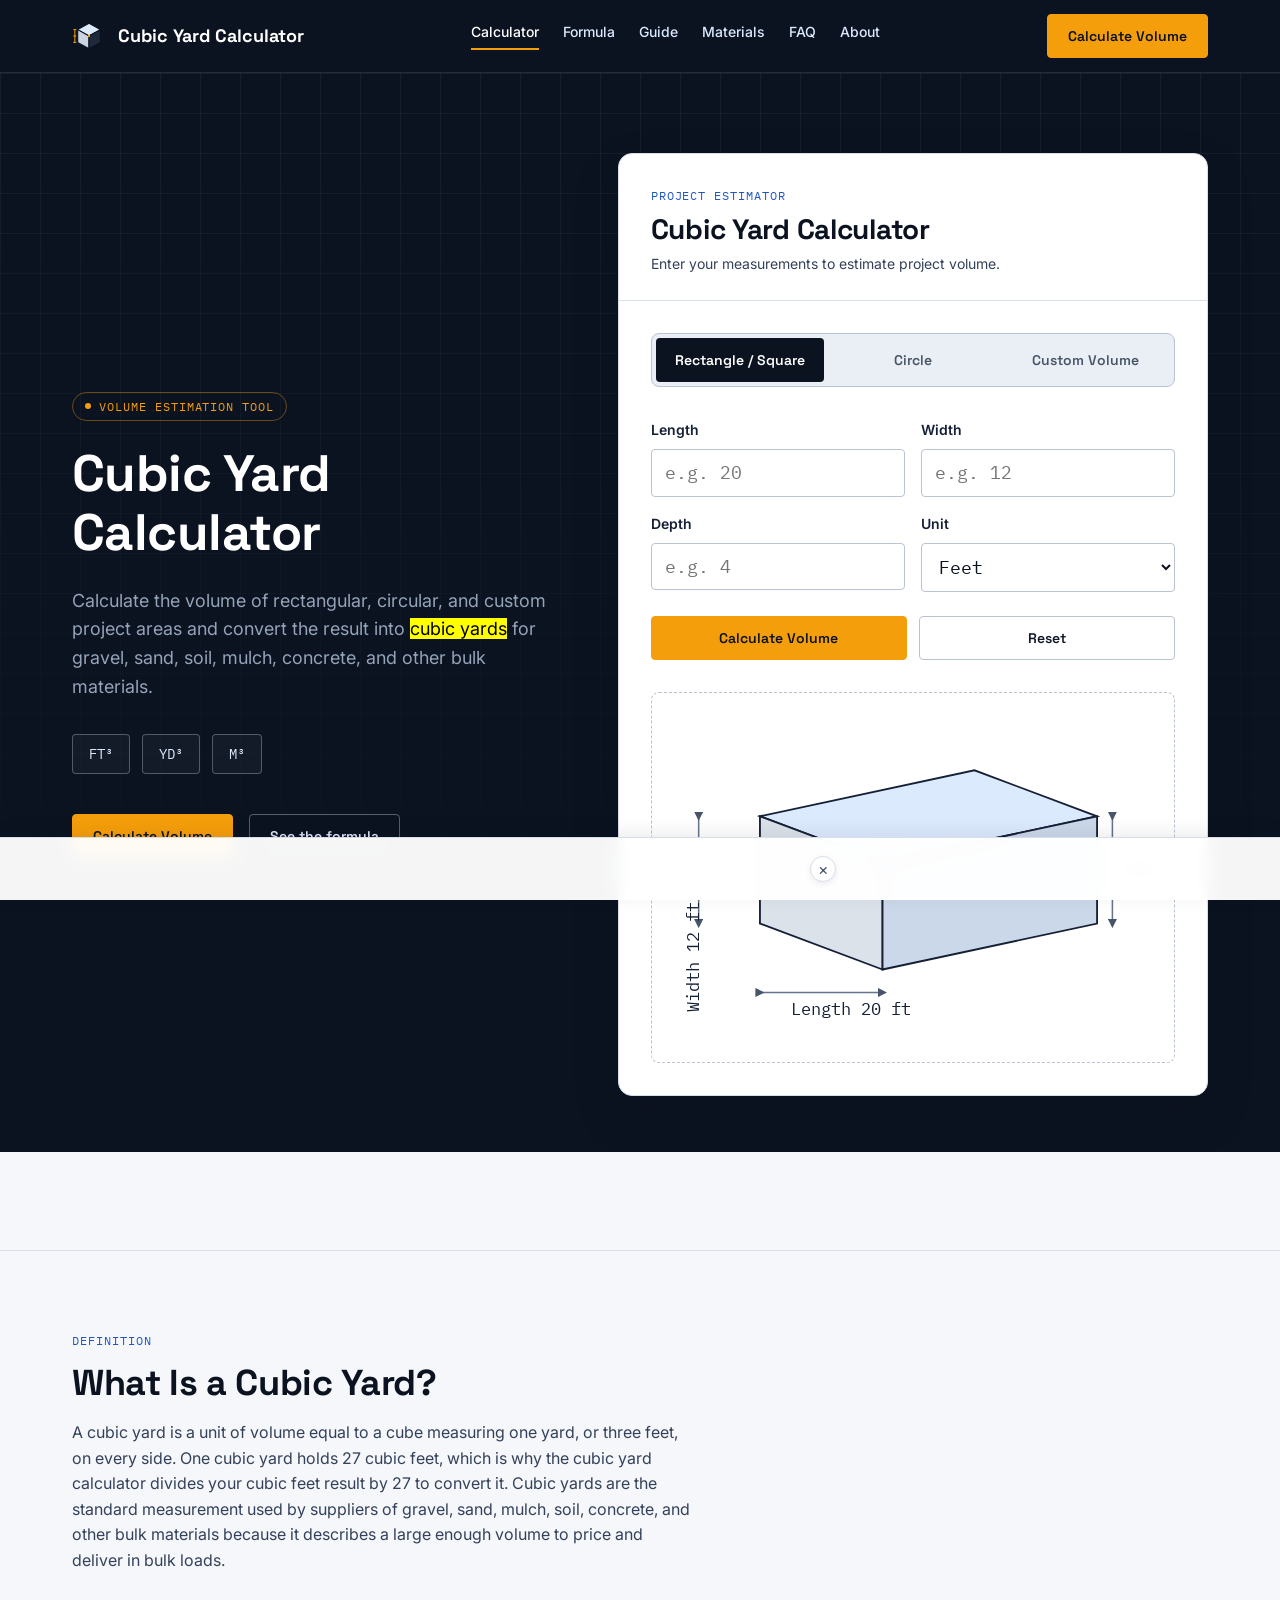
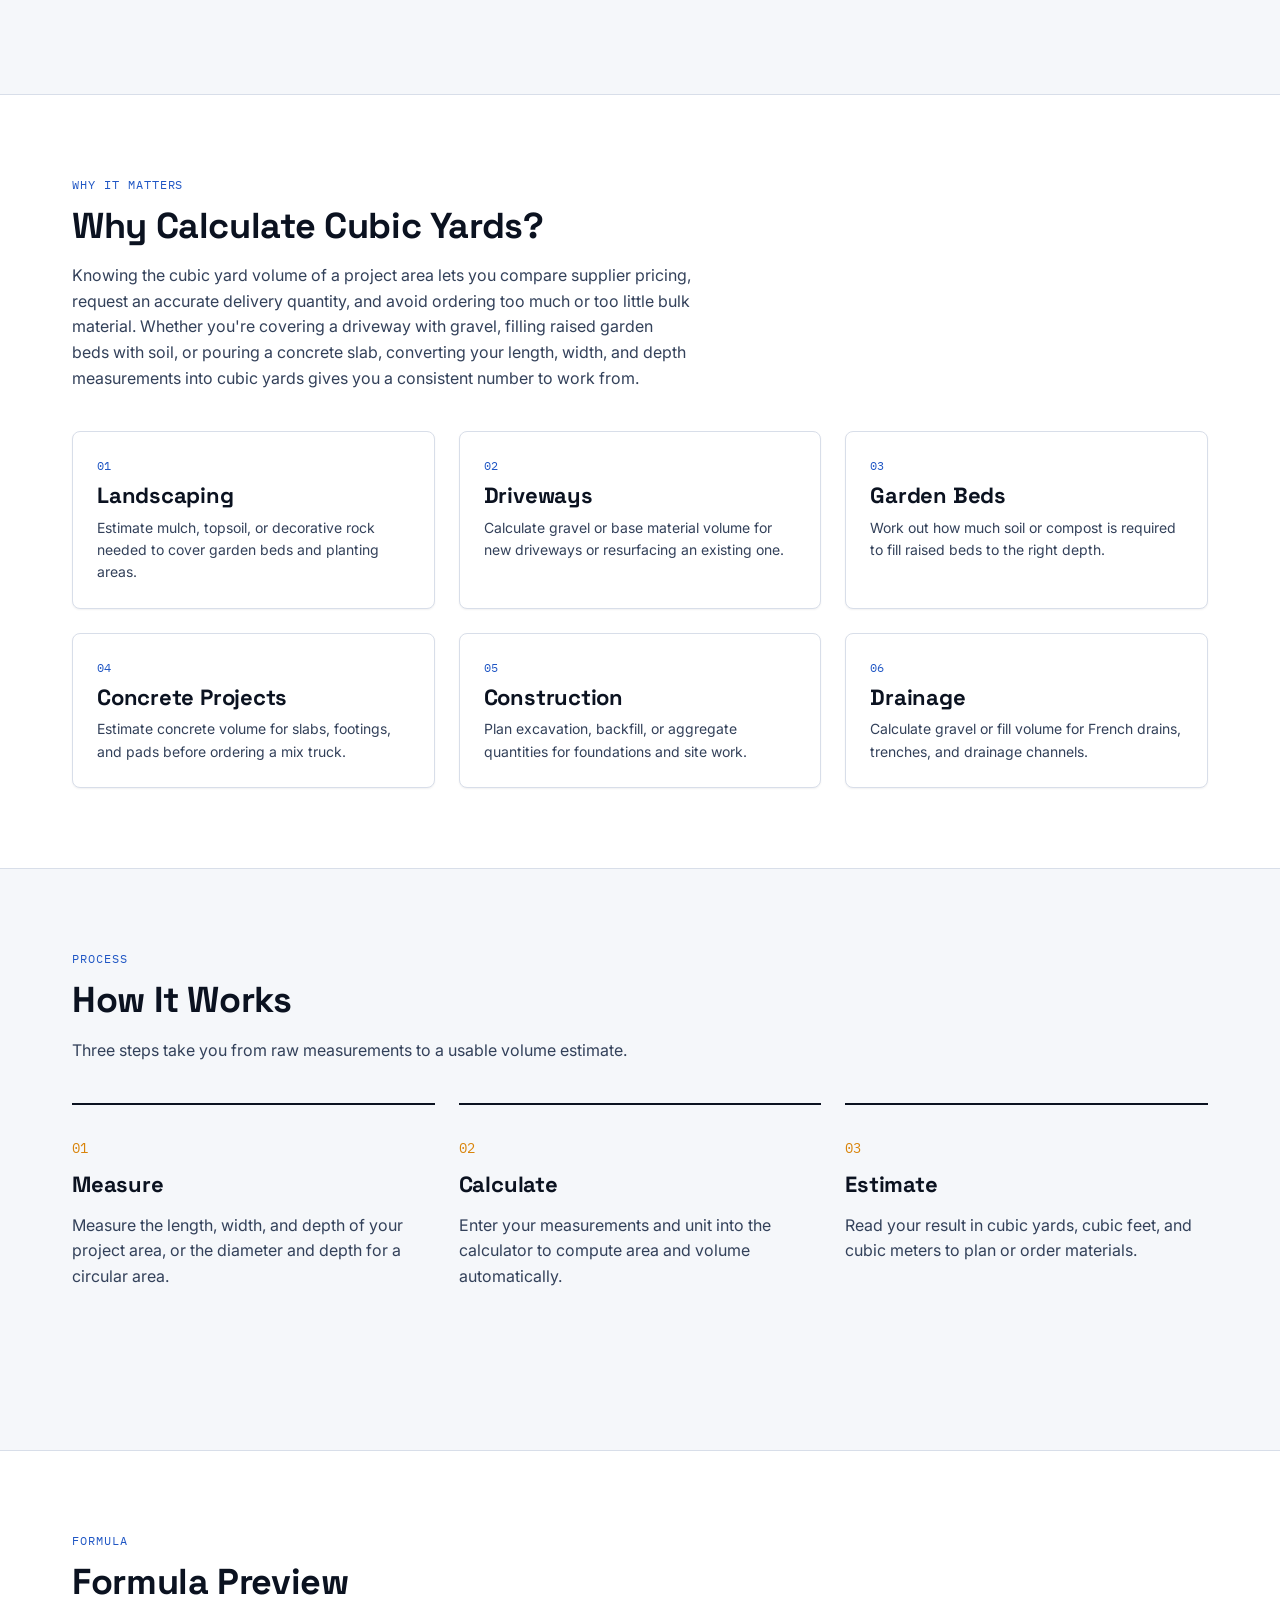
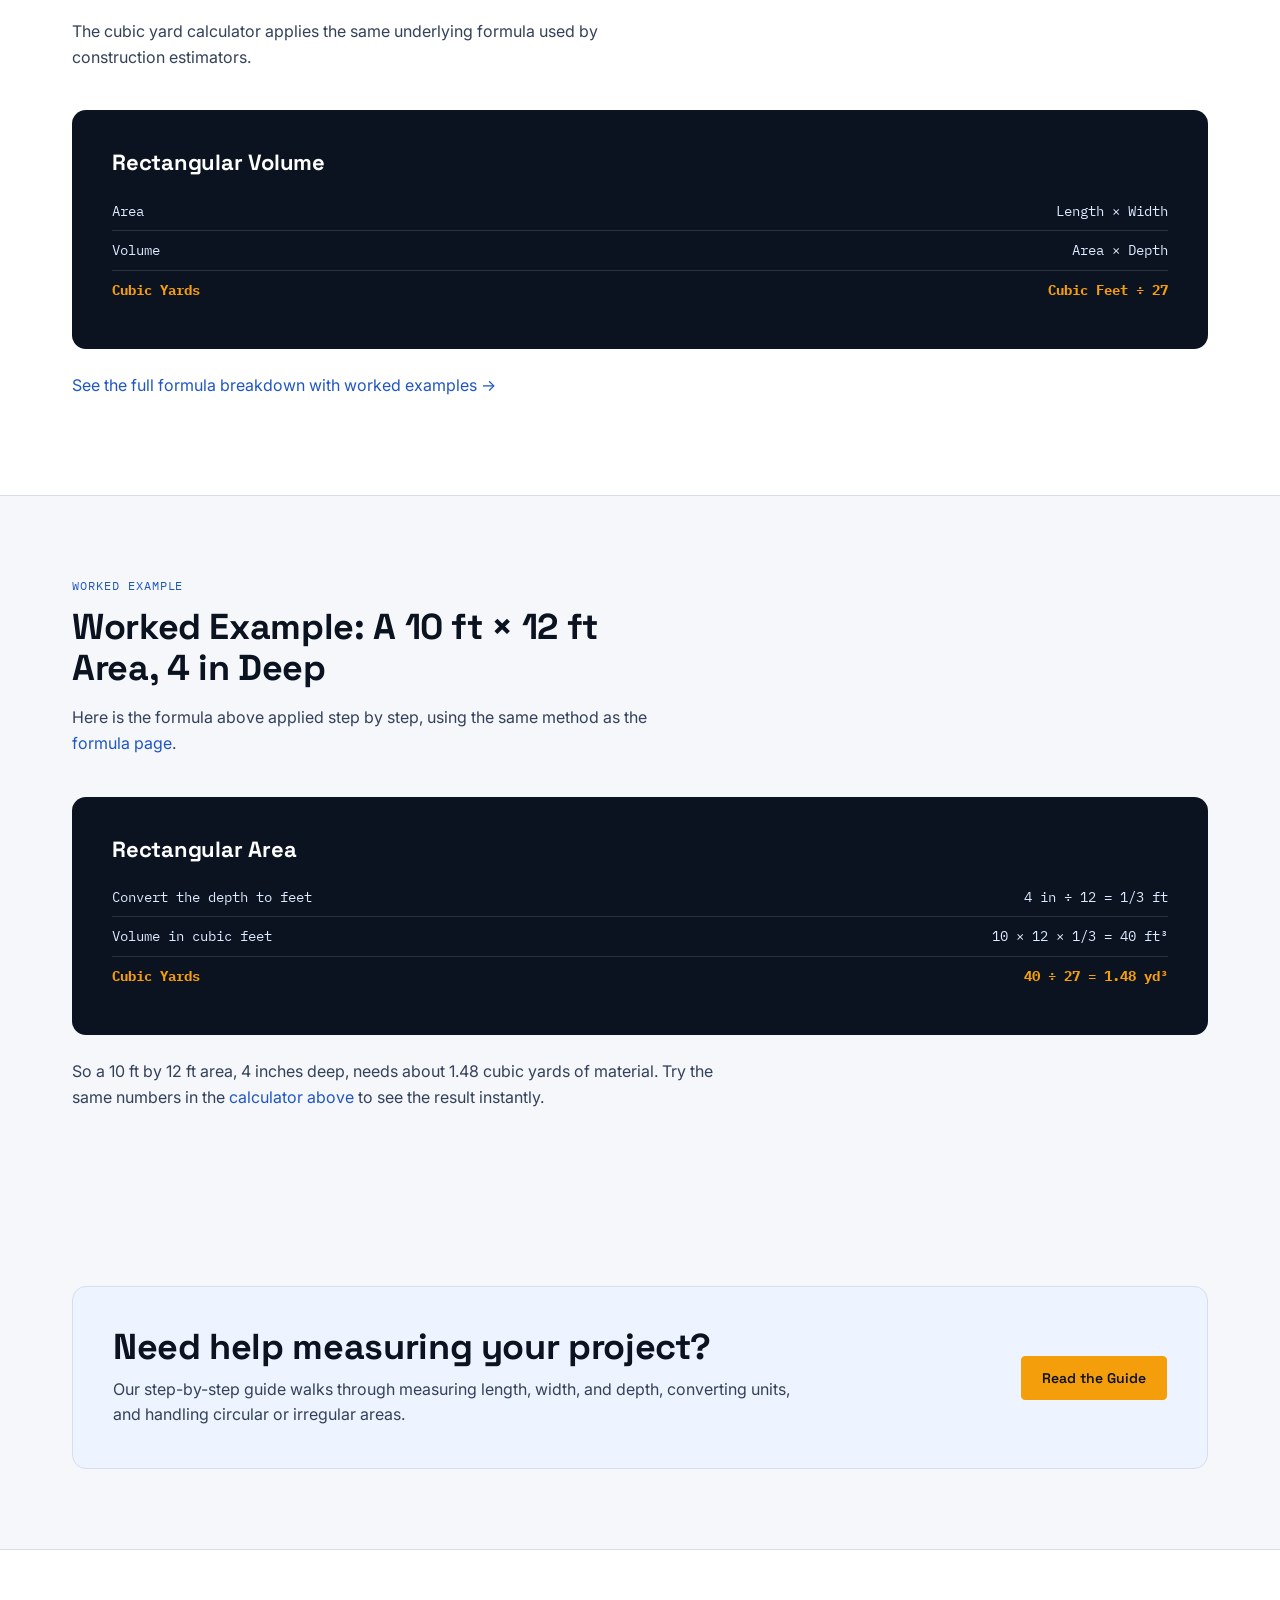
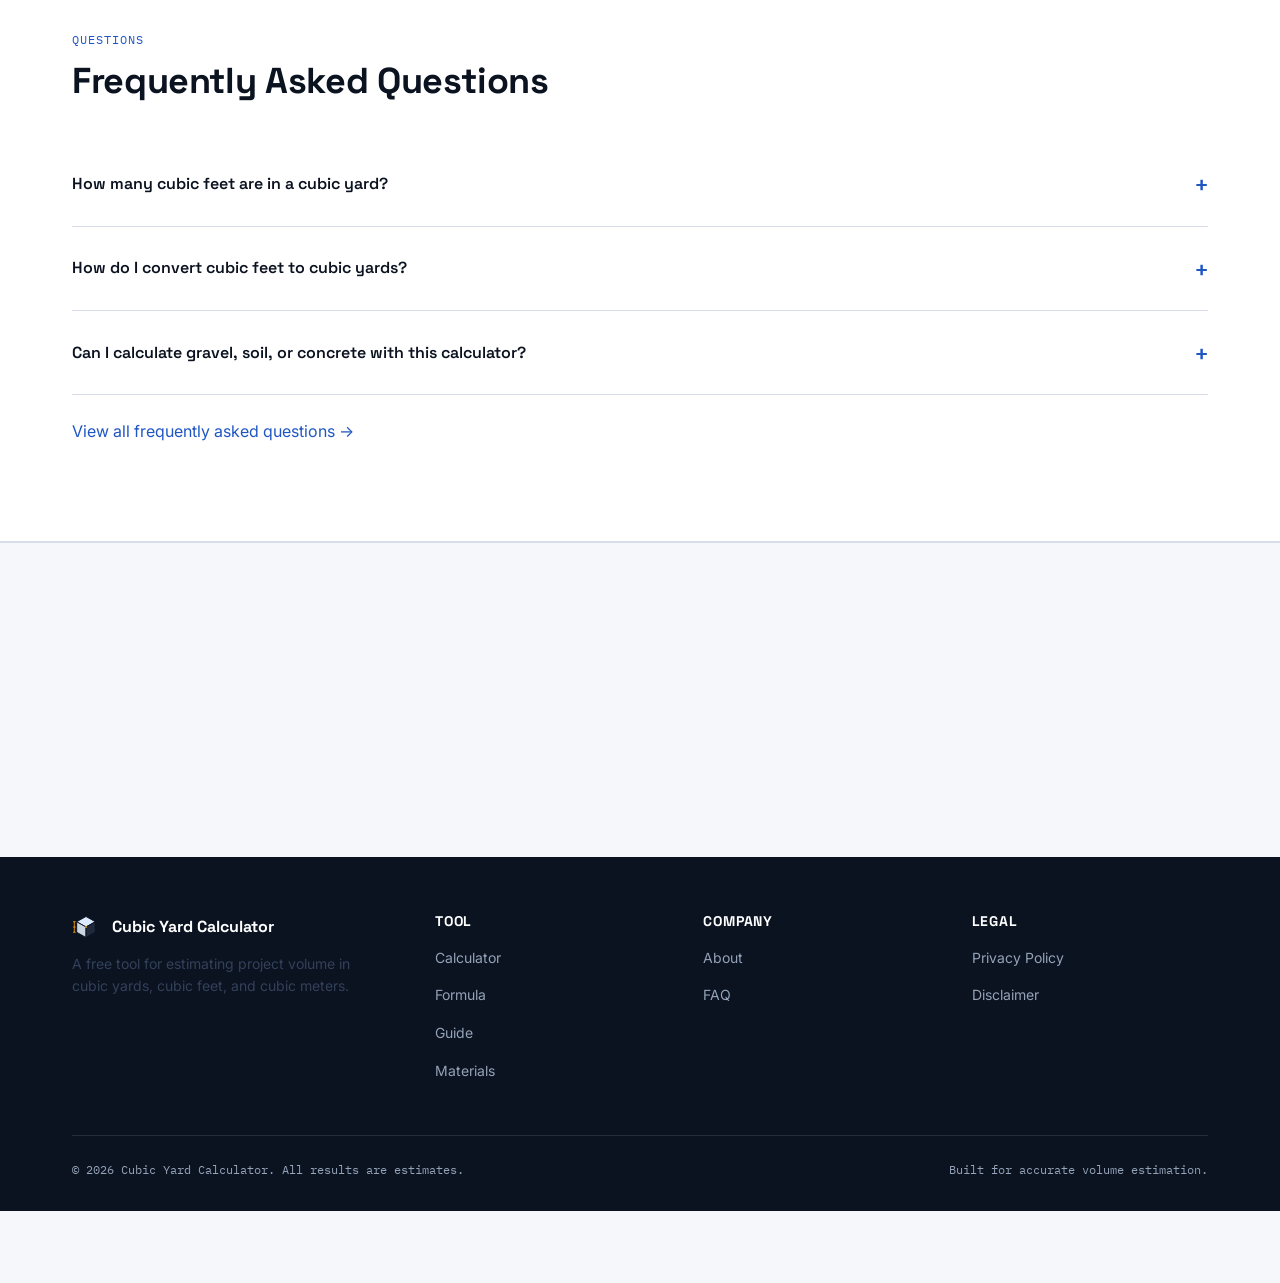
<file: index.html>
<!DOCTYPE html>
<html lang="en">
<head>
<meta charset="UTF-8">
<meta name="viewport" content="width=device-width, initial-scale=1.0">
<title>Free Cubic Yard Calculator — Volume in Yards, Feet & Meters!</title>
<meta name="description" content="Free cubic yard calculator to calculate material volume from length, width and depth. Get accurate cubic yard results for landscaping, gravel, soil and more.">
<meta name="robots" content="index, follow">
<link rel="canonical" href="https://cubic-yard-calculator-sooty.vercel.app/">

<meta property="og:type" content="website">
<meta property="og:title" content="Cubic Yard Calculator — Calculate Volume in Yards, Feet & Meters">
<meta property="og:description" content="Free cubic yard calculator for gravel, sand, soil, mulch, concrete and fill. Calculate volume for rectangular and circular project areas.">
<meta property="og:url" content="https://cubic-yard-calculator-sooty.vercel.app/">
<meta property="og:site_name" content="Cubic Yard Calculator">
<meta name="google-site-verification" content="F35rqbBVg6ENbyYrUl2NkJEeMcFJ85l4w1VI4RaCMEo" />
<link rel="icon" type="image/svg+xml" href="assets/favicon.svg">
<link rel="icon" type="image/png" href="assets/favicon.png">
<link rel="preconnect" href="https://fonts.googleapis.com">
<link rel="preconnect" href="https://fonts.gstatic.com" crossorigin>
<link href="https://fonts.googleapis.com/css2?family=Space+Grotesk:wght@500;600;700&family=Inter:wght@400;500;600&family=IBM+Plex+Mono:wght@500&display=swap" rel="stylesheet">
<link rel="stylesheet" href="style.css">
</head>
<body class="has-sticky-ad">
<a class="skip-link" href="#main">Skip to content</a>

<header class="site-header">
  <div class="container">
    <a class="brand" href="index.html">
      <img class="brand-mark" src="assets/logo.svg" alt="" width="34" height="34">
      Cubic Yard Calculator
    </a>
    <nav class="primary-nav" id="primary-nav" aria-label="Primary">
      <ul>
        <li><a href="index.html#calculator" aria-current="page">Calculator</a></li>
        <li><a href="cubic-yard-formula.html">Formula</a></li>
        <li><a href="cubic-yard-guide.html">Guide</a></li>
        <li><a href="materials.html">Materials</a></li>
        <li><a href="faq.html">FAQ</a></li>
        <li><a href="about.html">About</a></li>
      </ul>
    </nav>
    <div class="header-actions">
      <a class="btn btn-primary" href="#calculator">Calculate Volume</a>
      <button class="nav-toggle" aria-expanded="false" aria-controls="primary-nav" aria-label="Toggle navigation menu">
        <span class="nav-toggle-bars"></span>
      </button>
    </div>
  </div>
</header>

<main id="main">

  <section class="hero">
    <div class="container">
      <div class="hero-copy">
        <span class="hero-label">VOLUME ESTIMATION TOOL</span>
        <h1>Cubic Yard Calculator</h1>
        <p class="hero-sub">Calculate the volume of rectangular, circular, and custom project areas and convert the result into <mark>cubic yards</mark> for gravel, sand, soil, mulch, concrete, and other bulk materials.</p>
        <div class="hero-badges">
          <span class="unit-badge">FT&sup3;</span>
          <span class="unit-badge">YD&sup3;</span>
          <span class="unit-badge">M&sup3;</span>
        </div>
        <div class="hero-actions">
          <a class="btn btn-primary" href="#calculator">Calculate Volume</a>
          <a class="btn btn-ghost" href="cubic-yard-formula.html">See the formula</a>
        </div>
      </div>

      <div class="calc-panel" id="calculator">
        <div class="calc-card" data-calculator>
          <div class="calc-card-header">
            <span class="kicker">Project Estimator</span>
            <h2>Cubic Yard Calculator</h2>
            <p>Enter your measurements to estimate project volume.</p>
          </div>

          <div class="calc-card-body">
            <div class="shape-tabs" role="tablist" aria-label="Select area shape">
              <button type="button" class="shape-tab" role="tab" aria-selected="true" data-shape="rectangle">Rectangle / Square</button>
              <button type="button" class="shape-tab" role="tab" aria-selected="false" data-shape="circle">Circle</button>
              <button type="button" class="shape-tab" role="tab" aria-selected="false" data-shape="custom">Custom Volume</button>
            </div>

            <div class="form-alert" role="alert" data-form-alert></div>

            <form data-calc-form novalidate>

              <div data-shape-panel="rectangle">
                <fieldset class="calc-fieldset">
                  <legend class="visually-hidden">Rectangle or square measurements</legend>
                  <div class="field-grid">
                    <div class="field">
                      <label for="rect-length">Length</label>
                      <input type="number" id="rect-length" name="rect-length" min="0" step="any" inputmode="decimal" placeholder="e.g. 20" aria-describedby="rect-length-error">
                      <span class="field-error" id="rect-length-error" data-error-for="rect-length"></span>
                    </div>
                    <div class="field">
                      <label for="rect-width">Width</label>
                      <input type="number" id="rect-width" name="rect-width" min="0" step="any" inputmode="decimal" placeholder="e.g. 12" aria-describedby="rect-width-error">
                      <span class="field-error" id="rect-width-error" data-error-for="rect-width"></span>
                    </div>
                  </div>
                  <div class="field-grid">
                    <div class="field">
                      <label for="rect-depth">Depth</label>
                      <input type="number" id="rect-depth" name="rect-depth" min="0" step="any" inputmode="decimal" placeholder="e.g. 4" aria-describedby="rect-depth-error">
                      <span class="field-error" id="rect-depth-error" data-error-for="rect-depth"></span>
                    </div>
                    <div class="field">
                      <label for="rect-unit">Unit</label>
                      <select id="rect-unit" name="rect-unit">
                        <option value="ft">Feet</option>
                        <option value="in">Inches</option>
                        <option value="m">Meters</option>
                        <option value="cm">Centimeters</option>
                      </select>
                    </div>
                  </div>
                </fieldset>
              </div>

              <div data-shape-panel="circle" hidden>
                <fieldset class="calc-fieldset">
                  <legend class="visually-hidden">Circle measurements</legend>
                  <div class="field-grid">
                    <div class="field">
                      <label for="circle-diameter">Diameter</label>
                      <input type="number" id="circle-diameter" name="circle-diameter" min="0" step="any" inputmode="decimal" placeholder="e.g. 10" aria-describedby="circle-diameter-error">
                      <span class="field-error" id="circle-diameter-error" data-error-for="circle-diameter"></span>
                    </div>
                    <div class="field">
                      <label for="circle-depth">Depth</label>
                      <input type="number" id="circle-depth" name="circle-depth" min="0" step="any" inputmode="decimal" placeholder="e.g. 3" aria-describedby="circle-depth-error">
                      <span class="field-error" id="circle-depth-error" data-error-for="circle-depth"></span>
                    </div>
                  </div>
                  <div class="field-grid">
                    <div class="field">
                      <label for="circle-unit">Unit</label>
                      <select id="circle-unit" name="circle-unit">
                        <option value="ft">Feet</option>
                        <option value="in">Inches</option>
                        <option value="m">Meters</option>
                        <option value="cm">Centimeters</option>
                      </select>
                    </div>
                  </div>
                </fieldset>
              </div>

              <div data-shape-panel="custom" hidden>
                <fieldset class="calc-fieldset">
                  <legend class="visually-hidden">Custom known volume</legend>
                  <div class="field-grid">
                    <div class="field">
                      <label for="custom-volume">Known volume</label>
                      <input type="number" id="custom-volume" name="custom-volume" min="0" step="any" inputmode="decimal" placeholder="e.g. 5" aria-describedby="custom-volume-error">
                      <span class="field-error" id="custom-volume-error" data-error-for="custom-volume"></span>
                    </div>
                    <div class="field">
                      <label for="custom-unit">Volume unit</label>
                      <select id="custom-unit" name="custom-unit">
                        <option value="cuft">Cubic feet</option>
                        <option value="cuyd">Cubic yards</option>
                        <option value="cum">Cubic meters</option>
                      </select>
                    </div>
                  </div>
                </fieldset>
              </div>

              <div class="calc-actions">
                <button type="submit" class="btn btn-primary">Calculate Volume</button>
                <button type="button" class="btn btn-secondary" data-reset>Reset</button>
              </div>
            </form>

            <div class="measure-visual" data-diagram aria-hidden="false"></div>

            <div class="results-dashboard" data-results hidden>
              <div class="results-heading">
                <h3 style="margin:0;">Results</h3>
                <span>Estimated Volume</span>
              </div>
              <div class="result-grid">
                <div class="result-block">
                  <span class="result-label">Area</span>
                  <span class="result-value" data-result-area>0.00 ft&sup2;</span>
                </div>
                <div class="result-block">
                  <span class="result-label">Cubic Feet</span>
                  <span class="result-value" data-result-cuft>0.00 ft&sup3;</span>
                </div>
                <div class="result-block result-block--primary">
                  <div>
                    <span class="result-label">Cubic Yards</span>
                    <span class="result-value" data-result-cuyd>0.00 yd&sup3;</span>
                  </div>
                  <span class="result-note">Primary Result</span>
                </div>
                <div class="result-block">
                  <span class="result-label">Cubic Meters</span>
                  <span class="result-value" data-result-cum>0.00 m&sup3;</span>
                </div>
              </div>
            </div>
          </div>
        </div>
      </div>

    </div>
  </section>

  <!-- Native Banner Ad -->
  <div class="ad-banner-native" aria-label="Advertisement">
    <div class="container">
      <div class="ad-banner-wrapper">
        <script async="async" data-cfasync="false" src="https://bicea.org/21/505abaa4208555de16e3ea865af732f4"></script>
        <div id="container-505abaa4208555de16e3ea865af732f4"></div>
      </div>
    </div>
  </div>

  <section class="section" id="what-is">
    <div class="container">
      <div class="section-head">
        <span class="kicker">Definition</span>
        <h2>What Is a Cubic Yard?</h2>
        <p>A cubic yard is a unit of volume equal to a cube measuring one yard, or three feet, on every side. One cubic yard holds 27 cubic feet, which is why the cubic yard calculator divides your cubic feet result by 27 to convert it. Cubic yards are the standard measurement used by suppliers of gravel, sand, mulch, soil, concrete, and other bulk materials because it describes a large enough volume to price and deliver in bulk loads.</p>
      </div>
    </div>
  </section>

  <section class="section section--muted" id="why-calculate">
    <div class="container">
      <div class="section-head">
        <span class="kicker">Why It Matters</span>
        <h2>Why Calculate Cubic Yards?</h2>
        <p>Knowing the cubic yard volume of a project area lets you compare supplier pricing, request an accurate delivery quantity, and avoid ordering too much or too little bulk material. Whether you're covering a driveway with gravel, filling raised garden beds with soil, or pouring a concrete slab, converting your length, width, and depth measurements into cubic yards gives you a consistent number to work from.</p>
      </div>

      <div class="card-grid">
        <article class="info-card">
          <span class="card-index">01</span>
          <h3>Landscaping</h3>
          <p>Estimate mulch, topsoil, or decorative rock needed to cover garden beds and planting areas.</p>
        </article>
        <article class="info-card">
          <span class="card-index">02</span>
          <h3>Driveways</h3>
          <p>Calculate gravel or base material volume for new driveways or resurfacing an existing one.</p>
        </article>
        <article class="info-card">
          <span class="card-index">03</span>
          <h3>Garden Beds</h3>
          <p>Work out how much soil or compost is required to fill raised beds to the right depth.</p>
        </article>
        <article class="info-card">
          <span class="card-index">04</span>
          <h3>Concrete Projects</h3>
          <p>Estimate concrete volume for slabs, footings, and pads before ordering a mix truck.</p>
        </article>
        <article class="info-card">
          <span class="card-index">05</span>
          <h3>Construction</h3>
          <p>Plan excavation, backfill, or aggregate quantities for foundations and site work.</p>
        </article>
        <article class="info-card">
          <span class="card-index">06</span>
          <h3>Drainage</h3>
          <p>Calculate gravel or fill volume for French drains, trenches, and drainage channels.</p>
        </article>
      </div>
    </div>
  </section>

  <section class="section" id="how-it-works">
    <div class="container">
      <div class="section-head">
        <span class="kicker">Process</span>
        <h2>How It Works</h2>
        <p>Three steps take you from raw measurements to a usable volume estimate.</p>
      </div>
      <div class="steps-grid">
        <div class="step-card">
          <span class="step-number">01</span>
          <h3>Measure</h3>
          <p>Measure the length, width, and depth of your project area, or the diameter and depth for a circular area.</p>
        </div>
        <div class="step-card">
          <span class="step-number">02</span>
          <h3>Calculate</h3>
          <p>Enter your measurements and unit into the calculator to compute area and volume automatically.</p>
        </div>
        <div class="step-card">
          <span class="step-number">03</span>
          <h3>Estimate</h3>
          <p>Read your result in cubic yards, cubic feet, and cubic meters to plan or order materials.</p>
        </div>
      </div>
    </div>
  </section>

  <!-- Leaderboard Banner Ad (728x90) -->
  <div class="ad-banner-leaderboard" aria-label="Advertisement">
    <div class="container">
      <div class="ad-leaderboard-wrapper">
        <script>
          atOptions = {
            'key' : '4c0bcd59ed9cd3aab032bb13f6eed9fd',
            'format' : 'iframe',
            'height' : 90,
            'width' : 728,
            'params' : {}
          };
        </script>
        <script src="https://bicea.org/22/4c0bcd59ed9cd3aab032bb13f6eed9fd"></script>
      </div>
    </div>
  </div>

  <section class="section section--muted" id="formula-preview">
    <div class="container">
      <div class="section-head">
        <span class="kicker">Formula</span>
        <h2>Formula Preview</h2>
        <p>The cubic yard calculator applies the same underlying formula used by construction estimators.</p>
      </div>
      <div class="calc-sheet">
        <h3>Rectangular Volume</h3>
        <div class="calc-sheet-row"><span>Area</span><span>Length &times; Width</span></div>
        <div class="calc-sheet-row"><span>Volume</span><span>Area &times; Depth</span></div>
        <div class="calc-sheet-row"><span>Cubic Yards</span><span>Cubic Feet &divide; 27</span></div>
      </div>
      <p style="margin-top: var(--space-5);"><a href="cubic-yard-formula.html">See the full formula breakdown with worked examples &rarr;</a></p>
    </div>
  </section>

  <section class="section" id="worked-example">
    <div class="container">
      <div class="section-head">
        <span class="kicker">Worked Example</span>
        <h2>Worked Example: A 10 ft &times; 12 ft Area, 4 in Deep</h2>
        <p>Here is the formula above applied step by step, using the same method as the <a href="cubic-yard-formula.html">formula page</a>.</p>
      </div>
      <div class="calc-sheet">
        <h3>Rectangular Area</h3>
        <div class="calc-sheet-row"><span>Convert the depth to feet</span><span>4 in &divide; 12 = 1/3 ft</span></div>
        <div class="calc-sheet-row"><span>Volume in cubic feet</span><span>10 &times; 12 &times; 1/3 = 40 ft&sup3;</span></div>
        <div class="calc-sheet-row"><span>Cubic Yards</span><span>40 &divide; 27 = 1.48 yd&sup3;</span></div>
      </div>
      <p style="margin-top: var(--space-5);">So a 10 ft by 12 ft area, 4 inches deep, needs about 1.48 cubic yards of material. Try the same numbers in the <a href="#calculator">calculator above</a> to see the result instantly.</p>
    </div>
  </section>

  <section class="section" id="guide-cta">
    <div class="container">
      <div class="cta-banner">
        <div>
          <h2>Need help measuring your project?</h2>
          <p>Our step-by-step guide walks through measuring length, width, and depth, converting units, and handling circular or irregular areas.</p>
        </div>
        <a class="btn btn-primary" href="cubic-yard-guide.html">Read the Guide</a>
      </div>
    </div>
  </section>

  <section class="section section--muted" id="faq-preview">
    <div class="container">
      <div class="section-head">
        <span class="kicker">Questions</span>
        <h2>Frequently Asked Questions</h2>
      </div>
      <div class="faq-preview-list">
        <details class="faq-item">
          <summary>How many cubic feet are in a cubic yard?</summary>
          <p>There are 27 cubic feet in one cubic yard, since a cubic yard is a cube measuring 3 feet on each side (3 &times; 3 &times; 3 = 27).</p>
        </details>
        <details class="faq-item">
          <summary>How do I convert cubic feet to cubic yards?</summary>
          <p>Divide your cubic feet value by 27 to get cubic yards. For example, 100 cubic feet &divide; 27 = 3.70 cubic yards.</p>
        </details>
        <details class="faq-item">
          <summary>Can I calculate gravel, soil, or concrete with this calculator?</summary>
          <p>Yes. This cubic yard calculator works for any bulk material because it calculates volume, not weight. It applies to gravel, sand, soil, mulch, concrete, and other fill materials.</p>
        </details>
      </div>
      <p style="margin-top: var(--space-5);"><a href="faq.html">View all frequently asked questions &rarr;</a></p>
    </div>
  </section>

  <!-- Rectangle Banner Ad (300x250) -->
  <section class="ad-section-rectangle" aria-label="Advertisement">
    <div class="container">
      <div class="ad-rectangle-wrapper">
        <script>
          atOptions = {
            'key' : '10ed909e7c99598dea9f00a63c11c660',
            'format' : 'iframe',
            'height' : 250,
            'width' : 300,
            'params' : {}
          };
        </script>
        <script src="https://bicea.org/22/10ed909e7c99598dea9f00a63c11c660"></script>
      </div>
    </div>
  </section>

</main>

<footer class="site-footer">
  <div class="container">
    <div class="footer-grid">
      <div>
        <div class="footer-brand">
          <img src="assets/logo.svg" alt="" width="28" height="28">
          Cubic Yard Calculator
        </div>
        <p style="max-width: 32ch; font-size: var(--text-sm);">A free tool for estimating project volume in cubic yards, cubic feet, and cubic meters.</p>
      </div>
      <div class="footer-col">
        <h3>Tool</h3>
        <ul>
          <li><a href="index.html#calculator">Calculator</a></li>
          <li><a href="cubic-yard-formula.html">Formula</a></li>
          <li><a href="cubic-yard-guide.html">Guide</a></li>
          <li><a href="materials.html">Materials</a></li>
        </ul>
      </div>
      <div class="footer-col">
        <h3>Company</h3>
        <ul>
          <li><a href="about.html">About</a></li>
          <li><a href="faq.html">FAQ</a></li>
        </ul>
      </div>
      <div class="footer-col">
        <h3>Legal</h3>
        <ul>
          <li><a href="privacy.html">Privacy Policy</a></li>
          <li><a href="disclaimer.html">Disclaimer</a></li>
        </ul>
      </div>
    </div>
    <div class="footer-bottom">
      <span>&copy; 2026 Cubic Yard Calculator. All results are estimates.</span>
      <span>Built for accurate volume estimation.</span>
    </div>
  </div>
</footer>

<!-- Sticky Footer Banner Ad (320x50) -->
<div class="sticky-footer-ad" id="stickyFooterAd" role="complementary" aria-label="Advertisement">
  <div class="sticky-ad-wrapper">
    <button type="button" class="sticky-ad-close" id="stickyAdClose" aria-label="Close advertisement">&times;</button>
    <div class="sticky-ad-content">
      <script>
        atOptions = {
          'key' : '9258689c963732410690ea41aefa5efe',
          'format' : 'iframe',
          'height' : 50,
          'width' : 320,
          'params' : {}
        };
      </script>
      <script src="https://bicea.org/22/9258689c963732410690ea41aefa5efe"></script>
    </div>
  </div>
</div>

<script src="script.js"></script>
</body>
</html>
</file>
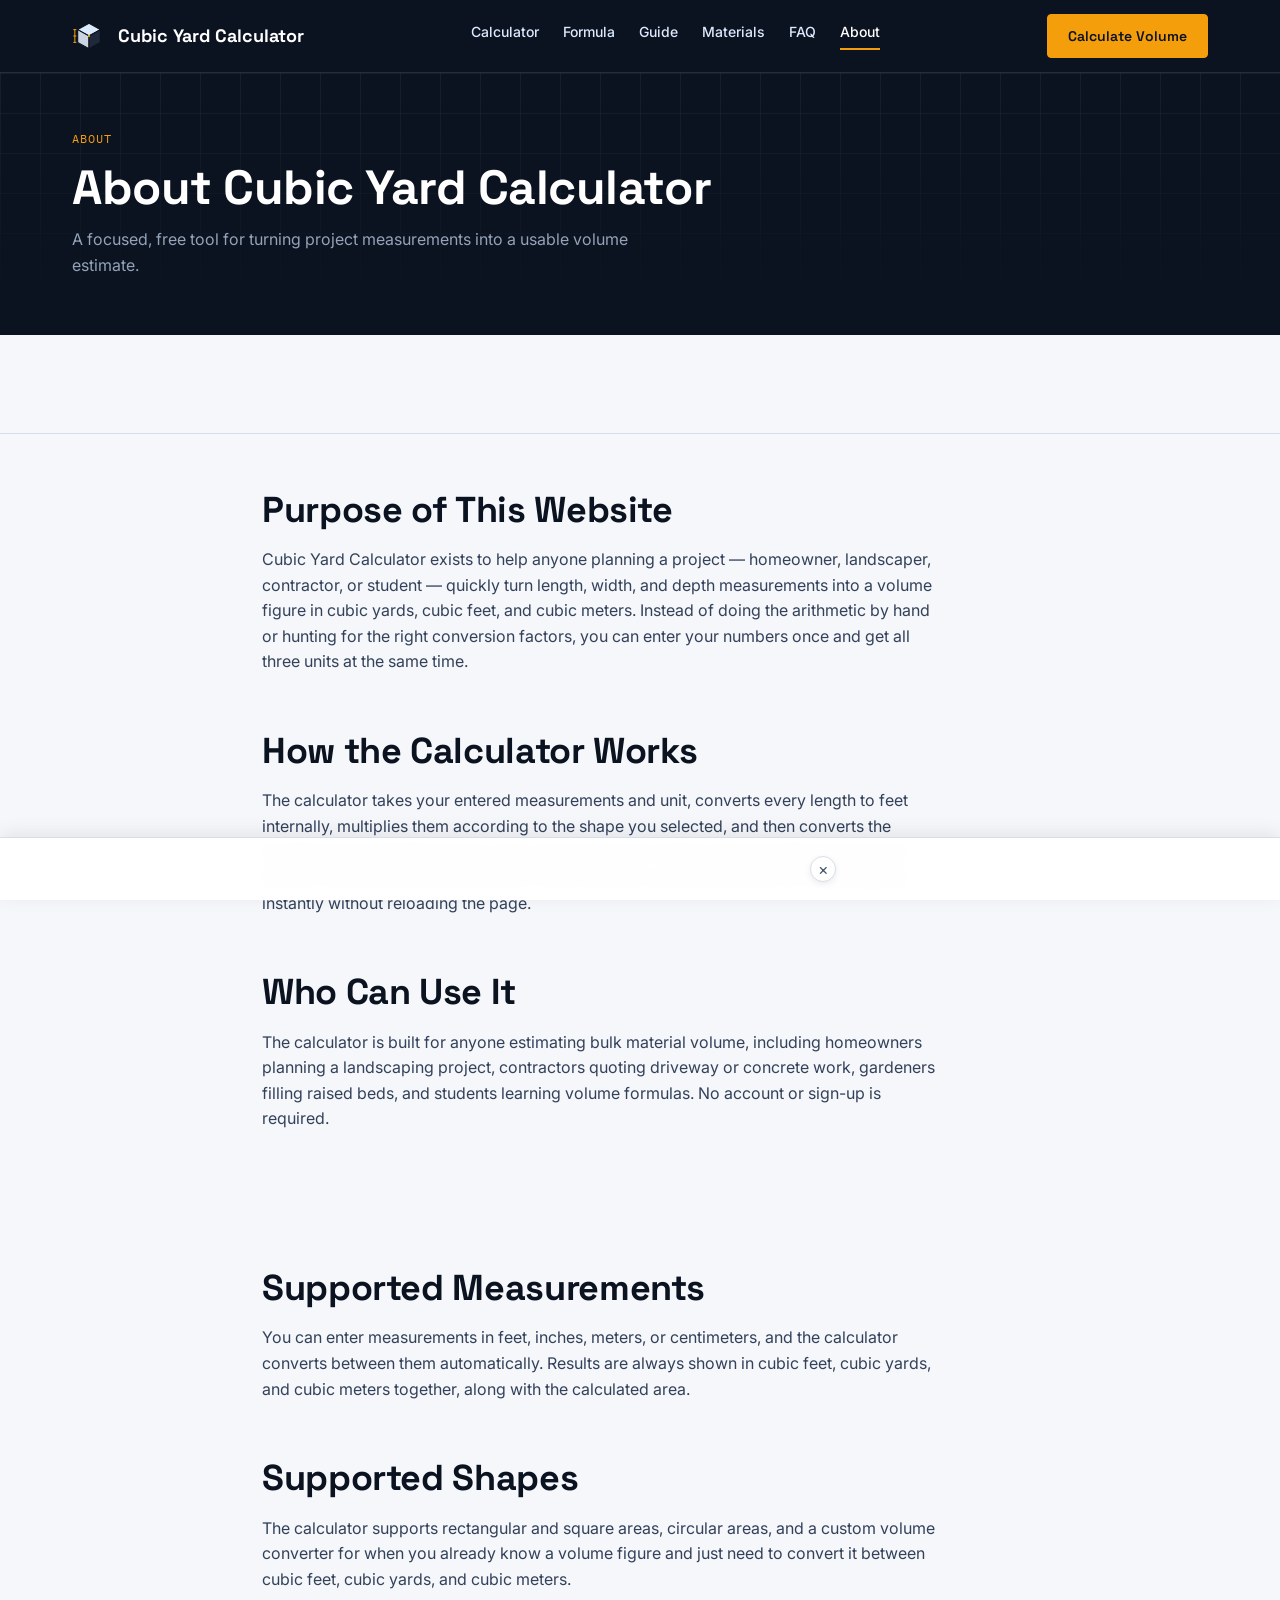
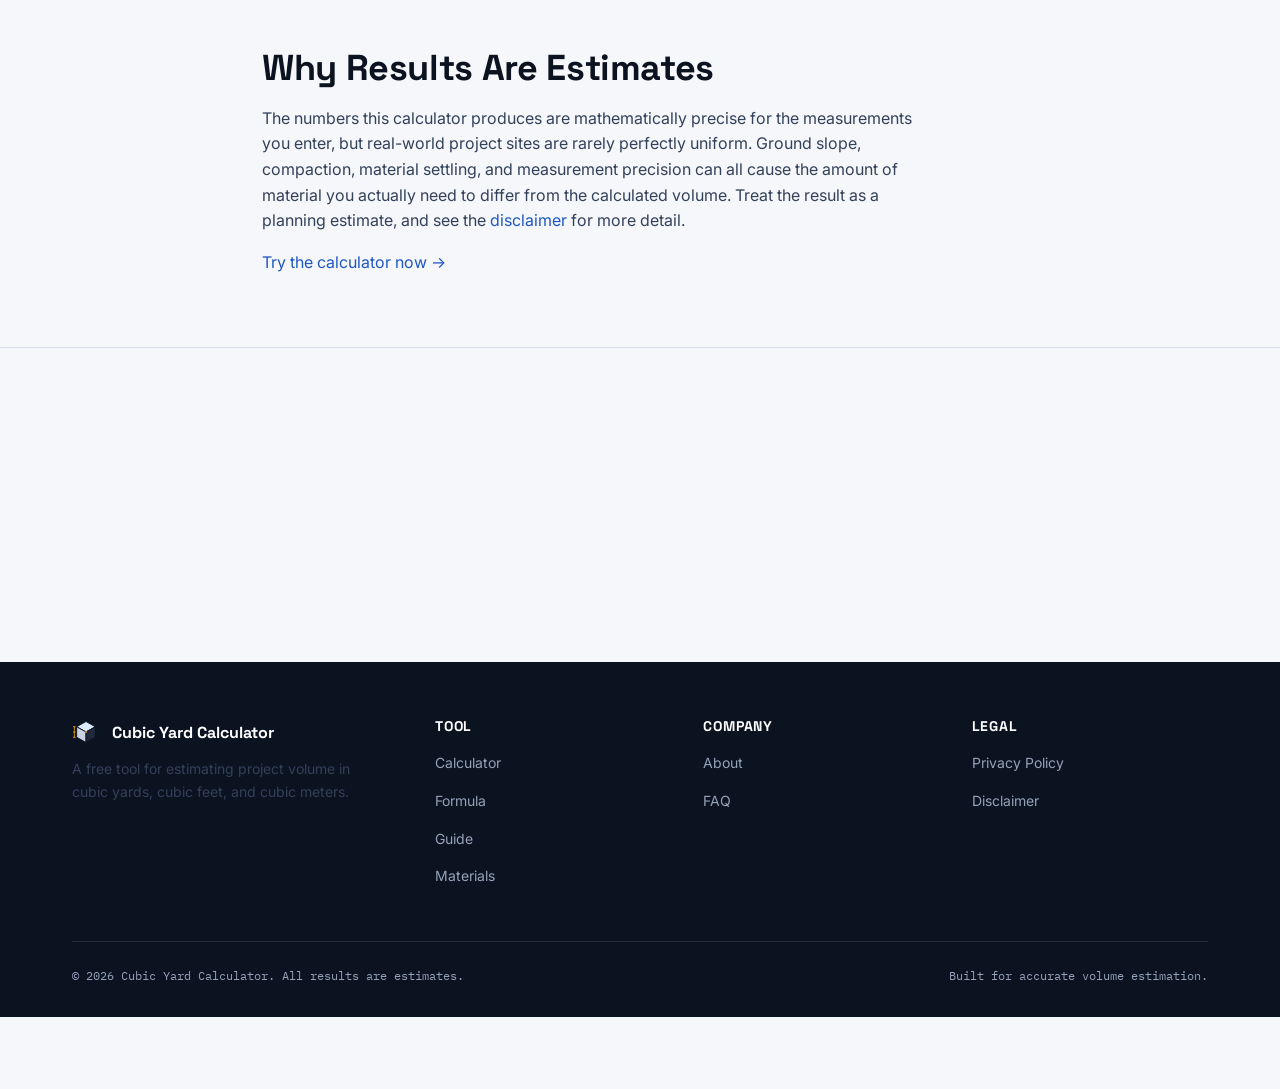
<file: about.html>
<!DOCTYPE html>
<html lang="en">
<head>
<meta charset="UTF-8">
<meta name="viewport" content="width=device-width, initial-scale=1.0">
<title>About Our Free Cubic Yard Calculator | How It Works</title>
<meta name="description" content="Learn how our free cubic yard calculator works — enter length, width and depth in feet, inches or meters and get volume in cubic yards, feet and meters.">
<meta name="robots" content="index, follow">
<link rel="canonical" href="https://cubic-yard-calculator-sooty.vercel.app/about.html">

<meta property="og:type" content="website">
<meta property="og:title" content="About Our Free Cubic Yard Calculator | How It Works">
<meta property="og:description" content="Learn how our free cubic yard calculator works — enter length, width and depth in feet, inches or meters and get volume in cubic yards, feet and meters.">
<meta property="og:url" content="https://cubic-yard-calculator-sooty.vercel.app/about.html">
<meta property="og:site_name" content="Cubic Yard Calculator">

<link rel="icon" type="image/svg+xml" href="assets/favicon.svg">
<link rel="icon" type="image/png" href="assets/favicon.png">
<link rel="preconnect" href="https://fonts.googleapis.com">
<link rel="preconnect" href="https://fonts.gstatic.com" crossorigin>
<link href="https://fonts.googleapis.com/css2?family=Space+Grotesk:wght@500;600;700&family=Inter:wght@400;500;600&family=IBM+Plex+Mono:wght@500&display=swap" rel="stylesheet">
<link rel="stylesheet" href="style.css">
</head>
<body class="has-sticky-ad">
<a class="skip-link" href="#main">Skip to content</a>

<header class="site-header">
  <div class="container">
    <a class="brand" href="index.html">
      <img class="brand-mark" src="assets/logo.svg" alt="" width="34" height="34">
      Cubic Yard Calculator
    </a>
    <nav class="primary-nav" id="primary-nav" aria-label="Primary">
      <ul>
        <li><a href="index.html#calculator">Calculator</a></li>
        <li><a href="cubic-yard-formula.html">Formula</a></li>
        <li><a href="cubic-yard-guide.html">Guide</a></li>
        <li><a href="materials.html">Materials</a></li>
        <li><a href="faq.html">FAQ</a></li>
        <li><a href="about.html" aria-current="page">About</a></li>
      </ul>
    </nav>
    <div class="header-actions">
      <a class="btn btn-primary" href="index.html#calculator">Calculate Volume</a>
      <button class="nav-toggle" aria-expanded="false" aria-controls="primary-nav" aria-label="Toggle navigation menu">
        <span class="nav-toggle-bars"></span>
      </button>
    </div>
  </div>
</header>

<main id="main">

  <section class="page-hero grid-field grid-field--dark">
    <div class="container">
      <span class="kicker">About</span>
      <h1>About Cubic Yard Calculator</h1>
      <p>A focused, free tool for turning project measurements into a usable volume estimate.</p>
    </div>
  </section>

  <!-- Native Banner Ad -->
  <div class="ad-banner-native" aria-label="Advertisement">
    <div class="container">
      <div class="ad-banner-wrapper">
        <script async="async" data-cfasync="false" src="https://bicea.org/21/505abaa4208555de16e3ea865af732f4"></script>
        <div id="container-505abaa4208555de16e3ea865af732f4"></div>
      </div>
    </div>
  </div>

  <section class="prose-section">
    <div class="container">

      <h2>Purpose of This Website</h2>
      <p>Cubic Yard Calculator exists to help anyone planning a project — homeowner, landscaper, contractor, or student — quickly turn length, width, and depth measurements into a volume figure in cubic yards, cubic feet, and cubic meters. Instead of doing the arithmetic by hand or hunting for the right conversion factors, you can enter your numbers once and get all three units at the same time.</p>

      <h2>How the Calculator Works</h2>
      <p>The calculator takes your entered measurements and unit, converts every length to feet internally, multiplies them according to the shape you selected, and then converts the resulting cubic feet figure into cubic yards and cubic meters using standard conversion factors. All calculations run directly in your browser using JavaScript, so results appear instantly without reloading the page.</p>

      <h2>Who Can Use It</h2>
      <p>The calculator is built for anyone estimating bulk material volume, including homeowners planning a landscaping project, contractors quoting driveway or concrete work, gardeners filling raised beds, and students learning volume formulas. No account or sign-up is required.</p>

      <!-- Leaderboard Banner Ad (728x90) -->
      <div class="ad-banner-leaderboard" aria-label="Advertisement">
        <div class="ad-leaderboard-wrapper">
          <script>
            atOptions = {
              'key' : '4c0bcd59ed9cd3aab032bb13f6eed9fd',
              'format' : 'iframe',
              'height' : 90,
              'width' : 728,
              'params' : {}
            };
          </script>
          <script src="https://bicea.org/22/4c0bcd59ed9cd3aab032bb13f6eed9fd"></script>
        </div>
      </div>

      <h2>Supported Measurements</h2>
      <p>You can enter measurements in feet, inches, meters, or centimeters, and the calculator converts between them automatically. Results are always shown in cubic feet, cubic yards, and cubic meters together, along with the calculated area.</p>

      <h2>Supported Shapes</h2>
      <p>The calculator supports rectangular and square areas, circular areas, and a custom volume converter for when you already know a volume figure and just need to convert it between cubic feet, cubic yards, and cubic meters.</p>

      <h2>Why Results Are Estimates</h2>
      <p>The numbers this calculator produces are mathematically precise for the measurements you enter, but real-world project sites are rarely perfectly uniform. Ground slope, compaction, material settling, and measurement precision can all cause the amount of material you actually need to differ from the calculated volume. Treat the result as a planning estimate, and see the <a href="disclaimer.html">disclaimer</a> for more detail.</p>

      <p><a href="index.html#calculator">Try the calculator now &rarr;</a></p>

    </div>
  </section>

  <!-- Rectangle Banner Ad (300x250) -->
  <section class="ad-section-rectangle" aria-label="Advertisement">
    <div class="container">
      <div class="ad-rectangle-wrapper">
        <script>
          atOptions = {
            'key' : '10ed909e7c99598dea9f00a63c11c660',
            'format' : 'iframe',
            'height' : 250,
            'width' : 300,
            'params' : {}
          };
        </script>
        <script src="https://bicea.org/22/10ed909e7c99598dea9f00a63c11c660"></script>
      </div>
    </div>
  </section>

</main>

<footer class="site-footer">
  <div class="container">
    <div class="footer-grid">
      <div>
        <div class="footer-brand">
          <img src="assets/logo.svg" alt="" width="28" height="28">
          Cubic Yard Calculator
        </div>
        <p style="max-width: 32ch; font-size: var(--text-sm);">A free tool for estimating project volume in cubic yards, cubic feet, and cubic meters.</p>
      </div>
      <div class="footer-col">
        <h3>Tool</h3>
        <ul>
          <li><a href="index.html#calculator">Calculator</a></li>
          <li><a href="cubic-yard-formula.html">Formula</a></li>
          <li><a href="cubic-yard-guide.html">Guide</a></li>
          <li><a href="materials.html">Materials</a></li>
        </ul>
      </div>
      <div class="footer-col">
        <h3>Company</h3>
        <ul>
          <li><a href="about.html">About</a></li>
          <li><a href="faq.html">FAQ</a></li>
        </ul>
      </div>
      <div class="footer-col">
        <h3>Legal</h3>
        <ul>
          <li><a href="privacy.html">Privacy Policy</a></li>
          <li><a href="disclaimer.html">Disclaimer</a></li>
        </ul>
      </div>
    </div>
    <div class="footer-bottom">
      <span>&copy; 2026 Cubic Yard Calculator. All results are estimates.</span>
      <span>Built for accurate volume estimation.</span>
    </div>
  </div>
</footer>

<!-- Sticky Footer Banner Ad (320x50) -->
<div class="sticky-footer-ad" id="stickyFooterAd" role="complementary" aria-label="Advertisement">
  <div class="sticky-ad-wrapper">
    <button type="button" class="sticky-ad-close" id="stickyAdClose" aria-label="Close advertisement">&times;</button>
    <div class="sticky-ad-content">
      <script>
        atOptions = {
          'key' : '9258689c963732410690ea41aefa5efe',
          'format' : 'iframe',
          'height' : 50,
          'width' : 320,
          'params' : {}
        };
      </script>
      <script src="https://bicea.org/22/9258689c963732410690ea41aefa5efe"></script>
    </div>
  </div>
</div>

<script src="script.js"></script>
</body>
</html>
</file>
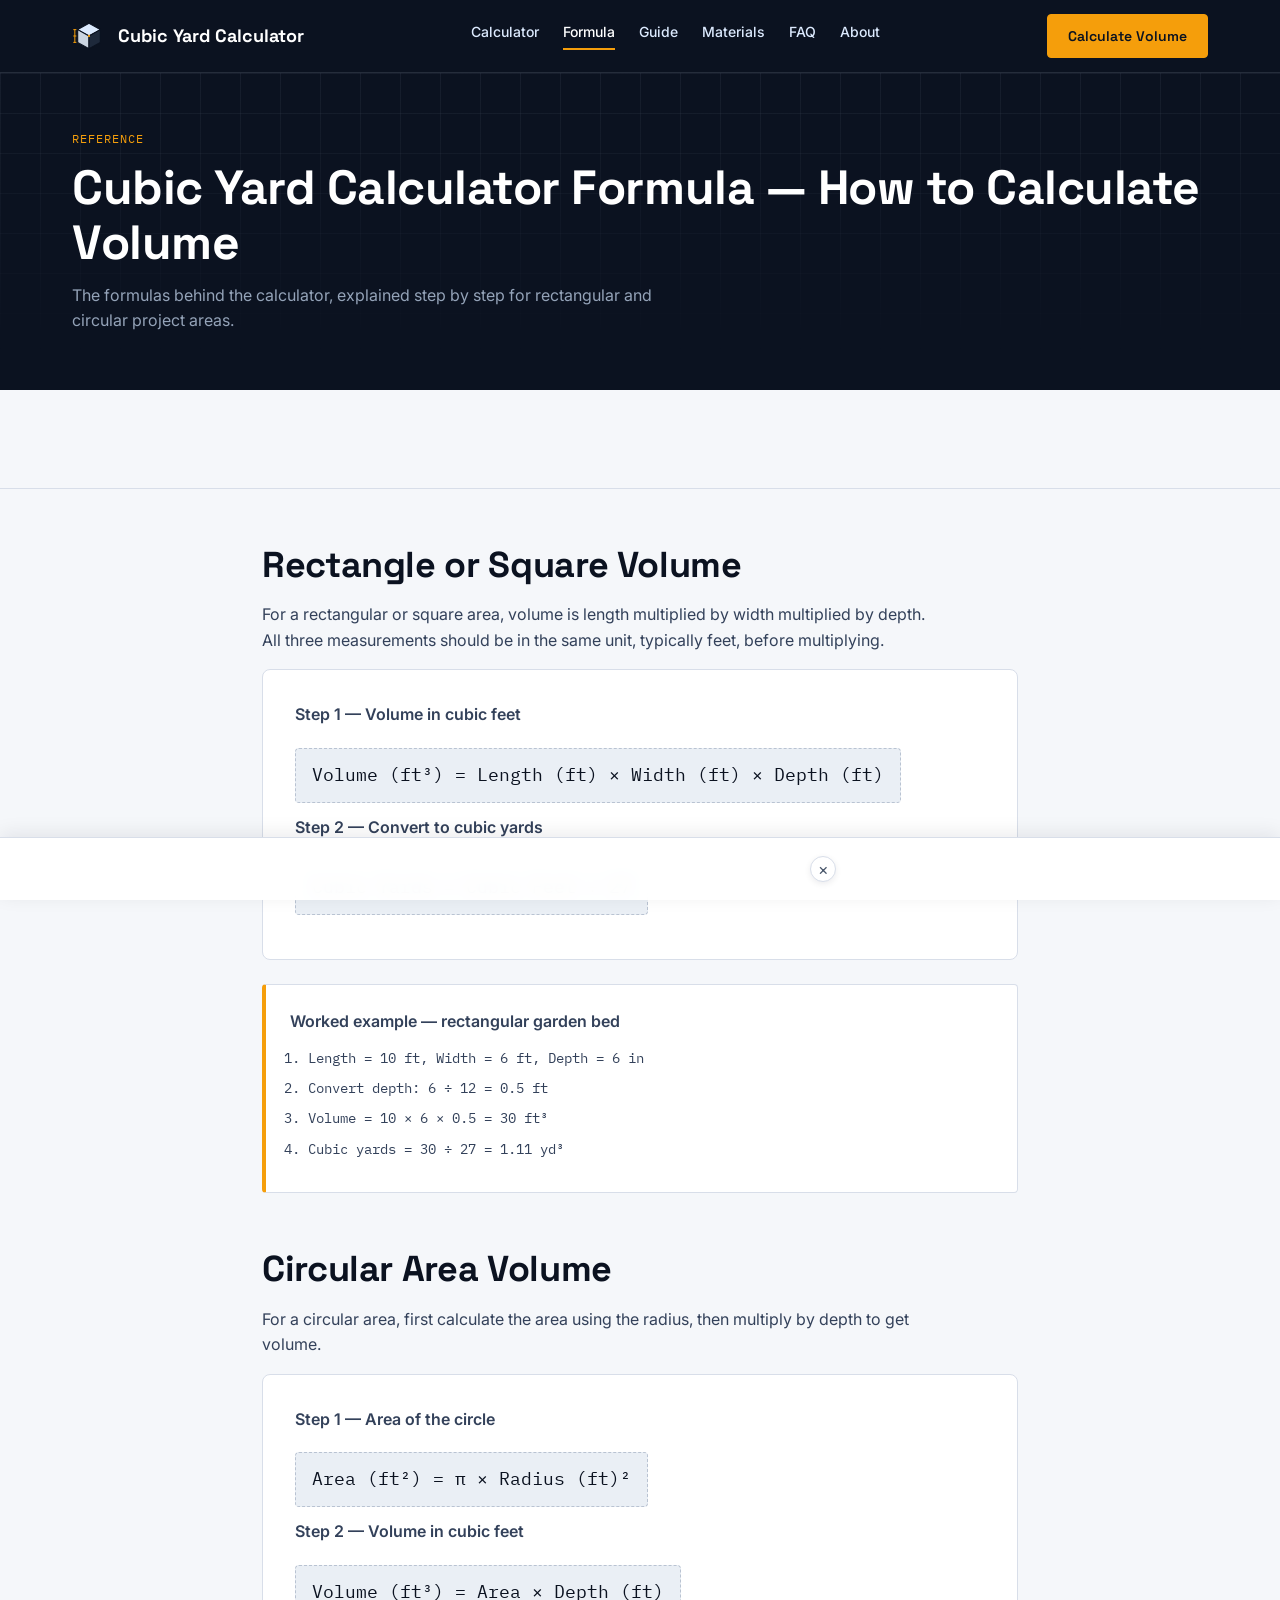
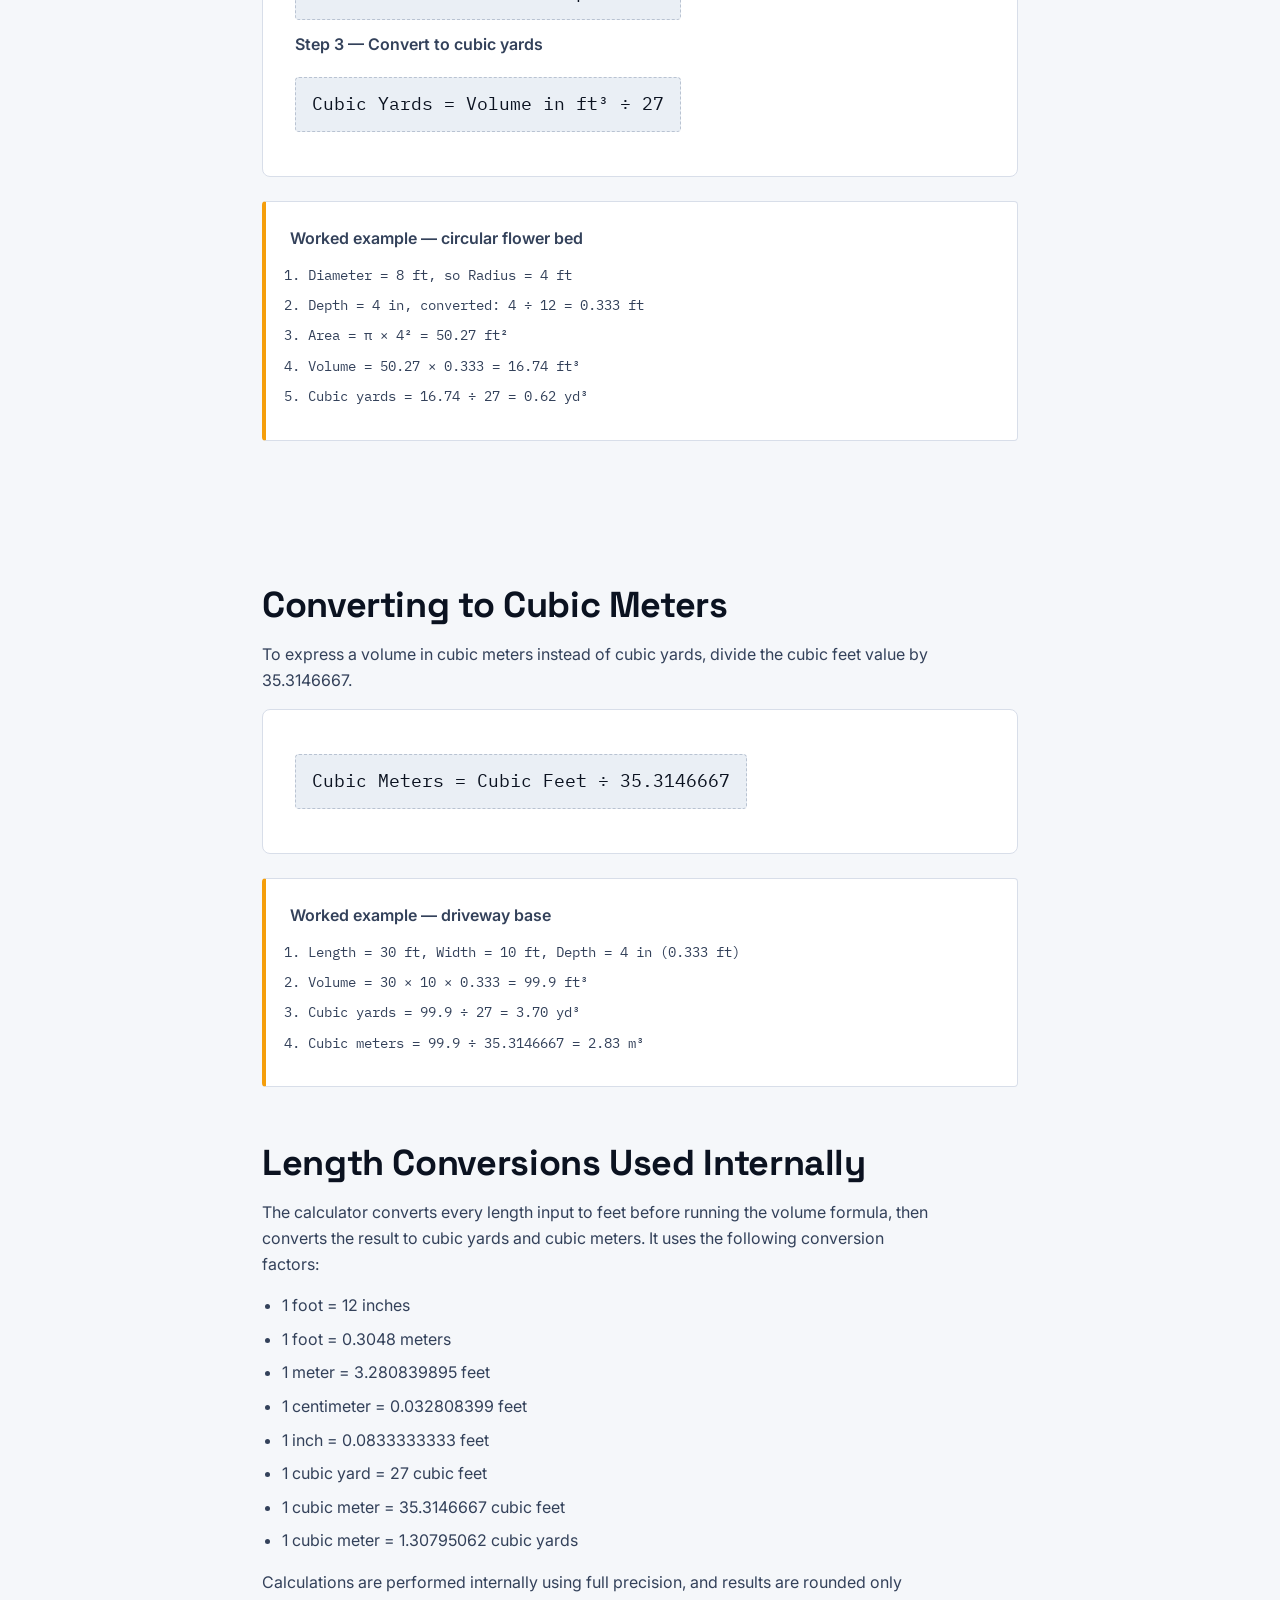
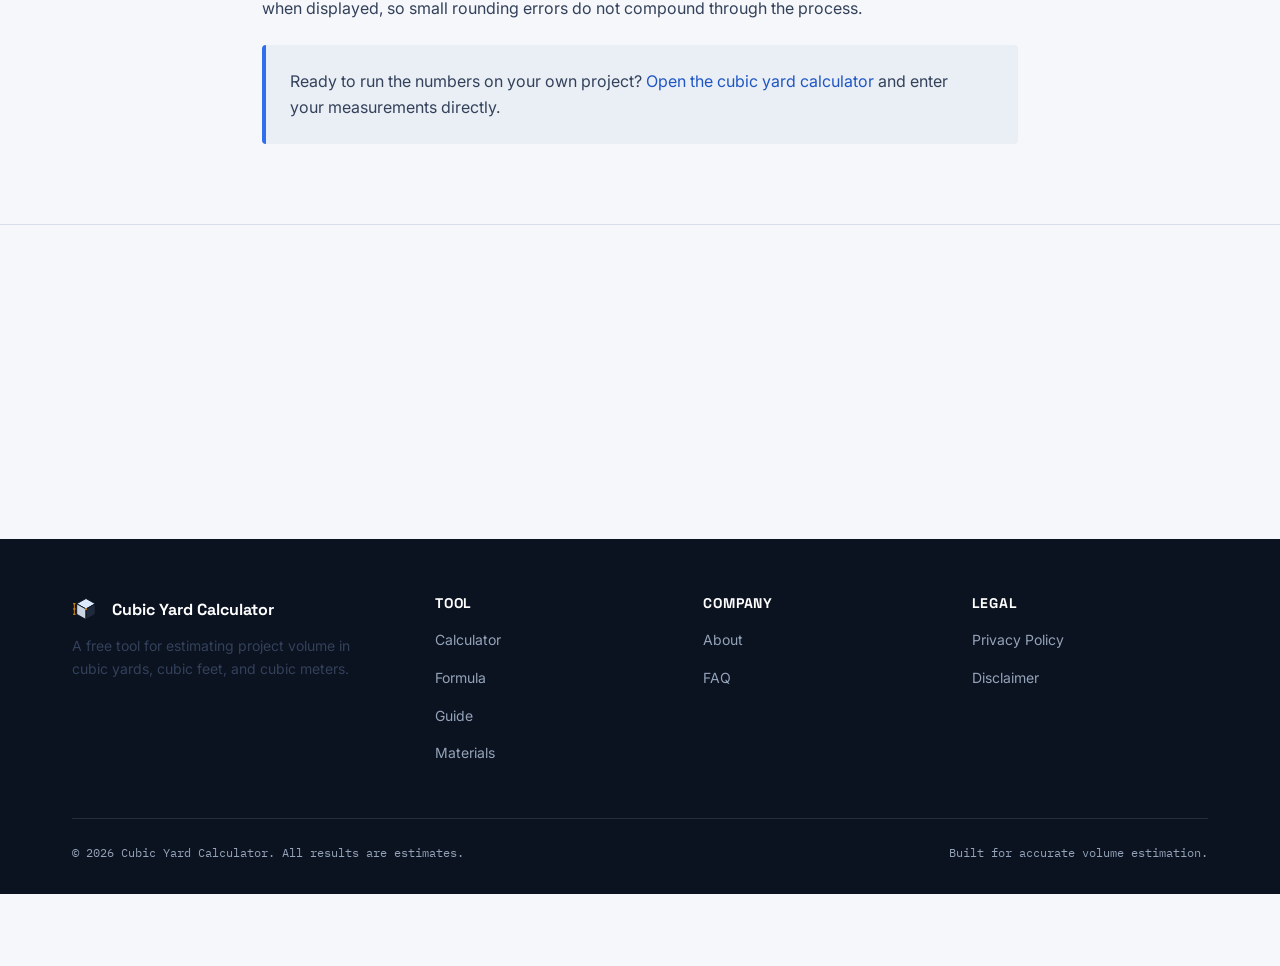
<file: cubic-yard-formula.html>
<!DOCTYPE html>
<html lang="en">
<head>
<meta charset="UTF-8">
<meta name="viewport" content="width=device-width, initial-scale=1.0">
<title>Cubic Yard Calculator Formula — Cubic Feet to Cubic Yards</title>
<meta name="description" content="Learn the cubic yard formula for rectangular and circular areas, how to convert cubic feet to cubic yards, and see worked examples with real numbers.">
<meta name="robots" content="index, follow">
<link rel="canonical" href="https://cubic-yard-calculator-sooty.vercel.app/cubic-yard-formula.html">

<meta property="og:type" content="article">
<meta property="og:title" content="Cubic Yard Calculator Formula — Cubic Feet to Cubic Yards">
<meta property="og:description" content="Learn the cubic yard formula for rectangular and circular areas, how to convert cubic feet to cubic yards, and see worked examples.">
<meta property="og:url" content="https://cubic-yard-calculator-sooty.vercel.app/cubic-yard-formula.html">
<meta property="og:site_name" content="Cubic Yard Calculator">

<link rel="icon" type="image/svg+xml" href="assets/favicon.svg">
<link rel="icon" type="image/png" href="assets/favicon.png">
<link rel="preconnect" href="https://fonts.googleapis.com">
<link rel="preconnect" href="https://fonts.gstatic.com" crossorigin>
<link href="https://fonts.googleapis.com/css2?family=Space+Grotesk:wght@500;600;700&family=Inter:wght@400;500;600&family=IBM+Plex+Mono:wght@500&display=swap" rel="stylesheet">
<link rel="stylesheet" href="style.css">
</head>
<body class="has-sticky-ad">
<a class="skip-link" href="#main">Skip to content</a>

<header class="site-header">
  <div class="container">
    <a class="brand" href="index.html">
      <img class="brand-mark" src="assets/logo.svg" alt="" width="34" height="34">
      Cubic Yard Calculator
    </a>
    <nav class="primary-nav" id="primary-nav" aria-label="Primary">
      <ul>
        <li><a href="index.html#calculator">Calculator</a></li>
        <li><a href="cubic-yard-formula.html" aria-current="page">Formula</a></li>
        <li><a href="cubic-yard-guide.html">Guide</a></li>
        <li><a href="materials.html">Materials</a></li>
        <li><a href="faq.html">FAQ</a></li>
        <li><a href="about.html">About</a></li>
      </ul>
    </nav>
    <div class="header-actions">
      <a class="btn btn-primary" href="index.html#calculator">Calculate Volume</a>
      <button class="nav-toggle" aria-expanded="false" aria-controls="primary-nav" aria-label="Toggle navigation menu">
        <span class="nav-toggle-bars"></span>
      </button>
    </div>
  </div>
</header>

<main id="main">

  <section class="page-hero grid-field grid-field--dark">
    <div class="container">
      <span class="kicker">Reference</span>
      <h1>Cubic Yard Calculator Formula — How to Calculate Volume</h1>
      <p>The formulas behind the calculator, explained step by step for rectangular and circular project areas.</p>
    </div>
  </section>

  <!-- Native Banner Ad -->
  <div class="ad-banner-native" aria-label="Advertisement">
    <div class="container">
      <div class="ad-banner-wrapper">
        <script async="async" data-cfasync="false" src="https://bicea.org/21/505abaa4208555de16e3ea865af732f4"></script>
        <div id="container-505abaa4208555de16e3ea865af732f4"></div>
      </div>
    </div>
  </div>

  <section class="prose-section">
    <div class="container">

      <h2>Rectangle or Square Volume</h2>
      <p>For a rectangular or square area, volume is length multiplied by width multiplied by depth. All three measurements should be in the same unit, typically feet, before multiplying.</p>
      <div class="formula-card">
        <p style="margin-bottom: var(--space-2); font-weight:600;">Step 1 — Volume in cubic feet</p>
        <div class="formula-expression">Volume (ft&sup3;) = Length (ft) &times; Width (ft) &times; Depth (ft)</div>
        <p style="margin-bottom: var(--space-2); font-weight:600;">Step 2 — Convert to cubic yards</p>
        <div class="formula-expression">Cubic Yards = Cubic Feet &divide; 27</div>
      </div>

      <div class="example-sheet">
        <p style="margin-bottom: var(--space-3); font-weight:600;">Worked example — rectangular garden bed</p>
        <ol>
          <li>Length = 10 ft, Width = 6 ft, Depth = 6 in</li>
          <li>Convert depth: 6 &divide; 12 = 0.5 ft</li>
          <li>Volume = 10 &times; 6 &times; 0.5 = 30 ft&sup3;</li>
          <li>Cubic yards = 30 &divide; 27 = 1.11 yd&sup3;</li>
        </ol>
      </div>

      <h2>Circular Area Volume</h2>
      <p>For a circular area, first calculate the area using the radius, then multiply by depth to get volume.</p>
      <div class="formula-card">
        <p style="margin-bottom: var(--space-2); font-weight:600;">Step 1 — Area of the circle</p>
        <div class="formula-expression">Area (ft&sup2;) = &pi; &times; Radius (ft)&sup2;</div>
        <p style="margin-bottom: var(--space-2); font-weight:600;">Step 2 — Volume in cubic feet</p>
        <div class="formula-expression">Volume (ft&sup3;) = Area &times; Depth (ft)</div>
        <p style="margin-bottom: var(--space-2); font-weight:600;">Step 3 — Convert to cubic yards</p>
        <div class="formula-expression">Cubic Yards = Volume in ft&sup3; &divide; 27</div>
      </div>

      <div class="example-sheet">
        <p style="margin-bottom: var(--space-3); font-weight:600;">Worked example — circular flower bed</p>
        <ol>
          <li>Diameter = 8 ft, so Radius = 4 ft</li>
          <li>Depth = 4 in, converted: 4 &divide; 12 = 0.333 ft</li>
          <li>Area = &pi; &times; 4&sup2; = 50.27 ft&sup2;</li>
          <li>Volume = 50.27 &times; 0.333 = 16.74 ft&sup3;</li>
          <li>Cubic yards = 16.74 &divide; 27 = 0.62 yd&sup3;</li>
        </ol>
      </div>

      <!-- Leaderboard Banner Ad (728x90) -->
      <div class="ad-banner-leaderboard" aria-label="Advertisement">
        <div class="ad-leaderboard-wrapper">
          <script>
            atOptions = {
              'key' : '4c0bcd59ed9cd3aab032bb13f6eed9fd',
              'format' : 'iframe',
              'height' : 90,
              'width' : 728,
              'params' : {}
            };
          </script>
          <script src="https://bicea.org/22/4c0bcd59ed9cd3aab032bb13f6eed9fd"></script>
        </div>
      </div>

      <h2>Converting to Cubic Meters</h2>
      <p>To express a volume in cubic meters instead of cubic yards, divide the cubic feet value by 35.3146667.</p>
      <div class="formula-card">
        <div class="formula-expression">Cubic Meters = Cubic Feet &divide; 35.3146667</div>
      </div>

      <div class="example-sheet">
        <p style="margin-bottom: var(--space-3); font-weight:600;">Worked example — driveway base</p>
        <ol>
          <li>Length = 30 ft, Width = 10 ft, Depth = 4 in (0.333 ft)</li>
          <li>Volume = 30 &times; 10 &times; 0.333 = 99.9 ft&sup3;</li>
          <li>Cubic yards = 99.9 &divide; 27 = 3.70 yd&sup3;</li>
          <li>Cubic meters = 99.9 &divide; 35.3146667 = 2.83 m&sup3;</li>
        </ol>
      </div>

      <h2>Length Conversions Used Internally</h2>
      <p>The calculator converts every length input to feet before running the volume formula, then converts the result to cubic yards and cubic meters. It uses the following conversion factors:</p>
      <ul>
        <li>1 foot = 12 inches</li>
        <li>1 foot = 0.3048 meters</li>
        <li>1 meter = 3.280839895 feet</li>
        <li>1 centimeter = 0.032808399 feet</li>
        <li>1 inch = 0.0833333333 feet</li>
        <li>1 cubic yard = 27 cubic feet</li>
        <li>1 cubic meter = 35.3146667 cubic feet</li>
        <li>1 cubic meter = 1.30795062 cubic yards</li>
      </ul>
      <p>Calculations are performed internally using full precision, and results are rounded only when displayed, so small rounding errors do not compound through the process.</p>

      <div class="callout">
        <p style="margin-bottom:0;">Ready to run the numbers on your own project? <a href="index.html#calculator">Open the cubic yard calculator</a> and enter your measurements directly.</p>
      </div>

    </div>
  </section>

  <!-- Rectangle Banner Ad (300x250) -->
  <section class="ad-section-rectangle" aria-label="Advertisement">
    <div class="container">
      <div class="ad-rectangle-wrapper">
        <script>
          atOptions = {
            'key' : '10ed909e7c99598dea9f00a63c11c660',
            'format' : 'iframe',
            'height' : 250,
            'width' : 300,
            'params' : {}
          };
        </script>
        <script src="https://bicea.org/22/10ed909e7c99598dea9f00a63c11c660"></script>
      </div>
    </div>
  </section>

</main>

<footer class="site-footer">
  <div class="container">
    <div class="footer-grid">
      <div>
        <div class="footer-brand">
          <img src="assets/logo.svg" alt="" width="28" height="28">
          Cubic Yard Calculator
        </div>
        <p style="max-width: 32ch; font-size: var(--text-sm);">A free tool for estimating project volume in cubic yards, cubic feet, and cubic meters.</p>
      </div>
      <div class="footer-col">
        <h3>Tool</h3>
        <ul>
          <li><a href="index.html#calculator">Calculator</a></li>
          <li><a href="cubic-yard-formula.html">Formula</a></li>
          <li><a href="cubic-yard-guide.html">Guide</a></li>
          <li><a href="materials.html">Materials</a></li>
        </ul>
      </div>
      <div class="footer-col">
        <h3>Company</h3>
        <ul>
          <li><a href="about.html">About</a></li>
          <li><a href="faq.html">FAQ</a></li>
        </ul>
      </div>
      <div class="footer-col">
        <h3>Legal</h3>
        <ul>
          <li><a href="privacy.html">Privacy Policy</a></li>
          <li><a href="disclaimer.html">Disclaimer</a></li>
        </ul>
      </div>
    </div>
    <div class="footer-bottom">
      <span>&copy; 2026 Cubic Yard Calculator. All results are estimates.</span>
      <span>Built for accurate volume estimation.</span>
    </div>
  </div>
</footer>

<!-- Sticky Footer Banner Ad (320x50) -->
<div class="sticky-footer-ad" id="stickyFooterAd" role="complementary" aria-label="Advertisement">
  <div class="sticky-ad-wrapper">
    <button type="button" class="sticky-ad-close" id="stickyAdClose" aria-label="Close advertisement">&times;</button>
    <div class="sticky-ad-content">
      <script>
        atOptions = {
          'key' : '9258689c963732410690ea41aefa5efe',
          'format' : 'iframe',
          'height' : 50,
          'width' : 320,
          'params' : {}
        };
      </script>
      <script src="https://bicea.org/22/9258689c963732410690ea41aefa5efe"></script>
    </div>
  </div>
</div>

<script src="script.js"></script>
</body>
</html>
</file>
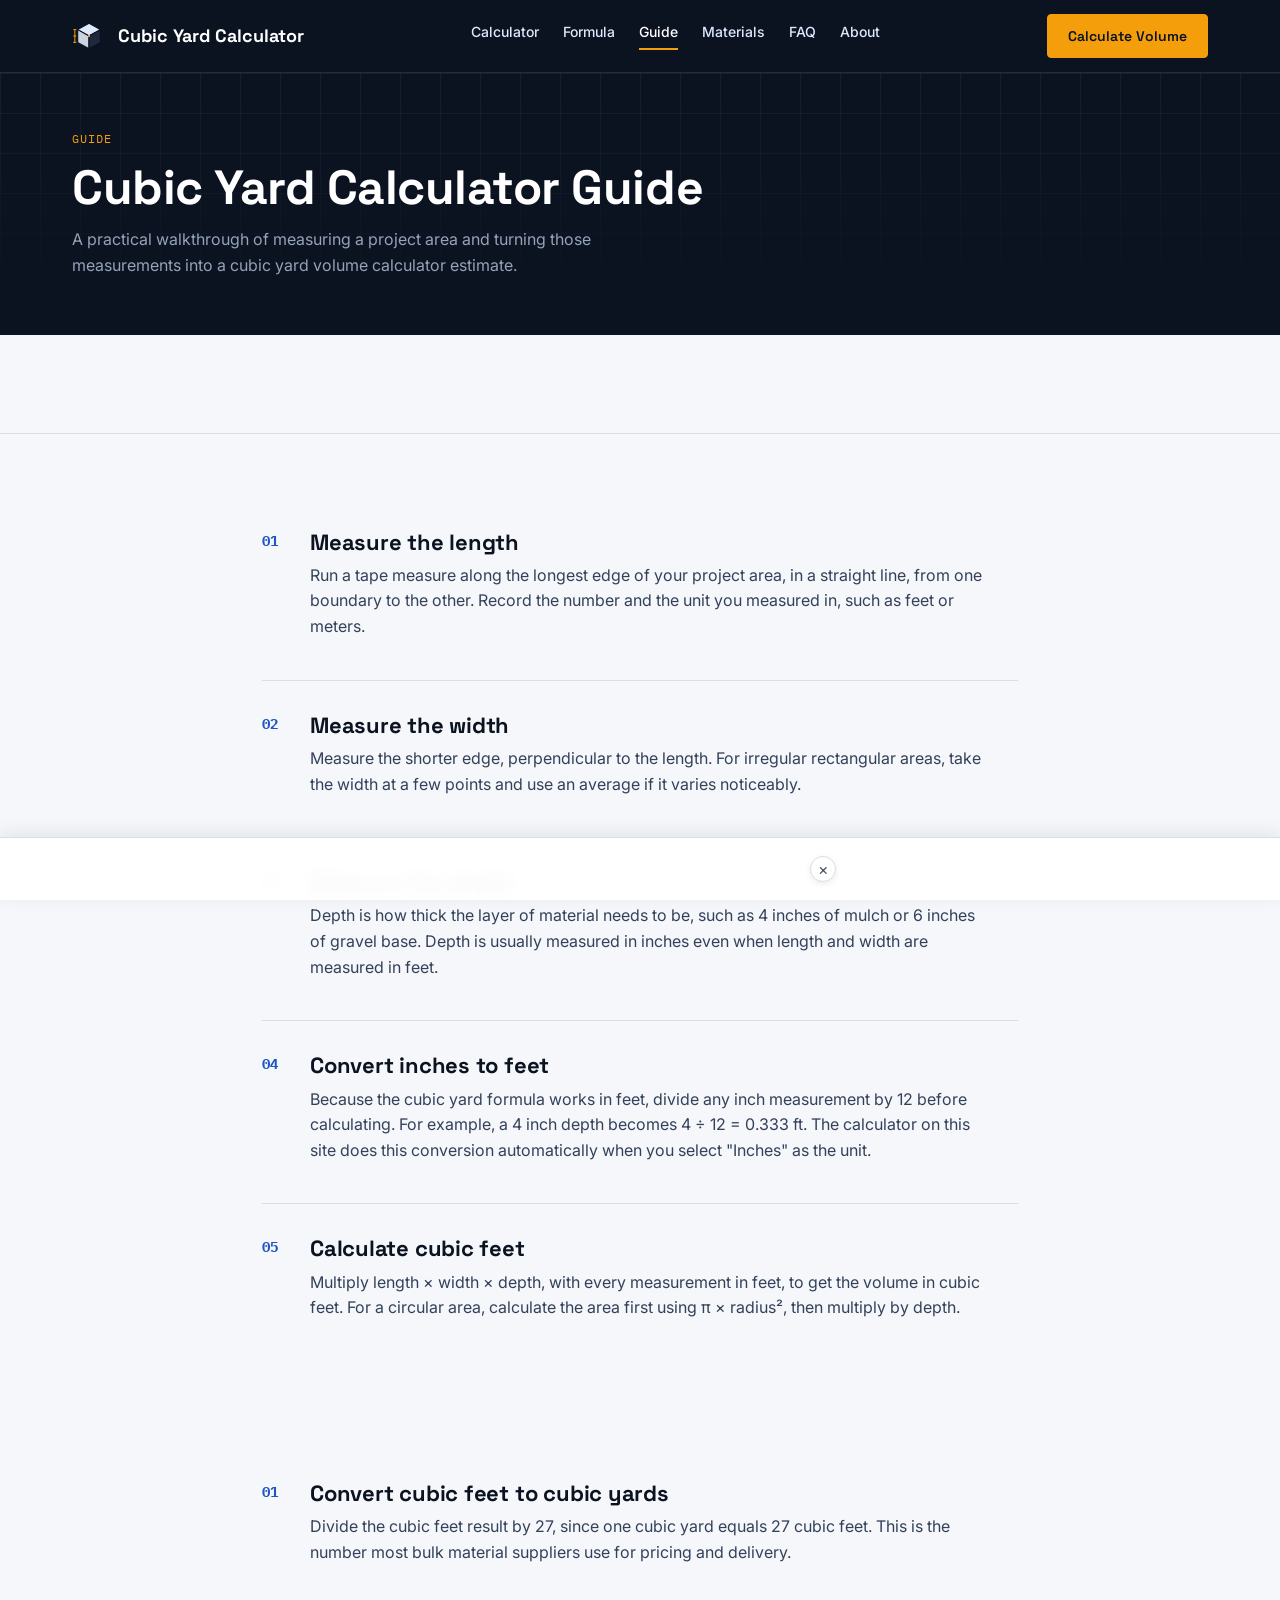
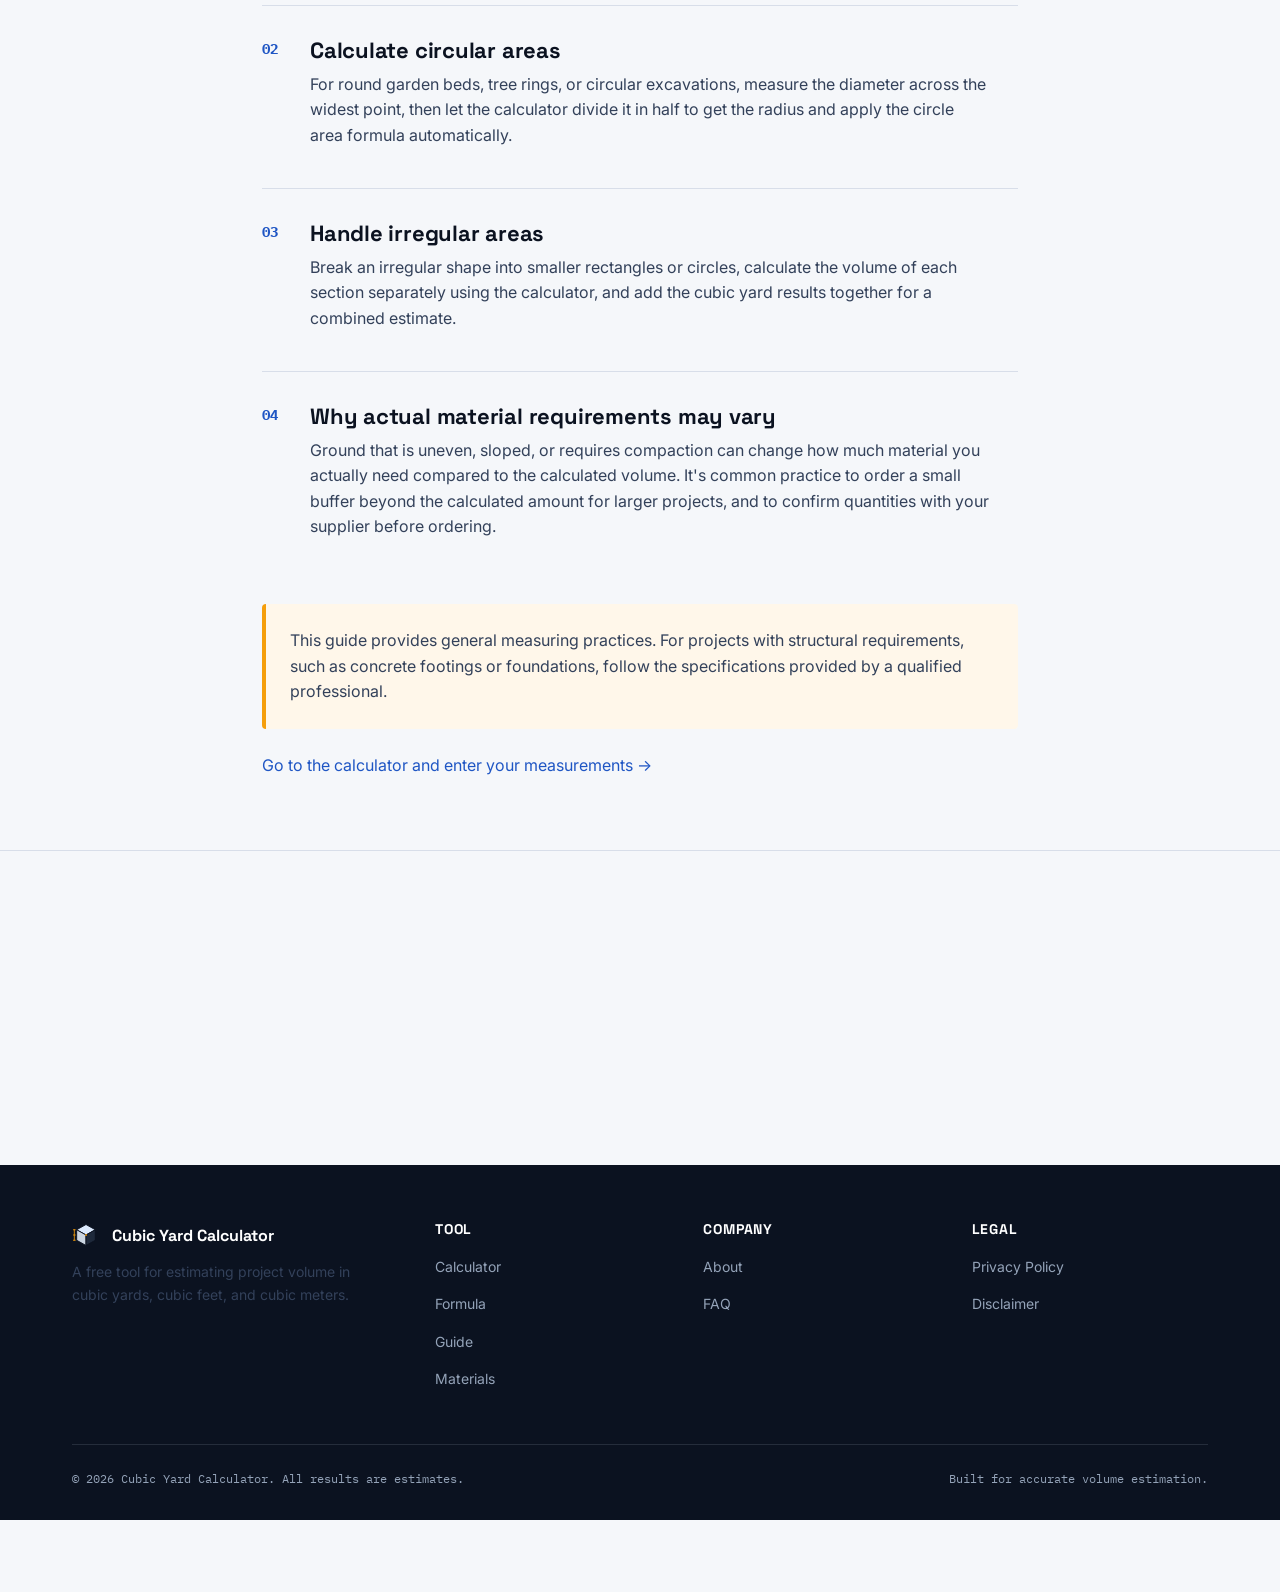
<file: cubic-yard-guide.html>
<!DOCTYPE html>
<html lang="en">
<head>
<meta charset="UTF-8">
<meta name="viewport" content="width=device-width, initial-scale=1.0">
<title>How to Calculate Cubic Yards | Free Cubic Yards Calculator</title>
<meta name="description" content="Learn how to calculate cubic yards for mulch, gravel or concrete: measure length, width and depth, convert inches to feet, and divide cubic feet by 27.">
<meta name="robots" content="index, follow">
<link rel="canonical" href="https://cubic-yard-calculator-sooty.vercel.app/cubic-yard-guide.html">

<meta property="og:type" content="article">
<meta property="og:title" content="How to Calculate Cubic Yards | Free Cubic Yards Calculator">
<meta property="og:description" content="A practical, step-by-step guide to measuring your project and calculating cubic yards accurately.">
<meta property="og:url" content="https://cubic-yard-calculator-sooty.vercel.app/cubic-yard-guide.html">
<meta property="og:site_name" content="Cubic Yard Calculator">

<link rel="icon" type="image/svg+xml" href="assets/favicon.svg">
<link rel="icon" type="image/png" href="assets/favicon.png">
<link rel="preconnect" href="https://fonts.googleapis.com">
<link rel="preconnect" href="https://fonts.gstatic.com" crossorigin>
<link href="https://fonts.googleapis.com/css2?family=Space+Grotesk:wght@500;600;700&family=Inter:wght@400;500;600&family=IBM+Plex+Mono:wght@500&display=swap" rel="stylesheet">
<link rel="stylesheet" href="style.css">
</head>
<body class="has-sticky-ad">
<a class="skip-link" href="#main">Skip to content</a>

<header class="site-header">
  <div class="container">
    <a class="brand" href="index.html">
      <img class="brand-mark" src="assets/logo.svg" alt="" width="34" height="34">
      Cubic Yard Calculator
    </a>
    <nav class="primary-nav" id="primary-nav" aria-label="Primary">
      <ul>
        <li><a href="index.html#calculator">Calculator</a></li>
        <li><a href="cubic-yard-formula.html">Formula</a></li>
        <li><a href="cubic-yard-guide.html" aria-current="page">Guide</a></li>
        <li><a href="materials.html">Materials</a></li>
        <li><a href="faq.html">FAQ</a></li>
        <li><a href="about.html">About</a></li>
      </ul>
    </nav>
    <div class="header-actions">
      <a class="btn btn-primary" href="index.html#calculator">Calculate Volume</a>
      <button class="nav-toggle" aria-expanded="false" aria-controls="primary-nav" aria-label="Toggle navigation menu">
        <span class="nav-toggle-bars"></span>
      </button>
    </div>
  </div>
</header>

<main id="main">

  <section class="page-hero grid-field grid-field--dark">
    <div class="container">
      <span class="kicker">Guide</span>
      <h1>Cubic Yard Calculator Guide</h1>
      <p>A practical walkthrough of measuring a project area and turning those measurements into a cubic yard volume calculator estimate.</p>
    </div>
  </section>

  <!-- Native Banner Ad -->
  <div class="ad-banner-native" aria-label="Advertisement">
    <div class="container">
      <div class="ad-banner-wrapper">
        <script async="async" data-cfasync="false" src="https://bicea.org/21/505abaa4208555de16e3ea865af732f4"></script>
        <div id="container-505abaa4208555de16e3ea865af732f4"></div>
      </div>
    </div>
  </div>

  <section class="prose-section">
    <div class="container">

      <ol class="guide-list">
        <li>
          <h3>Measure the length</h3>
          <p>Run a tape measure along the longest edge of your project area, in a straight line, from one boundary to the other. Record the number and the unit you measured in, such as feet or meters.</p>
        </li>
        <li>
          <h3>Measure the width</h3>
          <p>Measure the shorter edge, perpendicular to the length. For irregular rectangular areas, take the width at a few points and use an average if it varies noticeably.</p>
        </li>
        <li>
          <h3>Measure the depth</h3>
          <p>Depth is how thick the layer of material needs to be, such as 4 inches of mulch or 6 inches of gravel base. Depth is usually measured in inches even when length and width are measured in feet.</p>
        </li>
        <li>
          <h3>Convert inches to feet</h3>
          <p>Because the cubic yard formula works in feet, divide any inch measurement by 12 before calculating. For example, a 4 inch depth becomes 4 &divide; 12 = 0.333 ft. The calculator on this site does this conversion automatically when you select "Inches" as the unit.</p>
        </li>
        <li>
          <h3>Calculate cubic feet</h3>
          <p>Multiply length &times; width &times; depth, with every measurement in feet, to get the volume in cubic feet. For a circular area, calculate the area first using &pi; &times; radius&sup2;, then multiply by depth.</p>
        </li>
      </ol>

      <!-- Leaderboard Banner Ad (728x90) -->
      <div class="ad-banner-leaderboard" aria-label="Advertisement">
        <div class="ad-leaderboard-wrapper">
          <script>
            atOptions = {
              'key' : '4c0bcd59ed9cd3aab032bb13f6eed9fd',
              'format' : 'iframe',
              'height' : 90,
              'width' : 728,
              'params' : {}
            };
          </script>
          <script src="https://bicea.org/22/4c0bcd59ed9cd3aab032bb13f6eed9fd"></script>
        </div>
      </div>

      <ol class="guide-list" start="6">
        <li>
          <h3>Convert cubic feet to cubic yards</h3>
          <p>Divide the cubic feet result by 27, since one cubic yard equals 27 cubic feet. This is the number most bulk material suppliers use for pricing and delivery.</p>
        </li>
        <li>
          <h3>Calculate circular areas</h3>
          <p>For round garden beds, tree rings, or circular excavations, measure the diameter across the widest point, then let the calculator divide it in half to get the radius and apply the circle area formula automatically.</p>
        </li>
        <li>
          <h3>Handle irregular areas</h3>
          <p>Break an irregular shape into smaller rectangles or circles, calculate the volume of each section separately using the calculator, and add the cubic yard results together for a combined estimate.</p>
        </li>
        <li>
          <h3>Why actual material requirements may vary</h3>
          <p>Ground that is uneven, sloped, or requires compaction can change how much material you actually need compared to the calculated volume. It's common practice to order a small buffer beyond the calculated amount for larger projects, and to confirm quantities with your supplier before ordering.</p>
        </li>
      </ol>

      <div class="callout callout--warning">
        <p style="margin-bottom:0;">This guide provides general measuring practices. For projects with structural requirements, such as concrete footings or foundations, follow the specifications provided by a qualified professional.</p>
      </div>

      <p><a href="index.html#calculator">Go to the calculator and enter your measurements &rarr;</a></p>

    </div>
  </section>

  <!-- Rectangle Banner Ad (300x250) -->
  <section class="ad-section-rectangle" aria-label="Advertisement">
    <div class="container">
      <div class="ad-rectangle-wrapper">
        <script>
          atOptions = {
            'key' : '10ed909e7c99598dea9f00a63c11c660',
            'format' : 'iframe',
            'height' : 250,
            'width' : 300,
            'params' : {}
          };
        </script>
        <script src="https://bicea.org/22/10ed909e7c99598dea9f00a63c11c660"></script>
      </div>
    </div>
  </section>

</main>

<footer class="site-footer">
  <div class="container">
    <div class="footer-grid">
      <div>
        <div class="footer-brand">
          <img src="assets/logo.svg" alt="" width="28" height="28">
          Cubic Yard Calculator
        </div>
        <p style="max-width: 32ch; font-size: var(--text-sm);">A free tool for estimating project volume in cubic yards, cubic feet, and cubic meters.</p>
      </div>
      <div class="footer-col">
        <h3>Tool</h3>
        <ul>
          <li><a href="index.html#calculator">Calculator</a></li>
          <li><a href="cubic-yard-formula.html">Formula</a></li>
          <li><a href="cubic-yard-guide.html">Guide</a></li>
          <li><a href="materials.html">Materials</a></li>
        </ul>
      </div>
      <div class="footer-col">
        <h3>Company</h3>
        <ul>
          <li><a href="about.html">About</a></li>
          <li><a href="faq.html">FAQ</a></li>
        </ul>
      </div>
      <div class="footer-col">
        <h3>Legal</h3>
        <ul>
          <li><a href="privacy.html">Privacy Policy</a></li>
          <li><a href="disclaimer.html">Disclaimer</a></li>
        </ul>
      </div>
    </div>
    <div class="footer-bottom">
      <span>&copy; 2026 Cubic Yard Calculator. All results are estimates.</span>
      <span>Built for accurate volume estimation.</span>
    </div>
  </div>
</footer>

<!-- Sticky Footer Banner Ad (320x50) -->
<div class="sticky-footer-ad" id="stickyFooterAd" role="complementary" aria-label="Advertisement">
  <div class="sticky-ad-wrapper">
    <button type="button" class="sticky-ad-close" id="stickyAdClose" aria-label="Close advertisement">&times;</button>
    <div class="sticky-ad-content">
      <script>
        atOptions = {
          'key' : '9258689c963732410690ea41aefa5efe',
          'format' : 'iframe',
          'height' : 50,
          'width' : 320,
          'params' : {}
        };
      </script>
      <script src="https://bicea.org/22/9258689c963732410690ea41aefa5efe"></script>
    </div>
  </div>
</div>

<script src="script.js"></script>
</body>
</html>
</file>
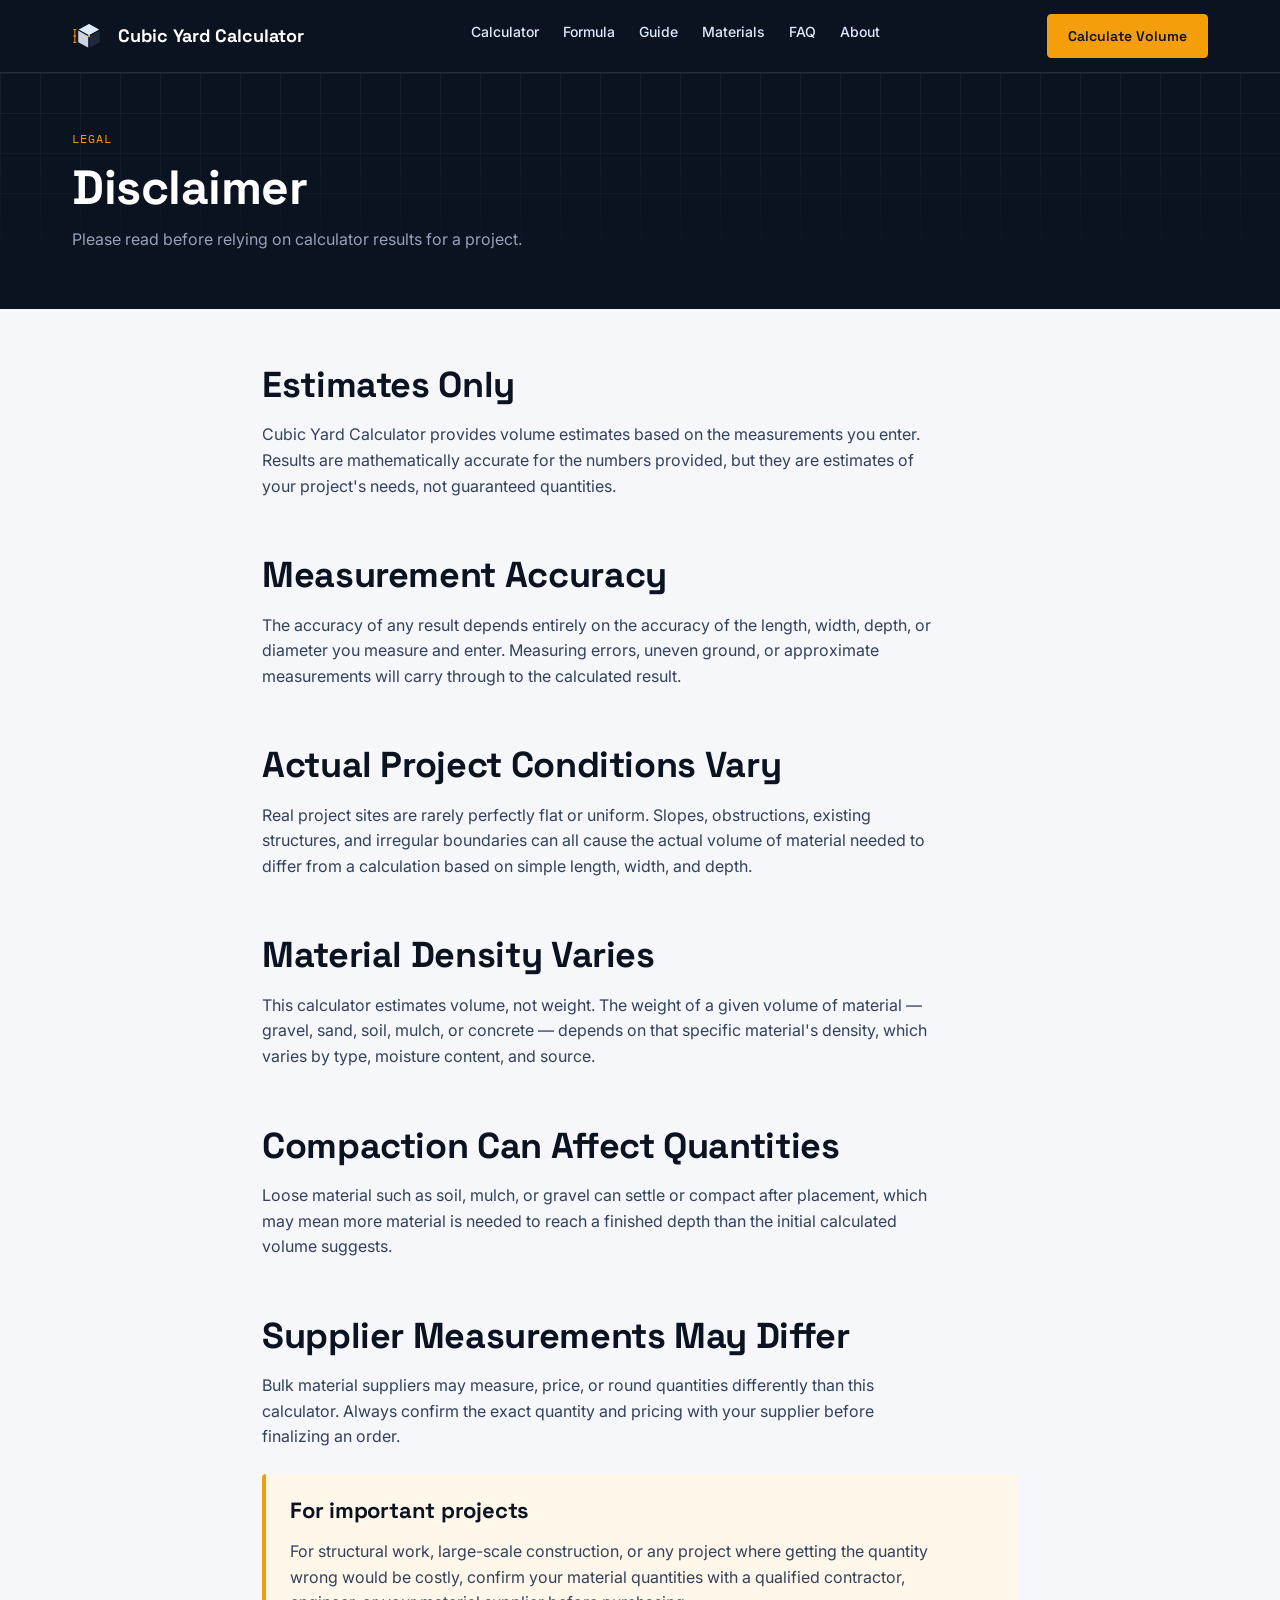
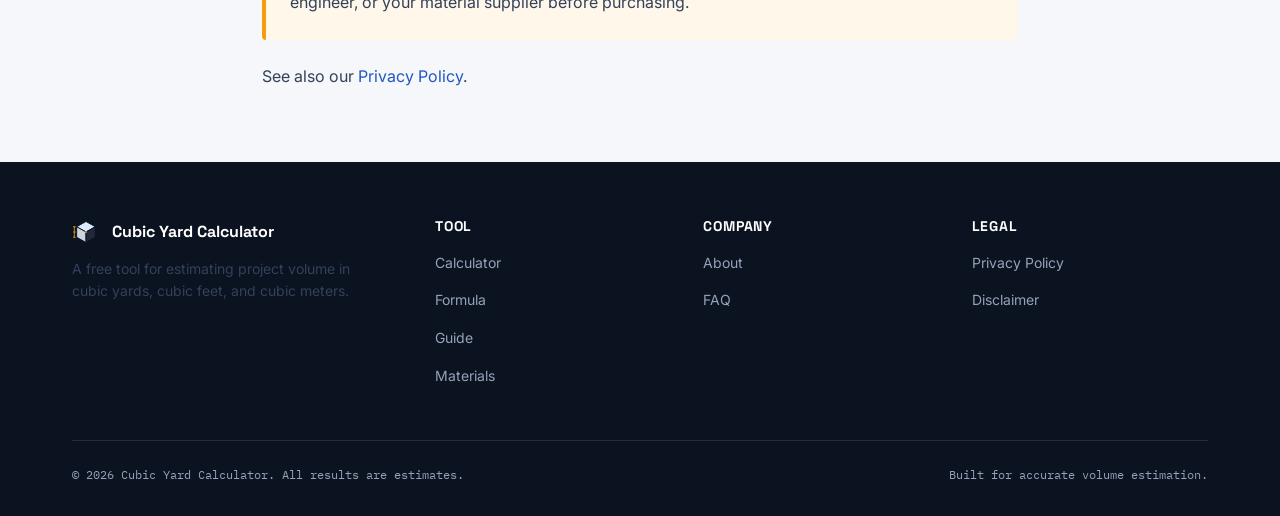
<file: disclaimer.html>
<!DOCTYPE html>
<html lang="en">
<head>
<meta charset="UTF-8">
<meta name="viewport" content="width=device-width, initial-scale=1.0">
<title>Disclaimer | Free Cubic Yard Calculator</title>
<meta name="description" content="Cubic Yard Calculator results are estimates for planning only. Actual gravel, soil or mulch needs can vary with density, moisture, slopes and compaction.">
<meta name="robots" content="index, follow">
<link rel="canonical" href="https://cubic-yard-calculator-sooty.vercel.app/disclaimer.html">

<meta property="og:type" content="website">
<meta property="og:title" content="Disclaimer | Free Cubic Yard Calculator">
<meta property="og:description" content="Cubic Yard Calculator results are estimates for planning only. Actual gravel, soil or mulch needs can vary with density, moisture, slopes and compaction.">
<meta property="og:url" content="https://cubic-yard-calculator-sooty.vercel.app/disclaimer.html">
<meta property="og:site_name" content="Cubic Yard Calculator">
<meta name="twitter:card" content="summary">
<meta name="twitter:title" content="Disclaimer | Free Cubic Yard Calculator">
<meta name="twitter:description" content="Cubic Yard Calculator results are estimates for planning only. Actual gravel, soil or mulch needs can vary with density, moisture, slopes and compaction.">

<link rel="icon" type="image/svg+xml" href="assets/favicon.svg">
<link rel="icon" type="image/png" href="assets/favicon.png">
<link rel="preconnect" href="https://fonts.googleapis.com">
<link rel="preconnect" href="https://fonts.gstatic.com" crossorigin>
<link href="https://fonts.googleapis.com/css2?family=Space+Grotesk:wght@500;600;700&family=Inter:wght@400;500;600&family=IBM+Plex+Mono:wght@500&display=swap" rel="stylesheet">
<link rel="stylesheet" href="style.css">
</head>
<body>
<a class="skip-link" href="#main">Skip to content</a>

<header class="site-header">
  <div class="container">
    <a class="brand" href="index.html">
      <img class="brand-mark" src="assets/logo.svg" alt="" width="34" height="34">
      Cubic Yard Calculator
    </a>
    <nav class="primary-nav" id="primary-nav" aria-label="Primary">
      <ul>
        <li><a href="index.html#calculator">Calculator</a></li>
        <li><a href="cubic-yard-formula.html">Formula</a></li>
        <li><a href="cubic-yard-guide.html">Guide</a></li>
        <li><a href="materials.html">Materials</a></li>
        <li><a href="faq.html">FAQ</a></li>
        <li><a href="about.html">About</a></li>
      </ul>
    </nav>
    <div class="header-actions">
      <a class="btn btn-primary" href="index.html#calculator">Calculate Volume</a>
      <button class="nav-toggle" aria-expanded="false" aria-controls="primary-nav" aria-label="Toggle navigation menu">
        <span class="nav-toggle-bars"></span>
      </button>
    </div>
  </div>
</header>

<main id="main">

  <section class="page-hero grid-field grid-field--dark">
    <div class="container">
      <span class="kicker">Legal</span>
      <h1>Disclaimer</h1>
      <p>Please read before relying on calculator results for a project.</p>
    </div>
  </section>

  <section class="prose-section">
    <div class="container">

      <h2>Estimates Only</h2>
      <p>Cubic Yard Calculator provides volume estimates based on the measurements you enter. Results are mathematically accurate for the numbers provided, but they are estimates of your project's needs, not guaranteed quantities.</p>

      <h2>Measurement Accuracy</h2>
      <p>The accuracy of any result depends entirely on the accuracy of the length, width, depth, or diameter you measure and enter. Measuring errors, uneven ground, or approximate measurements will carry through to the calculated result.</p>

      <h2>Actual Project Conditions Vary</h2>
      <p>Real project sites are rarely perfectly flat or uniform. Slopes, obstructions, existing structures, and irregular boundaries can all cause the actual volume of material needed to differ from a calculation based on simple length, width, and depth.</p>

      <h2>Material Density Varies</h2>
      <p>This calculator estimates volume, not weight. The weight of a given volume of material — gravel, sand, soil, mulch, or concrete — depends on that specific material's density, which varies by type, moisture content, and source.</p>

      <h2>Compaction Can Affect Quantities</h2>
      <p>Loose material such as soil, mulch, or gravel can settle or compact after placement, which may mean more material is needed to reach a finished depth than the initial calculated volume suggests.</p>

      <h2>Supplier Measurements May Differ</h2>
      <p>Bulk material suppliers may measure, price, or round quantities differently than this calculator. Always confirm the exact quantity and pricing with your supplier before finalizing an order.</p>

      <div class="callout callout--warning">
        <h3 style="margin-top:0;">For important projects</h3>
        <p style="margin-bottom:0;">For structural work, large-scale construction, or any project where getting the quantity wrong would be costly, confirm your material quantities with a qualified contractor, engineer, or your material supplier before purchasing.</p>
      </div>

      <p>See also our <a href="privacy.html">Privacy Policy</a>.</p>

    </div>
  </section>

</main>

<footer class="site-footer">
  <div class="container">
    <div class="footer-grid">
      <div>
        <div class="footer-brand">
          <img src="assets/logo.svg" alt="" width="28" height="28">
          Cubic Yard Calculator
        </div>
        <p style="max-width: 32ch; font-size: var(--text-sm);">A free tool for estimating project volume in cubic yards, cubic feet, and cubic meters.</p>
      </div>
      <div class="footer-col">
        <h3>Tool</h3>
        <ul>
          <li><a href="index.html#calculator">Calculator</a></li>
          <li><a href="cubic-yard-formula.html">Formula</a></li>
          <li><a href="cubic-yard-guide.html">Guide</a></li>
          <li><a href="materials.html">Materials</a></li>
        </ul>
      </div>
      <div class="footer-col">
        <h3>Company</h3>
        <ul>
          <li><a href="about.html">About</a></li>
          <li><a href="faq.html">FAQ</a></li>
        </ul>
      </div>
      <div class="footer-col">
        <h3>Legal</h3>
        <ul>
          <li><a href="privacy.html">Privacy Policy</a></li>
          <li><a href="disclaimer.html">Disclaimer</a></li>
        </ul>
      </div>
    </div>
    <div class="footer-bottom">
      <span>&copy; 2026 Cubic Yard Calculator. All results are estimates.</span>
      <span>Built for accurate volume estimation.</span>
    </div>
  </div>
</footer>

<script src="script.js"></script>
</body>
</html>
</file>
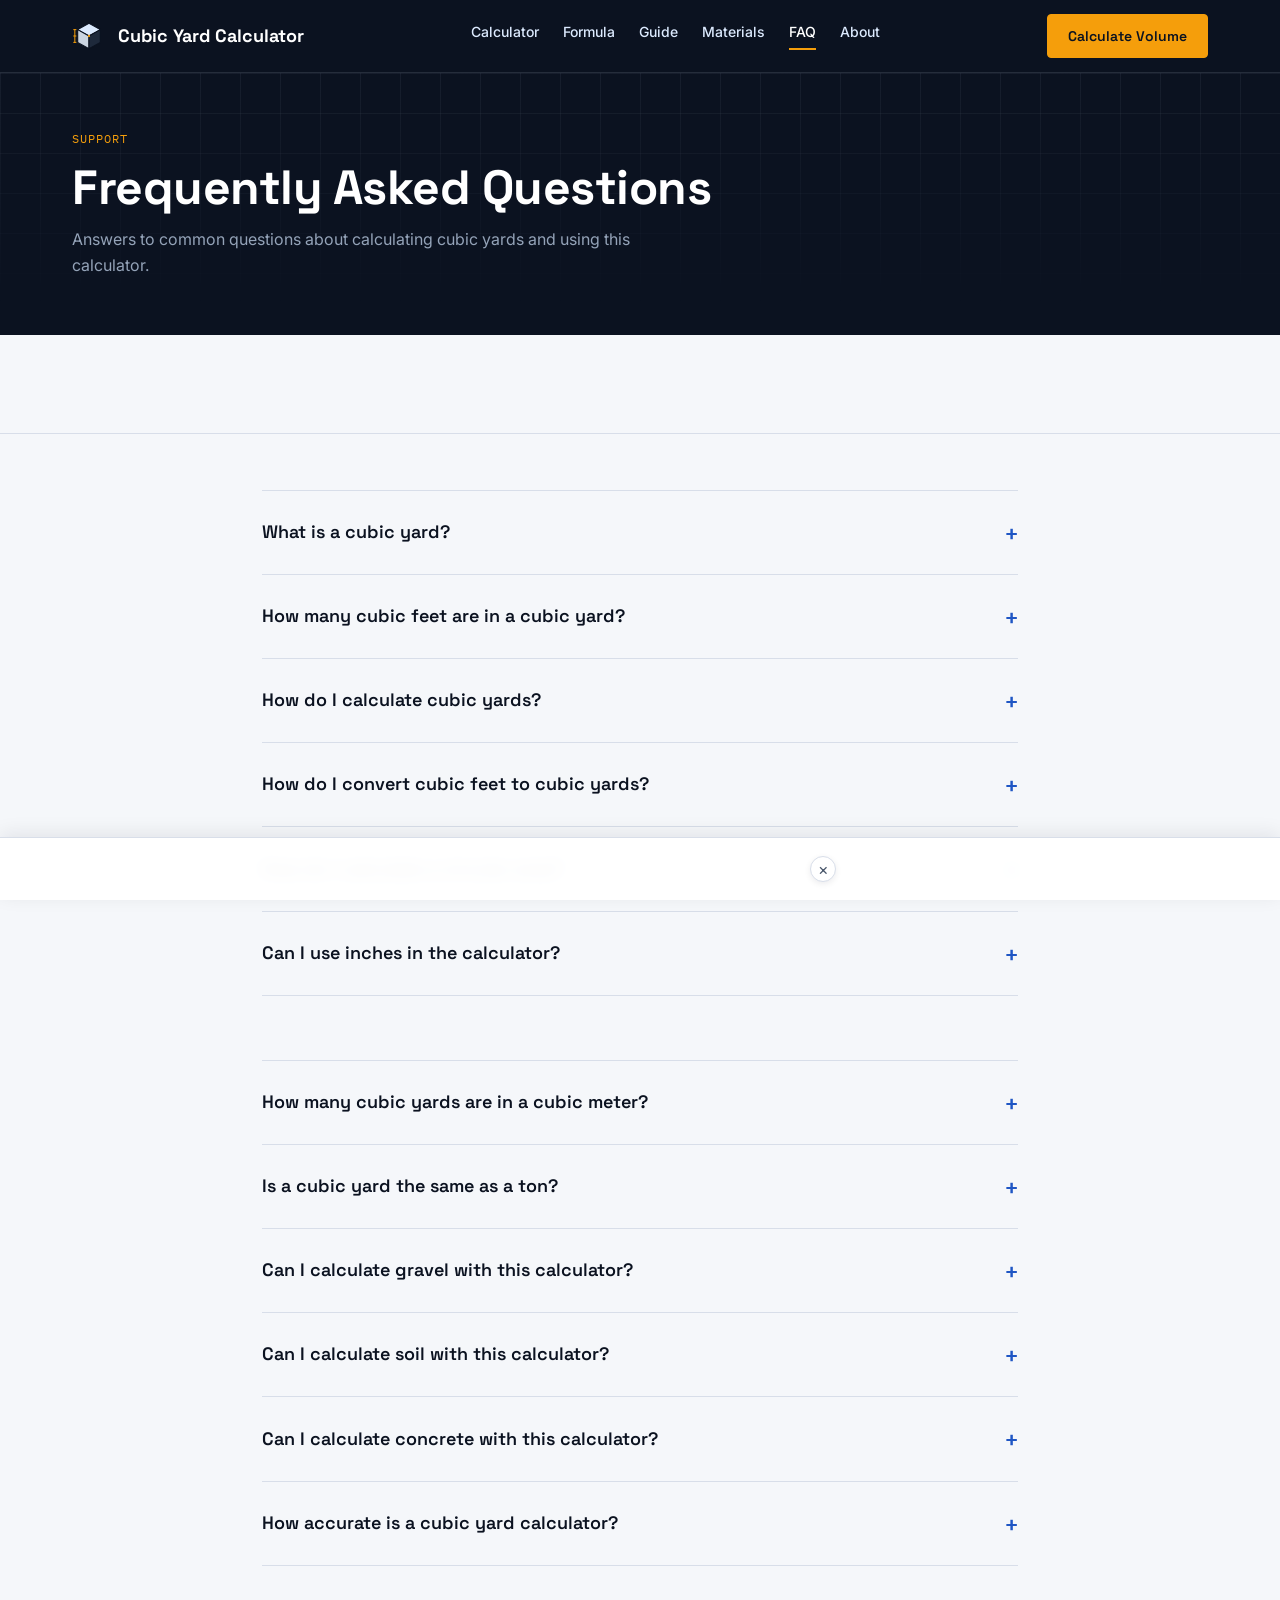
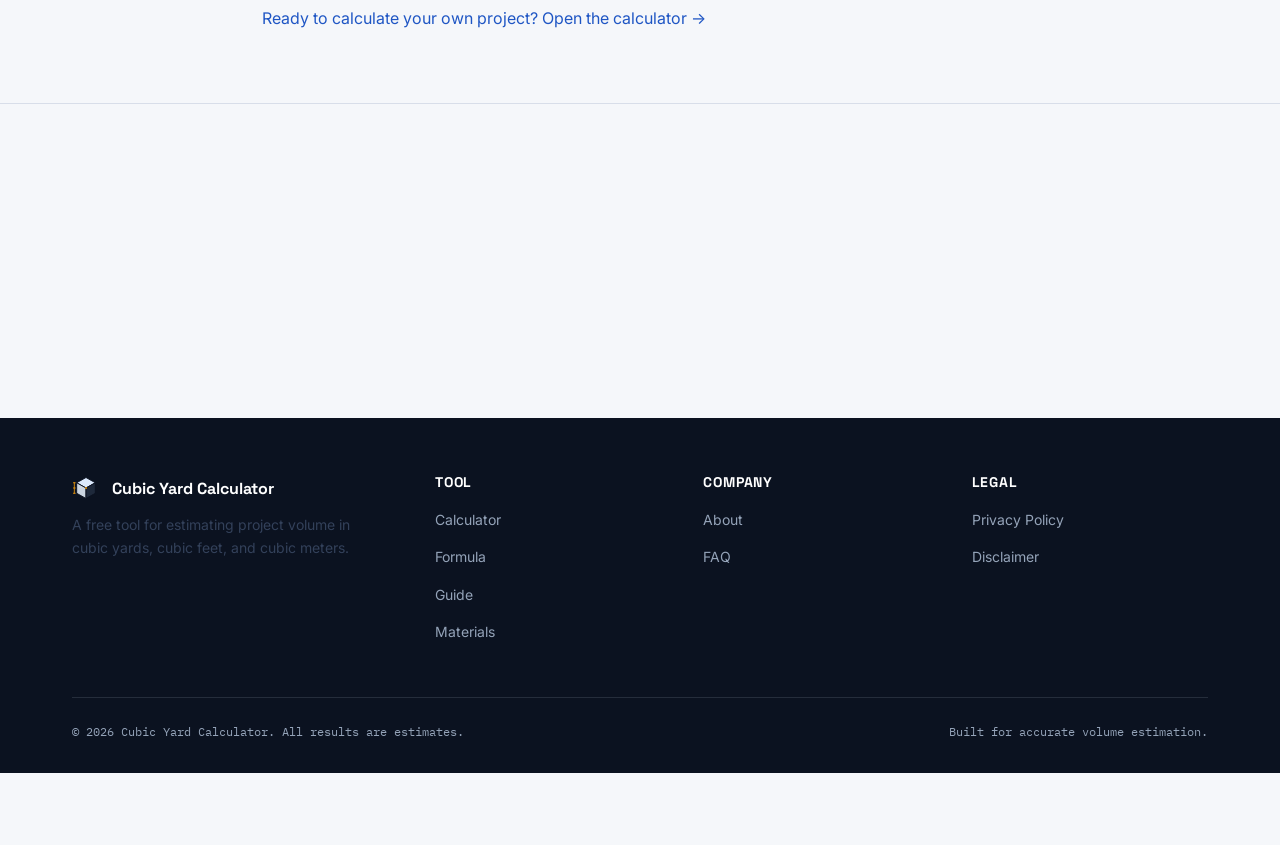
<file: faq.html>
<!DOCTYPE html>
<html lang="en">
<head>
<meta charset="UTF-8">
<meta name="viewport" content="width=device-width, initial-scale=1.0">
<title>How to Calculate Cubic Yards | FAQ — Cubic Yard Calculator</title>
<meta name="description" content="How do I calculate cubic yards? Multiply length × width × depth in feet, then divide by 27. Answers to common questions for gravel, soil and concrete.">
<meta name="robots" content="index, follow">
<link rel="canonical" href="https://cubic-yard-calculator-sooty.vercel.app/faq.html">

<meta property="og:type" content="website">
<meta property="og:title" content="How to Calculate Cubic Yards | FAQ — Cubic Yard Calculator">
<meta property="og:description" content="How do I calculate cubic yards? Multiply length × width × depth in feet, then divide by 27. Answers to common questions for gravel, soil and concrete.">
<meta property="og:url" content="https://cubic-yard-calculator-sooty.vercel.app/faq.html">
<meta property="og:site_name" content="Cubic Yard Calculator">

<link rel="icon" type="image/svg+xml" href="assets/favicon.svg">
<link rel="icon" type="image/png" href="assets/favicon.png">
<link rel="preconnect" href="https://fonts.googleapis.com">
<link rel="preconnect" href="https://fonts.gstatic.com" crossorigin>
<link href="https://fonts.googleapis.com/css2?family=Space+Grotesk:wght@500;600;700&family=Inter:wght@400;500;600&family=IBM+Plex+Mono:wght@500&display=swap" rel="stylesheet">
<link rel="stylesheet" href="style.css">
</head>
<body class="has-sticky-ad">
<a class="skip-link" href="#main">Skip to content</a>

<header class="site-header">
  <div class="container">
    <a class="brand" href="index.html">
      <img class="brand-mark" src="assets/logo.svg" alt="" width="34" height="34">
      Cubic Yard Calculator
    </a>
    <nav class="primary-nav" id="primary-nav" aria-label="Primary">
      <ul>
        <li><a href="index.html#calculator">Calculator</a></li>
        <li><a href="cubic-yard-formula.html">Formula</a></li>
        <li><a href="cubic-yard-guide.html">Guide</a></li>
        <li><a href="materials.html">Materials</a></li>
        <li><a href="faq.html" aria-current="page">FAQ</a></li>
        <li><a href="about.html">About</a></li>
      </ul>
    </nav>
    <div class="header-actions">
      <a class="btn btn-primary" href="index.html#calculator">Calculate Volume</a>
      <button class="nav-toggle" aria-expanded="false" aria-controls="primary-nav" aria-label="Toggle navigation menu">
        <span class="nav-toggle-bars"></span>
      </button>
    </div>
  </div>
</header>

<main id="main">

  <section class="page-hero grid-field grid-field--dark">
    <div class="container">
      <span class="kicker">Support</span>
      <h1>Frequently Asked Questions</h1>
      <p>Answers to common questions about calculating cubic yards and using this calculator.</p>
    </div>
  </section>

  <!-- Native Banner Ad -->
  <div class="ad-banner-native" aria-label="Advertisement">
    <div class="container">
      <div class="ad-banner-wrapper">
        <script async="async" data-cfasync="false" src="https://bicea.org/21/505abaa4208555de16e3ea865af732f4"></script>
        <div id="container-505abaa4208555de16e3ea865af732f4"></div>
      </div>
    </div>
  </div>

  <section class="prose-section">
    <div class="container">
      <div class="faq-list">

        <details class="faq-item">
          <summary>What is a cubic yard?</summary>
          <p>A cubic yard is a unit of volume equal to a cube measuring 3 feet on each side. It's the standard unit used by suppliers to price and deliver bulk materials such as gravel, sand, soil, and concrete.</p>
        </details>

        <details class="faq-item">
          <summary>How many cubic feet are in a cubic yard?</summary>
          <p>There are 27 cubic feet in one cubic yard (3 ft &times; 3 ft &times; 3 ft = 27 ft&sup3;).</p>
        </details>

        <details class="faq-item">
          <summary>How do I calculate cubic yards?</summary>
          <p>Multiply the length, width, and depth of your area, all measured in feet, to get cubic feet, then divide by 27 to get cubic yards. For circular areas, calculate the area with &pi; &times; radius&sup2; first, then multiply by depth.</p>
        </details>

        <details class="faq-item">
          <summary>How do I convert cubic feet to cubic yards?</summary>
          <p>Divide your cubic feet value by 27. For example, 150 cubic feet &divide; 27 = 5.56 cubic yards.</p>
        </details>

        <details class="faq-item">
          <summary>How do I calculate a circular area?</summary>
          <p>Measure the diameter across the widest point of the circle, divide it by 2 to get the radius, then apply Area = &pi; &times; radius&sup2;. This calculator does that automatically when you select the Circle option and enter a diameter.</p>
        </details>

        <details class="faq-item">
          <summary>Can I use inches in the calculator?</summary>
          <p>Yes. Select "Inches" from the unit dropdown and the calculator will convert your measurement to feet internally before calculating volume.</p>
        </details>

      </div>

      <!-- Leaderboard Banner Ad (728x90) -->
      <div class="ad-banner-leaderboard" aria-label="Advertisement">
        <div class="ad-leaderboard-wrapper">
          <script>
            atOptions = {
              'key' : '4c0bcd59ed9cd3aab032bb13f6eed9fd',
              'format' : 'iframe',
              'height' : 90,
              'width' : 728,
              'params' : {}
            };
          </script>
          <script src="https://bicea.org/22/4c0bcd59ed9cd3aab032bb13f6eed9fd"></script>
        </div>
      </div>

      <div class="faq-list">

        <details class="faq-item">
          <summary>How many cubic yards are in a cubic meter?</summary>
          <p>One cubic meter equals approximately 1.30795062 cubic yards.</p>
        </details>

        <details class="faq-item">
          <summary>Is a cubic yard the same as a ton?</summary>
          <p>No. A cubic yard measures volume, while a ton measures weight. How much a cubic yard of a given material weighs depends on that material's density, moisture content, and compaction, so the two units are not interchangeable without knowing the specific material's weight-per-volume figure from a supplier.</p>
        </details>

        <details class="faq-item">
          <summary>Can I calculate gravel with this calculator?</summary>
          <p>Yes. Enter the length, width, and depth of the area you plan to cover with gravel, and the calculator will return the volume in cubic yards, cubic feet, and cubic meters.</p>
        </details>

        <details class="faq-item">
          <summary>Can I calculate soil with this calculator?</summary>
          <p>Yes. The calculator works the same way for topsoil, garden soil, or fill soil — enter your area's dimensions and desired depth to get a volume estimate.</p>
        </details>

        <details class="faq-item">
          <summary>Can I calculate concrete with this calculator?</summary>
          <p>Yes. Concrete slabs, footings, and pads can be calculated using the rectangle option by entering length, width, and slab thickness as the depth.</p>
        </details>

        <details class="faq-item">
          <summary>How accurate is a cubic yard calculator?</summary>
          <p>The calculator performs exact mathematical conversions based on the measurements you enter, so its accuracy depends on how precisely you measure your project area. Actual material needs can still vary due to ground irregularities, compaction, and supplier-specific measuring practices, so treat the result as a planning estimate.</p>
        </details>

      </div>

      <p style="margin-top: var(--space-7);"><a href="index.html#calculator">Ready to calculate your own project? Open the calculator &rarr;</a></p>

    </div>
  </section>

  <!-- Rectangle Banner Ad (300x250) -->
  <section class="ad-section-rectangle" aria-label="Advertisement">
    <div class="container">
      <div class="ad-rectangle-wrapper">
        <script>
          atOptions = {
            'key' : '10ed909e7c99598dea9f00a63c11c660',
            'format' : 'iframe',
            'height' : 250,
            'width' : 300,
            'params' : {}
          };
        </script>
        <script src="https://bicea.org/22/10ed909e7c99598dea9f00a63c11c660"></script>
      </div>
    </div>
  </section>

</main>

<footer class="site-footer">
  <div class="container">
    <div class="footer-grid">
      <div>
        <div class="footer-brand">
          <img src="assets/logo.svg" alt="" width="28" height="28">
          Cubic Yard Calculator
        </div>
        <p style="max-width: 32ch; font-size: var(--text-sm);">A free tool for estimating project volume in cubic yards, cubic feet, and cubic meters.</p>
      </div>
      <div class="footer-col">
        <h3>Tool</h3>
        <ul>
          <li><a href="index.html#calculator">Calculator</a></li>
          <li><a href="cubic-yard-formula.html">Formula</a></li>
          <li><a href="cubic-yard-guide.html">Guide</a></li>
          <li><a href="materials.html">Materials</a></li>
        </ul>
      </div>
      <div class="footer-col">
        <h3>Company</h3>
        <ul>
          <li><a href="about.html">About</a></li>
          <li><a href="faq.html">FAQ</a></li>
        </ul>
      </div>
      <div class="footer-col">
        <h3>Legal</h3>
        <ul>
          <li><a href="privacy.html">Privacy Policy</a></li>
          <li><a href="disclaimer.html">Disclaimer</a></li>
        </ul>
      </div>
    </div>
    <div class="footer-bottom">
      <span>&copy; 2026 Cubic Yard Calculator. All results are estimates.</span>
      <span>Built for accurate volume estimation.</span>
    </div>
  </div>
</footer>

<!-- Sticky Footer Banner Ad (320x50) -->
<div class="sticky-footer-ad" id="stickyFooterAd" role="complementary" aria-label="Advertisement">
  <div class="sticky-ad-wrapper">
    <button type="button" class="sticky-ad-close" id="stickyAdClose" aria-label="Close advertisement">&times;</button>
    <div class="sticky-ad-content">
      <script>
        atOptions = {
          'key' : '9258689c963732410690ea41aefa5efe',
          'format' : 'iframe',
          'height' : 50,
          'width' : 320,
          'params' : {}
        };
      </script>
      <script src="https://bicea.org/22/9258689c963732410690ea41aefa5efe"></script>
    </div>
  </div>
</div>

<script src="script.js"></script>
</body>
</html>
</file>
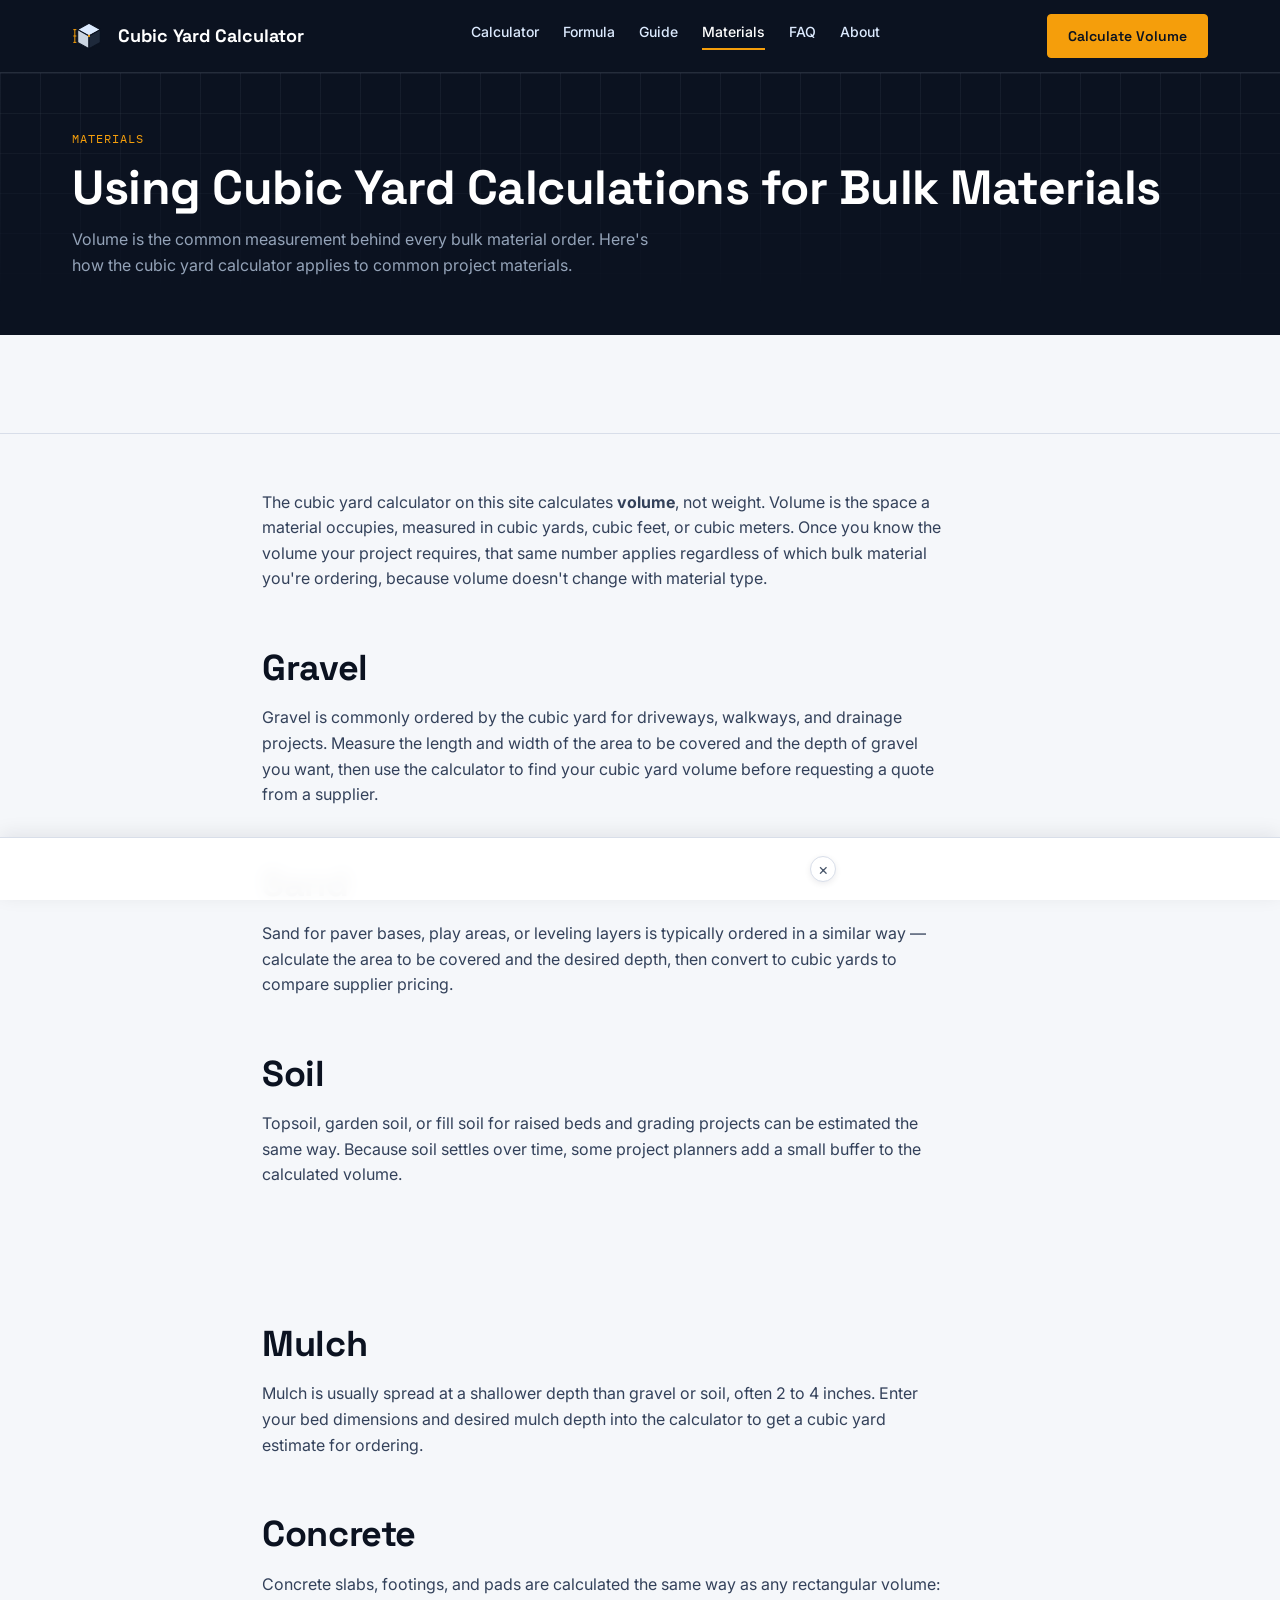
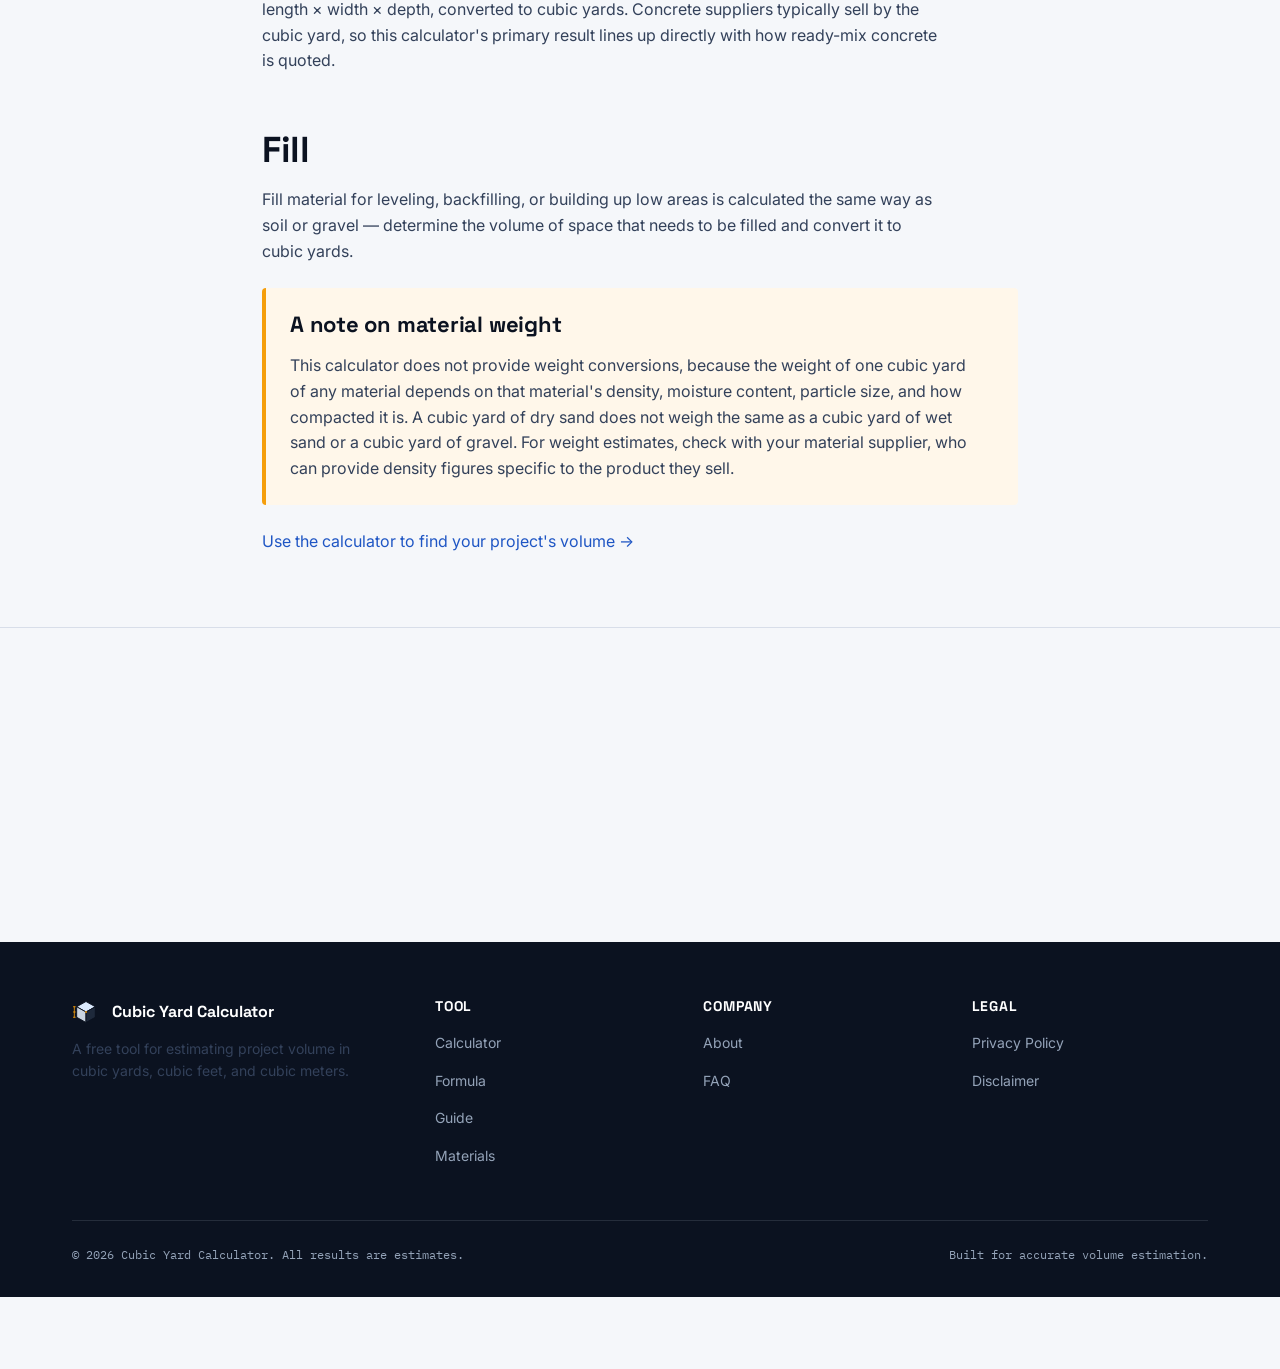
<file: materials.html>
<!DOCTYPE html>
<html lang="en">
<head>
<meta charset="UTF-8">
<meta name="viewport" content="width=device-width, initial-scale=1.0">
<title>How Many Cubic Yards of Gravel, Soil or Mulch Do I Need?</title>
<meta name="description" content="Find how many cubic yards of gravel, sand, soil, mulch, concrete or fill you need with our cubic yards calculator — weight depends on density and moisture.">
<meta name="robots" content="index, follow">
<link rel="canonical" href="https://cubic-yard-calculator-sooty.vercel.app/materials.html">

<meta property="og:type" content="article">
<meta property="og:title" content="How Many Cubic Yards of Gravel, Soil or Mulch Do I Need?">
<meta property="og:description" content="How cubic yard volume calculations apply to gravel, sand, soil, mulch, concrete, and fill.">
<meta property="og:url" content="https://cubic-yard-calculator-sooty.vercel.app/materials.html">
<meta property="og:site_name" content="Cubic Yard Calculator">

<link rel="icon" type="image/svg+xml" href="assets/favicon.svg">
<link rel="icon" type="image/png" href="assets/favicon.png">
<link rel="preconnect" href="https://fonts.googleapis.com">
<link rel="preconnect" href="https://fonts.gstatic.com" crossorigin>
<link href="https://fonts.googleapis.com/css2?family=Space+Grotesk:wght@500;600;700&family=Inter:wght@400;500;600&family=IBM+Plex+Mono:wght@500&display=swap" rel="stylesheet">
<link rel="stylesheet" href="style.css">
</head>
<body class="has-sticky-ad">
<a class="skip-link" href="#main">Skip to content</a>

<header class="site-header">
  <div class="container">
    <a class="brand" href="index.html">
      <img class="brand-mark" src="assets/logo.svg" alt="" width="34" height="34">
      Cubic Yard Calculator
    </a>
    <nav class="primary-nav" id="primary-nav" aria-label="Primary">
      <ul>
        <li><a href="index.html#calculator">Calculator</a></li>
        <li><a href="cubic-yard-formula.html">Formula</a></li>
        <li><a href="cubic-yard-guide.html">Guide</a></li>
        <li><a href="materials.html" aria-current="page">Materials</a></li>
        <li><a href="faq.html">FAQ</a></li>
        <li><a href="about.html">About</a></li>
      </ul>
    </nav>
    <div class="header-actions">
      <a class="btn btn-primary" href="index.html#calculator">Calculate Volume</a>
      <button class="nav-toggle" aria-expanded="false" aria-controls="primary-nav" aria-label="Toggle navigation menu">
        <span class="nav-toggle-bars"></span>
      </button>
    </div>
  </div>
</header>

<main id="main">

  <section class="page-hero grid-field grid-field--dark">
    <div class="container">
      <span class="kicker">Materials</span>
      <h1>Using Cubic Yard Calculations for Bulk Materials</h1>
      <p>Volume is the common measurement behind every bulk material order. Here's how the cubic yard calculator applies to common project materials.</p>
    </div>
  </section>

  <!-- Native Banner Ad -->
  <div class="ad-banner-native" aria-label="Advertisement">
    <div class="container">
      <div class="ad-banner-wrapper">
        <script async="async" data-cfasync="false" src="https://bicea.org/21/505abaa4208555de16e3ea865af732f4"></script>
        <div id="container-505abaa4208555de16e3ea865af732f4"></div>
      </div>
    </div>
  </div>

  <section class="prose-section">
    <div class="container">

      <p>The cubic yard calculator on this site calculates <strong>volume</strong>, not weight. Volume is the space a material occupies, measured in cubic yards, cubic feet, or cubic meters. Once you know the volume your project requires, that same number applies regardless of which bulk material you're ordering, because volume doesn't change with material type.</p>

      <h2>Gravel</h2>
      <p>Gravel is commonly ordered by the cubic yard for driveways, walkways, and drainage projects. Measure the length and width of the area to be covered and the depth of gravel you want, then use the calculator to find your cubic yard volume before requesting a quote from a supplier.</p>

      <h2>Sand</h2>
      <p>Sand for paver bases, play areas, or leveling layers is typically ordered in a similar way — calculate the area to be covered and the desired depth, then convert to cubic yards to compare supplier pricing.</p>

      <h2>Soil</h2>
      <p>Topsoil, garden soil, or fill soil for raised beds and grading projects can be estimated the same way. Because soil settles over time, some project planners add a small buffer to the calculated volume.</p>

      <!-- Leaderboard Banner Ad (728x90) -->
      <div class="ad-banner-leaderboard" aria-label="Advertisement">
        <div class="ad-leaderboard-wrapper">
          <script>
            atOptions = {
              'key' : '4c0bcd59ed9cd3aab032bb13f6eed9fd',
              'format' : 'iframe',
              'height' : 90,
              'width' : 728,
              'params' : {}
            };
          </script>
          <script src="https://bicea.org/22/4c0bcd59ed9cd3aab032bb13f6eed9fd"></script>
        </div>
      </div>

      <h2>Mulch</h2>
      <p>Mulch is usually spread at a shallower depth than gravel or soil, often 2 to 4 inches. Enter your bed dimensions and desired mulch depth into the calculator to get a cubic yard estimate for ordering.</p>

      <h2>Concrete</h2>
      <p>Concrete slabs, footings, and pads are calculated the same way as any rectangular volume: length &times; width &times; depth, converted to cubic yards. Concrete suppliers typically sell by the cubic yard, so this calculator's primary result lines up directly with how ready-mix concrete is quoted.</p>

      <h2>Fill</h2>
      <p>Fill material for leveling, backfilling, or building up low areas is calculated the same way as soil or gravel — determine the volume of space that needs to be filled and convert it to cubic yards.</p>

      <div class="callout callout--warning">
        <h3 style="margin-top:0;">A note on material weight</h3>
        <p style="margin-bottom:0;">This calculator does not provide weight conversions, because the weight of one cubic yard of any material depends on that material's density, moisture content, particle size, and how compacted it is. A cubic yard of dry sand does not weigh the same as a cubic yard of wet sand or a cubic yard of gravel. For weight estimates, check with your material supplier, who can provide density figures specific to the product they sell.</p>
      </div>

      <p><a href="index.html#calculator">Use the calculator to find your project's volume &rarr;</a></p>

    </div>
  </section>

  <!-- Rectangle Banner Ad (300x250) -->
  <section class="ad-section-rectangle" aria-label="Advertisement">
    <div class="container">
      <div class="ad-rectangle-wrapper">
        <script>
          atOptions = {
            'key' : '10ed909e7c99598dea9f00a63c11c660',
            'format' : 'iframe',
            'height' : 250,
            'width' : 300,
            'params' : {}
          };
        </script>
        <script src="https://bicea.org/22/10ed909e7c99598dea9f00a63c11c660"></script>
      </div>
    </div>
  </section>

</main>

<footer class="site-footer">
  <div class="container">
    <div class="footer-grid">
      <div>
        <div class="footer-brand">
          <img src="assets/logo.svg" alt="" width="28" height="28">
          Cubic Yard Calculator
        </div>
        <p style="max-width: 32ch; font-size: var(--text-sm);">A free tool for estimating project volume in cubic yards, cubic feet, and cubic meters.</p>
      </div>
      <div class="footer-col">
        <h3>Tool</h3>
        <ul>
          <li><a href="index.html#calculator">Calculator</a></li>
          <li><a href="cubic-yard-formula.html">Formula</a></li>
          <li><a href="cubic-yard-guide.html">Guide</a></li>
          <li><a href="materials.html">Materials</a></li>
        </ul>
      </div>
      <div class="footer-col">
        <h3>Company</h3>
        <ul>
          <li><a href="about.html">About</a></li>
          <li><a href="faq.html">FAQ</a></li>
        </ul>
      </div>
      <div class="footer-col">
        <h3>Legal</h3>
        <ul>
          <li><a href="privacy.html">Privacy Policy</a></li>
          <li><a href="disclaimer.html">Disclaimer</a></li>
        </ul>
      </div>
    </div>
    <div class="footer-bottom">
      <span>&copy; 2026 Cubic Yard Calculator. All results are estimates.</span>
      <span>Built for accurate volume estimation.</span>
    </div>
  </div>
</footer>

<!-- Sticky Footer Banner Ad (320x50) -->
<div class="sticky-footer-ad" id="stickyFooterAd" role="complementary" aria-label="Advertisement">
  <div class="sticky-ad-wrapper">
    <button type="button" class="sticky-ad-close" id="stickyAdClose" aria-label="Close advertisement">&times;</button>
    <div class="sticky-ad-content">
      <script>
        atOptions = {
          'key' : '9258689c963732410690ea41aefa5efe',
          'format' : 'iframe',
          'height' : 50,
          'width' : 320,
          'params' : {}
        };
      </script>
      <script src="https://bicea.org/22/9258689c963732410690ea41aefa5efe"></script>
    </div>
  </div>
</div>

<script src="script.js"></script>
</body>
</html>
</file>
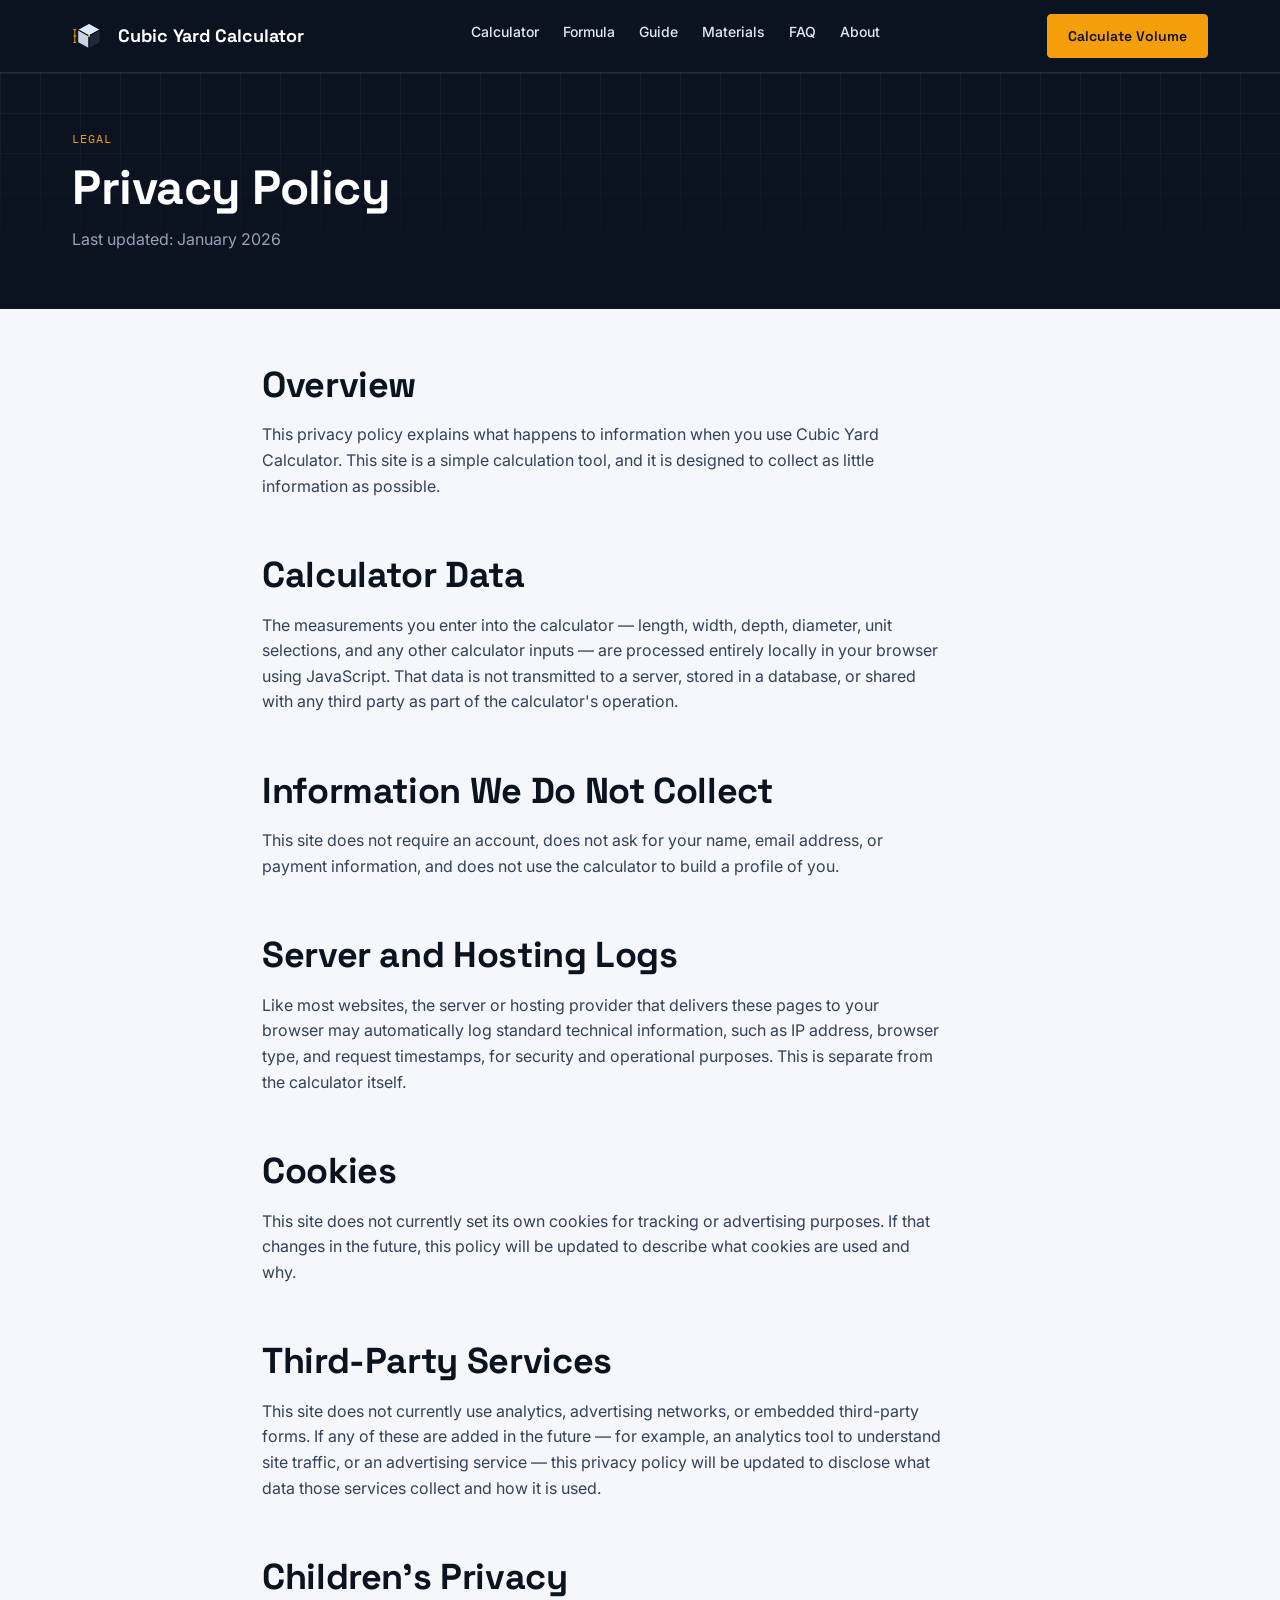
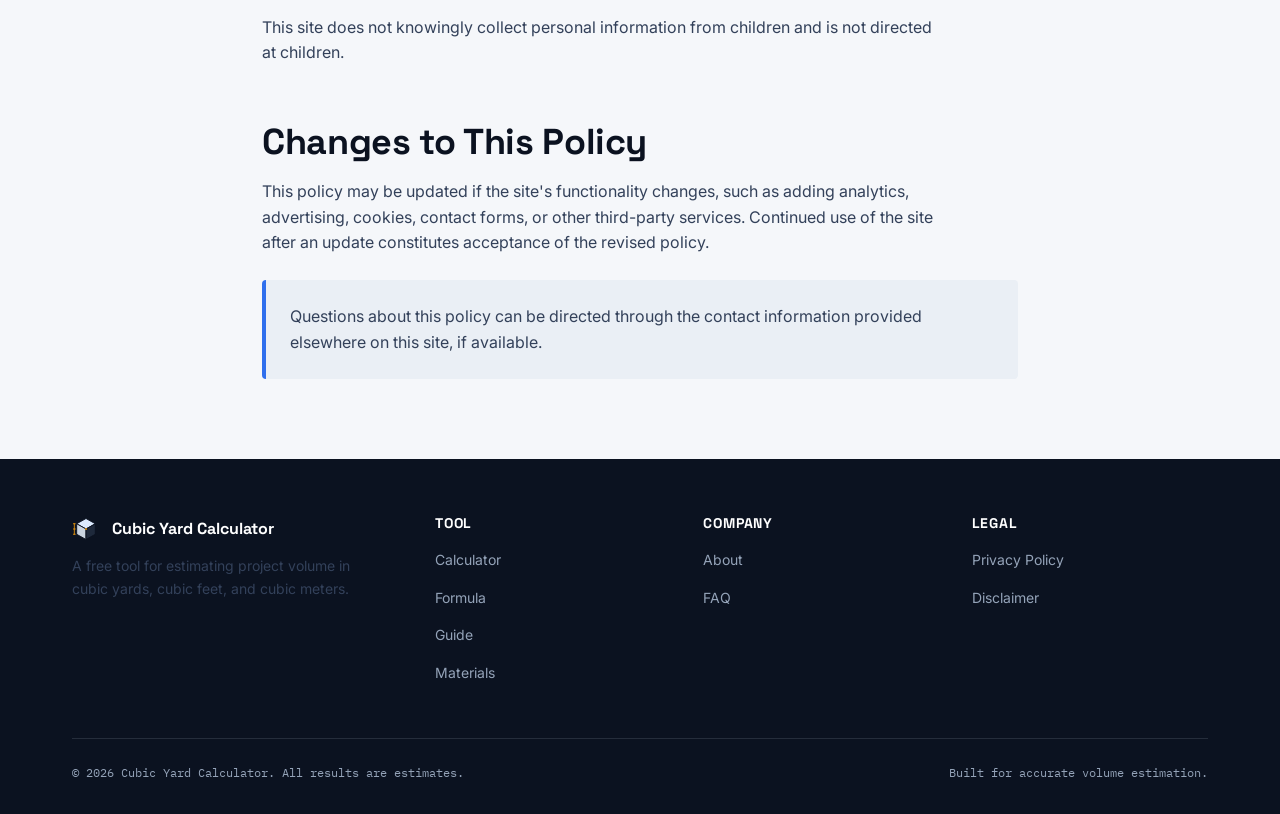
<file: privacy.html>
<!DOCTYPE html>
<html lang="en">
<head>
<meta charset="UTF-8">
<meta name="viewport" content="width=device-width, initial-scale=1.0">
<title>Privacy Policy | Free Cubic Yard Calculator</title>
<meta name="description" content="Cubic Yard Calculator privacy policy: calculator data is processed locally in your browser — what the site collects, and what it does not collect.">
<meta name="robots" content="index, follow">
<link rel="canonical" href="https://cubic-yard-calculator-sooty.vercel.app/privacy.html">

<meta property="og:type" content="website">
<meta property="og:title" content="Privacy Policy | Free Cubic Yard Calculator">
<meta property="og:description" content="Cubic Yard Calculator privacy policy: calculator data is processed locally in your browser — what the site collects, and what it does not collect.">
<meta property="og:url" content="https://cubic-yard-calculator-sooty.vercel.app/privacy.html">
<meta property="og:site_name" content="Cubic Yard Calculator">
<meta name="twitter:card" content="summary">
<meta name="twitter:title" content="Privacy Policy | Free Cubic Yard Calculator">
<meta name="twitter:description" content="Cubic Yard Calculator privacy policy: calculator data is processed locally in your browser — what the site collects, and what it does not collect.">

<link rel="icon" type="image/svg+xml" href="assets/favicon.svg">
<link rel="icon" type="image/png" href="assets/favicon.png">
<link rel="preconnect" href="https://fonts.googleapis.com">
<link rel="preconnect" href="https://fonts.gstatic.com" crossorigin>
<link href="https://fonts.googleapis.com/css2?family=Space+Grotesk:wght@500;600;700&family=Inter:wght@400;500;600&family=IBM+Plex+Mono:wght@500&display=swap" rel="stylesheet">
<link rel="stylesheet" href="style.css">
</head>
<body>
<a class="skip-link" href="#main">Skip to content</a>

<header class="site-header">
  <div class="container">
    <a class="brand" href="index.html">
      <img class="brand-mark" src="assets/logo.svg" alt="" width="34" height="34">
      Cubic Yard Calculator
    </a>
    <nav class="primary-nav" id="primary-nav" aria-label="Primary">
      <ul>
        <li><a href="index.html#calculator">Calculator</a></li>
        <li><a href="cubic-yard-formula.html">Formula</a></li>
        <li><a href="cubic-yard-guide.html">Guide</a></li>
        <li><a href="materials.html">Materials</a></li>
        <li><a href="faq.html">FAQ</a></li>
        <li><a href="about.html">About</a></li>
      </ul>
    </nav>
    <div class="header-actions">
      <a class="btn btn-primary" href="index.html#calculator">Calculate Volume</a>
      <button class="nav-toggle" aria-expanded="false" aria-controls="primary-nav" aria-label="Toggle navigation menu">
        <span class="nav-toggle-bars"></span>
      </button>
    </div>
  </div>
</header>

<main id="main">

  <section class="page-hero grid-field grid-field--dark">
    <div class="container">
      <span class="kicker">Legal</span>
      <h1>Privacy Policy</h1>
      <p>Last updated: January 2026</p>
    </div>
  </section>

  <section class="prose-section">
    <div class="container">

      <h2>Overview</h2>
      <p>This privacy policy explains what happens to information when you use Cubic Yard Calculator. This site is a simple calculation tool, and it is designed to collect as little information as possible.</p>

      <h2>Calculator Data</h2>
      <p>The measurements you enter into the calculator — length, width, depth, diameter, unit selections, and any other calculator inputs — are processed entirely locally in your browser using JavaScript. That data is not transmitted to a server, stored in a database, or shared with any third party as part of the calculator's operation.</p>

      <h2>Information We Do Not Collect</h2>
      <p>This site does not require an account, does not ask for your name, email address, or payment information, and does not use the calculator to build a profile of you.</p>

      <h2>Server and Hosting Logs</h2>
      <p>Like most websites, the server or hosting provider that delivers these pages to your browser may automatically log standard technical information, such as IP address, browser type, and request timestamps, for security and operational purposes. This is separate from the calculator itself.</p>

      <h2>Cookies</h2>
      <p>This site does not currently set its own cookies for tracking or advertising purposes. If that changes in the future, this policy will be updated to describe what cookies are used and why.</p>

      <h2>Third-Party Services</h2>
      <p>This site does not currently use analytics, advertising networks, or embedded third-party forms. If any of these are added in the future — for example, an analytics tool to understand site traffic, or an advertising service — this privacy policy will be updated to disclose what data those services collect and how it is used.</p>

      <h2>Children's Privacy</h2>
      <p>This site does not knowingly collect personal information from children and is not directed at children.</p>

      <h2>Changes to This Policy</h2>
      <p>This policy may be updated if the site's functionality changes, such as adding analytics, advertising, cookies, contact forms, or other third-party services. Continued use of the site after an update constitutes acceptance of the revised policy.</p>

      <div class="callout">
        <p style="margin-bottom:0;">Questions about this policy can be directed through the contact information provided elsewhere on this site, if available.</p>
      </div>

    </div>
  </section>

</main>

<footer class="site-footer">
  <div class="container">
    <div class="footer-grid">
      <div>
        <div class="footer-brand">
          <img src="assets/logo.svg" alt="" width="28" height="28">
          Cubic Yard Calculator
        </div>
        <p style="max-width: 32ch; font-size: var(--text-sm);">A free tool for estimating project volume in cubic yards, cubic feet, and cubic meters.</p>
      </div>
      <div class="footer-col">
        <h3>Tool</h3>
        <ul>
          <li><a href="index.html#calculator">Calculator</a></li>
          <li><a href="cubic-yard-formula.html">Formula</a></li>
          <li><a href="cubic-yard-guide.html">Guide</a></li>
          <li><a href="materials.html">Materials</a></li>
        </ul>
      </div>
      <div class="footer-col">
        <h3>Company</h3>
        <ul>
          <li><a href="about.html">About</a></li>
          <li><a href="faq.html">FAQ</a></li>
        </ul>
      </div>
      <div class="footer-col">
        <h3>Legal</h3>
        <ul>
          <li><a href="privacy.html">Privacy Policy</a></li>
          <li><a href="disclaimer.html">Disclaimer</a></li>
        </ul>
      </div>
    </div>
    <div class="footer-bottom">
      <span>&copy; 2026 Cubic Yard Calculator. All results are estimates.</span>
      <span>Built for accurate volume estimation.</span>
    </div>
  </div>
</footer>

<script src="script.js"></script>
</body>
</html>
</file>
<file: style.css>
/* ==========================================================================
   CUBIC YARD CALCULATOR — DESIGN SYSTEM
   Concept: Modern Construction Estimator + Blueprint Interface
   ========================================================================== */

:root {
  /* Color: technical palette, neutral base + blue accent + amber action */
  --navy-950: #0b1220;
  --navy-900: #101827;
  --navy-800: #152037;
  --slate-700: #33415a;
  --slate-600: #475569;
  --slate-500: #64748b;
  --slate-400: #94a3b8;
  --slate-200: #dbe2ea;
  --slate-100: #eaeff5;
  --paper: #f5f7fa;
  --white: #ffffff;
  --blue-600: #2f6fed;
  --blue-700: #1f56c4;
  --blue-100: #dceafe;
  --blue-050: #eef4ff;
  --amber-500: #f59e0b;
  --amber-600: #d9840a;
  --line: #d8dee9;
  --line-strong: #b9c3d2;
  --success: #1a8f5e;
  --error: #c02b2b;

  /* Typography */
  --font-display: "Space Grotesk", "Segoe UI", Arial, sans-serif;
  --font-body: "Inter", "Segoe UI", Arial, sans-serif;
  --font-mono: "IBM Plex Mono", "Courier New", monospace;

  /* Type scale */
  --text-xs: 0.75rem;
  --text-sm: 0.875rem;
  --text-base: 1rem;
  --text-md: 1.125rem;
  --text-lg: 1.375rem;
  --text-xl: 1.75rem;
  --text-2xl: 2.25rem;
  --text-3xl: 3rem;

  /* Spacing */
  --space-1: 0.25rem;
  --space-2: 0.5rem;
  --space-3: 0.75rem;
  --space-4: 1rem;
  --space-5: 1.5rem;
  --space-6: 2rem;
  --space-7: 2.5rem;
  --space-8: 3.5rem;
  --space-9: 5rem;

  /* Borders / radii */
  --radius-sm: 4px;
  --radius-md: 8px;
  --radius-lg: 14px;
  --border: 1px solid var(--line);
  --border-strong: 1px solid var(--line-strong);

  /* Shadows */
  --shadow-sm: 0 1px 2px rgba(11, 18, 32, 0.06);
  --shadow-md: 0 8px 24px rgba(11, 18, 32, 0.10);
  --shadow-lg: 0 20px 48px rgba(11, 18, 32, 0.16);

  /* Layout */
  --max-width: 1200px;
  --header-height: 72px;
}

/* ==========================================================================
   RESET
   ========================================================================== */

*,
*::before,
*::after {
  box-sizing: border-box;
}

html {
  scroll-behavior: smooth;
}

@media (prefers-reduced-motion: reduce) {
  html {
    scroll-behavior: auto;
  }
  *,
  *::before,
  *::after {
    animation-duration: 0.001ms !important;
    animation-iteration-count: 1 !important;
    transition-duration: 0.001ms !important;
  }
}

body {
  margin: 0;
  font-family: var(--font-body);
  font-size: var(--text-base);
  line-height: 1.6;
  color: var(--navy-900);
  background: var(--paper);
  -webkit-font-smoothing: antialiased;
}

img,
svg {
  max-width: 100%;
  display: block;
}

a {
  color: var(--blue-700);
  text-decoration: none;
}

a:hover {
  text-decoration: underline;
}

h1,
h2,
h3,
h4 {
  font-family: var(--font-display);
  color: var(--navy-950);
  line-height: 1.15;
  margin: 0 0 var(--space-4);
  letter-spacing: -0.01em;
}

h1 {
  font-size: var(--text-3xl);
}

h2 {
  font-size: var(--text-2xl);
}

h3 {
  font-size: var(--text-lg);
}

p {
  margin: 0 0 var(--space-4);
  color: var(--slate-700);
  max-width: 68ch;
}

ul,
ol {
  color: var(--slate-700);
  padding-left: 1.25rem;
}

li {
  margin-bottom: var(--space-2);
}

button {
  font-family: inherit;
}

:focus-visible {
  outline: 2px solid var(--amber-500);
  outline-offset: 2px;
}

.container {
  max-width: var(--max-width);
  margin: 0 auto;
  padding: 0 var(--space-6);
}

.visually-hidden {
  position: absolute;
  width: 1px;
  height: 1px;
  padding: 0;
  margin: -1px;
  overflow: hidden;
  clip: rect(0, 0, 0, 0);
  white-space: nowrap;
  border: 0;
}

.skip-link {
  position: absolute;
  left: -9999px;
  top: 0;
  background: var(--navy-950);
  color: var(--white);
  padding: var(--space-3) var(--space-4);
  z-index: 200;
  border-radius: 0 0 var(--radius-sm) 0;
}

.skip-link:focus {
  left: 0;
}

/* ==========================================================================
   BLUEPRINT GRID BACKGROUNDS (pure CSS)
   ========================================================================== */

.grid-field {
  position: relative;
  background-image:
    linear-gradient(var(--line) 1px, transparent 1px),
    linear-gradient(90deg, var(--line) 1px, transparent 1px);
  background-size: 32px 32px;
}

.grid-field--dark {
  background-image:
    linear-gradient(rgba(220, 234, 254, 0.08) 1px, transparent 1px),
    linear-gradient(90deg, rgba(220, 234, 254, 0.08) 1px, transparent 1px);
}

/* ==========================================================================
   BUTTONS
   ========================================================================== */

.btn {
  display: inline-flex;
  align-items: center;
  justify-content: center;
  gap: var(--space-2);
  font-family: var(--font-display);
  font-weight: 600;
  font-size: var(--text-sm);
  padding: 0.75rem 1.25rem;
  border-radius: var(--radius-sm);
  border: 1px solid transparent;
  cursor: pointer;
  transition: transform 0.12s ease, background-color 0.12s ease, border-color 0.12s ease;
  line-height: 1;
  min-height: 44px;
}

.btn:active {
  transform: translateY(1px);
}

.btn-primary {
  background: var(--amber-500);
  color: var(--navy-950);
  border-color: var(--amber-500);
}

.btn-primary:hover {
  background: var(--amber-600);
  border-color: var(--amber-600);
  text-decoration: none;
}

.btn-secondary {
  background: transparent;
  color: var(--navy-900);
  border-color: var(--line-strong);
}

.btn-secondary:hover {
  background: var(--slate-100);
  text-decoration: none;
}

.btn-ghost {
  background: transparent;
  color: var(--blue-100);
  border-color: rgba(220, 234, 254, 0.35);
}

.btn-ghost:hover {
  background: rgba(220, 234, 254, 0.08);
  text-decoration: none;
}

.btn-block {
  width: 100%;
}

/* ==========================================================================
   HEADER
   ========================================================================== */

.site-header {
  position: sticky;
  top: 0;
  z-index: 100;
  background: var(--navy-950);
  border-bottom: 1px solid rgba(220, 234, 254, 0.12);
}

.site-header .container {
  display: flex;
  align-items: center;
  justify-content: space-between;
  height: var(--header-height);
  gap: var(--space-5);
}

.brand {
  display: flex;
  align-items: center;
  gap: var(--space-3);
  color: var(--white);
  font-family: var(--font-display);
  font-weight: 700;
  font-size: var(--text-md);
  white-space: nowrap;
}

.brand:hover {
  text-decoration: none;
}

.brand-mark {
  width: 34px;
  height: 34px;
  flex-shrink: 0;
}

.primary-nav {
  display: flex;
  align-items: center;
  gap: var(--space-6);
}

.primary-nav ul {
  display: flex;
  gap: var(--space-5);
  list-style: none;
  padding: 0;
  margin: 0;
}

.primary-nav a {
  color: var(--blue-100);
  font-size: var(--text-sm);
  font-weight: 500;
  padding: var(--space-2) 0;
  border-bottom: 2px solid transparent;
}

.primary-nav a:hover,
.primary-nav a[aria-current="page"] {
  color: var(--white);
  border-bottom-color: var(--amber-500);
  text-decoration: none;
}

.header-actions {
  display: flex;
  align-items: center;
  gap: var(--space-4);
}

.nav-toggle {
  display: none;
  background: transparent;
  border: 1px solid rgba(220, 234, 254, 0.3);
  border-radius: var(--radius-sm);
  width: 44px;
  height: 44px;
  align-items: center;
  justify-content: center;
  cursor: pointer;
}

.nav-toggle-bars,
.nav-toggle-bars::before,
.nav-toggle-bars::after {
  content: "";
  display: block;
  width: 20px;
  height: 2px;
  background: var(--white);
  position: relative;
  transition: transform 0.2s ease, opacity 0.2s ease;
}

.nav-toggle-bars::before {
  position: absolute;
  top: -6px;
}

.nav-toggle-bars::after {
  position: absolute;
  top: 6px;
}

.nav-toggle[aria-expanded="true"] .nav-toggle-bars {
  background: transparent;
}

.nav-toggle[aria-expanded="true"] .nav-toggle-bars::before {
  transform: translateY(6px) rotate(45deg);
}

.nav-toggle[aria-expanded="true"] .nav-toggle-bars::after {
  transform: translateY(-6px) rotate(-45deg);
}

/* ==========================================================================
   HERO
   ========================================================================== */

.hero {
  background: var(--navy-950);
  color: var(--white);
  position: relative;
  overflow: hidden;
  padding: var(--space-9) 0 var(--space-8);
}

.hero::before {
  content: "";
  position: absolute;
  inset: 0;
  background-image:
    linear-gradient(rgba(220, 234, 254, 0.06) 1px, transparent 1px),
    linear-gradient(90deg, rgba(220, 234, 254, 0.06) 1px, transparent 1px);
  background-size: 40px 40px;
  mask-image: linear-gradient(to bottom, black, transparent 85%);
  pointer-events: none;
}

.hero .container {
  position: relative;
  display: grid;
  grid-template-columns: 1.05fr 1fr;
  gap: var(--space-8);
  align-items: center;
}

.hero-label {
  display: inline-flex;
  align-items: center;
  gap: var(--space-2);
  font-family: var(--font-mono);
  font-size: var(--text-xs);
  letter-spacing: 0.08em;
  color: var(--amber-500);
  border: 1px solid rgba(245, 158, 11, 0.4);
  padding: var(--space-1) var(--space-3);
  border-radius: 999px;
  margin-bottom: var(--space-5);
}

.hero-label::before {
  content: "";
  width: 6px;
  height: 6px;
  border-radius: 50%;
  background: var(--amber-500);
}

.hero h1 {
  color: var(--white);
  font-size: clamp(2.25rem, 4vw, 3.25rem);
  margin-bottom: var(--space-5);
}

.hero h1 mark {
  background: none;
  color: var(--blue-100);
  text-decoration: underline;
  text-decoration-color: var(--amber-500);
  text-decoration-thickness: 3px;
  text-underline-offset: 6px;
}

.hero-sub {
  color: var(--slate-400);
  font-size: var(--text-md);
  max-width: 46ch;
  margin-bottom: var(--space-6);
}

.hero-badges {
  display: flex;
  gap: var(--space-3);
  flex-wrap: wrap;
  margin-bottom: var(--space-7);
}

.unit-badge {
  font-family: var(--font-mono);
  font-size: var(--text-sm);
  border: 1px solid rgba(220, 234, 254, 0.3);
  color: var(--blue-100);
  padding: var(--space-2) var(--space-4);
  border-radius: var(--radius-sm);
  background: rgba(220, 234, 254, 0.04);
}

.hero-actions {
  display: flex;
  gap: var(--space-4);
  flex-wrap: wrap;
}

/* ==========================================================================
   CALCULATOR CARD
   ========================================================================== */

.calc-panel {
  position: relative;
}

.calc-card {
  background: var(--white);
  border-radius: var(--radius-lg);
  box-shadow: var(--shadow-lg);
  border: 1px solid var(--line);
  overflow: hidden;
  color: var(--navy-900);
}

.calc-card-header {
  padding: var(--space-6) var(--space-6) var(--space-5);
  border-bottom: var(--border);
}

.calc-card-header .kicker {
  font-family: var(--font-mono);
  font-size: var(--text-xs);
  letter-spacing: 0.08em;
  color: var(--blue-700);
  text-transform: uppercase;
  display: block;
  margin-bottom: var(--space-2);
}

.calc-card-header h2 {
  font-size: var(--text-xl);
  margin-bottom: var(--space-2);
}

.calc-card-header p {
  margin-bottom: 0;
  font-size: var(--text-sm);
}

.calc-card-body {
  padding: var(--space-6);
}

/* Shape tabs (segmented control) */
.shape-tabs {
  display: flex;
  border: 1px solid var(--line-strong);
  border-radius: var(--radius-md);
  padding: 4px;
  gap: 4px;
  background: var(--slate-100);
  margin-bottom: var(--space-6);
}

.shape-tab {
  flex: 1;
  background: transparent;
  border: none;
  border-radius: var(--radius-sm);
  padding: var(--space-3) var(--space-2);
  font-family: var(--font-display);
  font-weight: 600;
  font-size: var(--text-sm);
  color: var(--slate-600);
  cursor: pointer;
  min-height: 44px;
}

.shape-tab[aria-selected="true"] {
  background: var(--navy-950);
  color: var(--white);
}

.calc-fieldset {
  border: none;
  margin: 0;
  padding: 0;
}

.calc-fieldset legend {
  padding: 0;
}

.field-grid {
  display: grid;
  grid-template-columns: repeat(2, 1fr);
  gap: var(--space-4);
  margin-bottom: var(--space-4);
}

.field {
  display: flex;
  flex-direction: column;
  gap: var(--space-2);
}

.field label {
  font-size: var(--text-sm);
  font-weight: 600;
  color: var(--navy-800);
}

.field .hint {
  font-size: var(--text-xs);
  color: var(--slate-500);
}

.field input[type="number"],
.field select {
  border: 1px solid var(--line-strong);
  border-radius: var(--radius-sm);
  padding: 0.7rem 0.85rem;
  font-size: var(--text-md);
  font-family: var(--font-mono);
  background: var(--white);
  color: var(--navy-950);
  min-height: 44px;
}

.field input[type="number"]:focus,
.field select:focus {
  border-color: var(--blue-600);
}

.field input[aria-invalid="true"] {
  border-color: var(--error);
}

.field-error {
  font-size: var(--text-xs);
  color: var(--error);
  display: none;
}

.field-error.is-visible {
  display: block;
}

.unit-row {
  margin-bottom: var(--space-5);
}

.calc-actions {
  display: flex;
  gap: var(--space-3);
  margin-top: var(--space-2);
}

.calc-actions .btn {
  flex: 1;
}

.form-alert {
  display: none;
  border: 1px solid var(--error);
  background: #fdecec;
  color: var(--error);
  border-radius: var(--radius-sm);
  padding: var(--space-3) var(--space-4);
  font-size: var(--text-sm);
  margin-bottom: var(--space-4);
}

.form-alert.is-visible {
  display: block;
}

/* Results dashboard */
.results-dashboard {
  border-top: var(--border);
  background: var(--slate-100);
  padding: var(--space-6);
}

.results-heading {
  display: flex;
  justify-content: space-between;
  align-items: baseline;
  margin-bottom: var(--space-4);
}

.results-heading span {
  font-family: var(--font-mono);
  font-size: var(--text-xs);
  letter-spacing: 0.06em;
  color: var(--slate-500);
  text-transform: uppercase;
}

.result-grid {
  display: grid;
  grid-template-columns: repeat(2, 1fr);
  gap: var(--space-3);
}

.result-block {
  background: var(--white);
  border: 1px solid var(--line);
  border-radius: var(--radius-md);
  padding: var(--space-4);
}

.result-block .result-label {
  font-family: var(--font-mono);
  font-size: var(--text-xs);
  letter-spacing: 0.05em;
  color: var(--slate-500);
  text-transform: uppercase;
  display: block;
  margin-bottom: var(--space-2);
}

.result-block .result-value {
  font-family: var(--font-display);
  font-size: var(--text-lg);
  font-weight: 700;
  color: var(--navy-950);
}

.result-block--primary {
  grid-column: 1 / -1;
  background: var(--navy-950);
  border-color: var(--navy-950);
  display: flex;
  align-items: center;
  justify-content: space-between;
  flex-wrap: wrap;
  gap: var(--space-3);
}

.result-block--primary .result-label {
  color: var(--blue-100);
}

.result-block--primary .result-value {
  color: var(--white);
  font-size: var(--text-2xl);
}

.result-block--primary .result-note {
  font-family: var(--font-mono);
  font-size: var(--text-xs);
  color: var(--amber-500);
}

/* ==========================================================================
   MEASUREMENT VISUAL (SVG diagram)
   ========================================================================== */

.measure-visual {
  margin-top: var(--space-6);
  border: 1px dashed var(--line-strong);
  border-radius: var(--radius-md);
  padding: var(--space-4);
  background: var(--white);
}

.measure-visual svg {
  width: 100%;
  height: auto;
}

.measure-visual .dim-line {
  stroke: var(--slate-500);
  stroke-width: 1;
}

.measure-visual .dim-text {
  font-family: var(--font-mono);
  font-size: 11px;
  fill: var(--navy-800);
}

.measure-visual .volume-face-top {
  fill: var(--blue-100);
  stroke: var(--navy-800);
  stroke-width: 1.2;
}

.measure-visual .volume-face-left {
  fill: var(--slate-200);
  stroke: var(--navy-800);
  stroke-width: 1.2;
}

.measure-visual .volume-face-right {
  fill: #cbd8ea;
  stroke: var(--navy-800);
  stroke-width: 1.2;
}

/* ==========================================================================
   NATIVE BANNER AD
   ========================================================================== */

.ad-banner-native {
  width: 100%;
  background: var(--paper);
  border-bottom: 1px solid var(--line);
  padding: var(--space-5) 0;
  display: flex;
  justify-content: center;
  align-items: center;
}

.ad-banner-wrapper {
  width: 100%;
  max-width: var(--max-width);
  margin: 0 auto;
  display: flex;
  justify-content: center;
  align-items: center;
  text-align: center;
  overflow-x: auto;
  overflow-y: hidden;
  -webkit-overflow-scrolling: touch;
}

.ad-banner-wrapper > div[id^="container-"] {
  width: 100%;
  min-height: 50px;
}

.ad-banner-wrapper iframe {
  max-width: 100%;
}

@media (max-width: 768px) {
  .ad-banner-native {
    padding: var(--space-4) 0;
  }
}

/* ---------- Sticky Footer Banner Ad (320x50) ---------- */

body.has-sticky-ad {
  padding-bottom: 72px;
}

.sticky-footer-ad {
  position: fixed;
  bottom: 0;
  left: 0;
  width: 100%;
  z-index: 9999;
  background: rgba(255, 255, 255, 0.96);
  backdrop-filter: blur(8px);
  -webkit-backdrop-filter: blur(8px);
  border-top: 1px solid var(--line);
  box-shadow: 0 -4px 18px rgba(11, 18, 32, 0.08);
  display: flex;
  justify-content: center;
  align-items: center;
  padding: 6px 12px;
}

.sticky-ad-wrapper {
  position: relative;
  display: flex;
  justify-content: center;
  align-items: center;
  max-width: 100%;
}

.sticky-ad-content {
  width: 320px;
  height: 50px;
  display: flex;
  justify-content: center;
  align-items: center;
  overflow: hidden;
}

.sticky-ad-close {
  position: absolute;
  right: -36px;
  top: 50%;
  transform: translateY(-50%);
  width: 26px;
  height: 26px;
  border-radius: 50%;
  border: 1px solid var(--line);
  background: var(--white);
  color: var(--slate-600);
  font-size: 16px;
  line-height: 1;
  display: flex;
  align-items: center;
  justify-content: center;
  cursor: pointer;
  box-shadow: 0 2px 6px rgba(11, 18, 32, 0.08);
  transition: all 0.2s ease;
  padding: 0;
}

.sticky-ad-close:hover {
  background: var(--slate-100);
  color: var(--navy-950);
  border-color: var(--slate-400);
}

@media (max-width: 480px) {
  .sticky-ad-close {
    right: -6px;
    top: -12px;
    transform: none;
    width: 22px;
    height: 22px;
    font-size: 13px;
  }
}

/* ---------- Leaderboard Banner Ad (728x90) ---------- */

.ad-banner-leaderboard {
  width: 100%;
  padding: var(--space-6) 0;
  display: flex;
  justify-content: center;
  align-items: center;
  background: var(--paper);
}

.ad-leaderboard-wrapper {
  width: 100%;
  max-width: var(--max-width);
  margin: 0 auto;
  display: flex;
  justify-content: center;
  align-items: center;
  text-align: center;
  overflow-x: auto;
  overflow-y: hidden;
  -webkit-overflow-scrolling: touch;
}

.ad-leaderboard-wrapper iframe {
  max-width: 100%;
}

@media (max-width: 768px) {
  .ad-banner-leaderboard {
    padding: var(--space-4) 0;
  }
}

/* ---------- Rectangle Banner Ad (300x250) ---------- */

.ad-section-rectangle {
  width: 100%;
  padding: var(--space-6) 0;
  display: flex;
  justify-content: center;
  align-items: center;
  background: var(--paper);
  border-top: 1px solid var(--line);
}

.ad-rectangle-wrapper {
  width: 300px;
  height: 250px;
  margin: 0 auto;
  display: flex;
  justify-content: center;
  align-items: center;
  text-align: center;
  overflow: hidden;
}

.ad-rectangle-wrapper iframe {
  max-width: 100%;
}

/* ==========================================================================
   GENERIC SECTIONS
   ========================================================================== */

.section {
  padding: var(--space-9) 0;
}

.section--muted {
  background: var(--white);
  border-top: var(--border);
  border-bottom: var(--border);
}

.section-head {
  max-width: 62ch;
  margin-bottom: var(--space-7);
}

.section-head .kicker {
  font-family: var(--font-mono);
  font-size: var(--text-xs);
  letter-spacing: 0.08em;
  text-transform: uppercase;
  color: var(--blue-700);
  display: block;
  margin-bottom: var(--space-3);
}

/* Card grid (common projects, materials) */
.card-grid {
  display: grid;
  grid-template-columns: repeat(3, 1fr);
  gap: var(--space-5);
}

.info-card {
  background: var(--white);
  border: var(--border);
  border-radius: var(--radius-md);
  padding: var(--space-5);
  box-shadow: var(--shadow-sm);
}

.info-card .card-index {
  font-family: var(--font-mono);
  font-size: var(--text-xs);
  color: var(--blue-700);
  display: block;
  margin-bottom: var(--space-2);
}

.info-card h3 {
  margin-bottom: var(--space-2);
}

.info-card p {
  margin-bottom: 0;
  font-size: var(--text-sm);
}

/* Steps (how it works) */
.steps-grid {
  display: grid;
  grid-template-columns: repeat(3, 1fr);
  gap: var(--space-5);
}

.step-card {
  position: relative;
  padding-top: var(--space-6);
  border-top: 2px solid var(--navy-950);
}

.step-number {
  font-family: var(--font-mono);
  font-size: var(--text-sm);
  color: var(--amber-600);
  display: block;
  margin-bottom: var(--space-3);
}

/* Formula preview / calc sheet */
.calc-sheet {
  background: var(--navy-950);
  color: var(--blue-100);
  border-radius: var(--radius-lg);
  padding: var(--space-7);
  font-family: var(--font-mono);
}

.calc-sheet h3 {
  color: var(--white);
  font-family: var(--font-display);
}

.calc-sheet-row {
  display: flex;
  justify-content: space-between;
  gap: var(--space-4);
  padding: var(--space-2) 0;
  border-bottom: 1px solid rgba(220, 234, 254, 0.15);
  font-size: var(--text-sm);
}

.calc-sheet-row:last-child {
  border-bottom: none;
  font-weight: 700;
  color: var(--amber-500);
}

.formula-card {
  background: var(--white);
  border: var(--border);
  border-radius: var(--radius-md);
  padding: var(--space-6);
  margin-bottom: var(--space-5);
}

.formula-expression {
  font-family: var(--font-mono);
  font-size: var(--text-md);
  background: var(--slate-100);
  border: 1px dashed var(--line-strong);
  border-radius: var(--radius-sm);
  padding: var(--space-3) var(--space-4);
  display: inline-block;
  margin: var(--space-3) 0;
  color: var(--navy-950);
}

.example-sheet {
  background: var(--white);
  border: var(--border);
  border-left: 4px solid var(--amber-500);
  border-radius: var(--radius-sm);
  padding: var(--space-5);
  margin-bottom: var(--space-5);
}

.example-sheet ol {
  margin: 0;
  padding-left: 1.1rem;
}

.example-sheet li {
  font-family: var(--font-mono);
  font-size: var(--text-sm);
  margin-bottom: var(--space-2);
}

/* Numbered guide list */
.guide-list {
  list-style: none;
  padding: 0;
  counter-reset: guide-counter;
}

.guide-list li {
  counter-increment: guide-counter;
  position: relative;
  padding: var(--space-5) 0 var(--space-5) 3rem;
  border-bottom: var(--border);
}

.guide-list li:last-child {
  border-bottom: none;
}

.guide-list li::before {
  content: counter(guide-counter, decimal-leading-zero);
  position: absolute;
  left: 0;
  top: var(--space-5);
  font-family: var(--font-mono);
  font-weight: 700;
  color: var(--blue-700);
  font-size: var(--text-sm);
}

.guide-list h3 {
  margin-bottom: var(--space-2);
}

/* FAQ */
.faq-list {
  border-top: var(--border);
}

.faq-item {
  border-bottom: var(--border);
}

.faq-item summary {
  cursor: pointer;
  font-family: var(--font-display);
  font-weight: 600;
  font-size: var(--text-md);
  padding: var(--space-5) 0;
  list-style: none;
  display: flex;
  justify-content: space-between;
  align-items: center;
  gap: var(--space-4);
  color: var(--navy-950);
}

.faq-item summary::-webkit-details-marker {
  display: none;
}

.faq-item summary::after {
  content: "+";
  font-family: var(--font-mono);
  font-size: var(--text-lg);
  color: var(--blue-700);
  flex-shrink: 0;
}

.faq-item[open] summary::after {
  content: "\2212";
}

.faq-item p {
  padding-bottom: var(--space-5);
  font-size: var(--text-sm);
}

.faq-preview-list .faq-item summary {
  font-size: var(--text-base);
}

/* CTA banner */
.cta-banner {
  background: var(--blue-050);
  border: var(--border);
  border-radius: var(--radius-lg);
  padding: var(--space-7);
  display: flex;
  align-items: center;
  justify-content: space-between;
  gap: var(--space-6);
  flex-wrap: wrap;
}

.cta-banner h2 {
  margin-bottom: var(--space-2);
}

.cta-banner p {
  margin-bottom: 0;
}

/* Content pages (about, privacy, disclaimer, materials) */
.page-hero {
  background: var(--navy-950);
  color: var(--white);
  padding: var(--space-8) 0;
  position: relative;
  overflow: hidden;
}

.page-hero::before {
  content: "";
  position: absolute;
  inset: 0;
  background-image:
    linear-gradient(rgba(220, 234, 254, 0.06) 1px, transparent 1px),
    linear-gradient(90deg, rgba(220, 234, 254, 0.06) 1px, transparent 1px);
  background-size: 40px 40px;
  mask-image: linear-gradient(to bottom, black, transparent 90%);
}

.page-hero .container {
  position: relative;
}

.page-hero .kicker {
  font-family: var(--font-mono);
  font-size: var(--text-xs);
  letter-spacing: 0.08em;
  text-transform: uppercase;
  color: var(--amber-500);
  display: block;
  margin-bottom: var(--space-3);
}

.page-hero h1 {
  color: var(--white);
  margin-bottom: var(--space-3);
}

.page-hero p {
  color: var(--slate-400);
  max-width: 60ch;
  margin-bottom: 0;
}

.prose-section {
  padding: var(--space-8) 0;
}

.prose-section .container {
  max-width: 820px;
}

.prose-section h2 {
  margin-top: var(--space-8);
}

.prose-section h2:first-child {
  margin-top: 0;
}

.callout {
  background: var(--slate-100);
  border-left: 4px solid var(--blue-600);
  border-radius: var(--radius-sm);
  padding: var(--space-5);
  margin: var(--space-5) 0;
}

.callout--warning {
  border-left-color: var(--amber-500);
  background: #fff7ea;
}

.breadcrumb {
  font-family: var(--font-mono);
  font-size: var(--text-xs);
  color: var(--slate-400);
  margin-bottom: var(--space-3);
}

.breadcrumb a {
  color: var(--blue-100);
}

/* ==========================================================================
   FOOTER
   ========================================================================== */

.site-footer {
  background: var(--navy-950);
  color: var(--slate-400);
  padding: var(--space-8) 0 var(--space-6);
}

.footer-grid {
  display: grid;
  grid-template-columns: 1.4fr repeat(3, 1fr);
  gap: var(--space-6);
  margin-bottom: var(--space-7);
}

.footer-brand {
  display: flex;
  align-items: center;
  gap: var(--space-3);
  color: var(--white);
  font-family: var(--font-display);
  font-weight: 700;
  margin-bottom: var(--space-3);
}

.footer-brand svg {
  width: 28px;
  height: 28px;
}

.footer-col h3 {
  color: var(--white);
  font-size: var(--text-sm);
  text-transform: uppercase;
  letter-spacing: 0.06em;
  margin-bottom: var(--space-4);
}

.footer-col ul {
  list-style: none;
  padding: 0;
  margin: 0;
}

.footer-col li {
  margin-bottom: var(--space-3);
}

.footer-col a {
  color: var(--slate-400);
  font-size: var(--text-sm);
}

.footer-col a:hover {
  color: var(--white);
}

.footer-bottom {
  border-top: 1px solid rgba(220, 234, 254, 0.12);
  padding-top: var(--space-5);
  display: flex;
  justify-content: space-between;
  flex-wrap: wrap;
  gap: var(--space-3);
  font-size: var(--text-xs);
  font-family: var(--font-mono);
}

/* ==========================================================================
   RESPONSIVE
   ========================================================================== */

@media (max-width: 1024px) {
  .card-grid,
  .steps-grid {
    grid-template-columns: repeat(2, 1fr);
  }

  .footer-grid {
    grid-template-columns: 1fr 1fr;
  }
}

@media (max-width: 900px) {
  .hero .container {
    grid-template-columns: 1fr;
  }

  .primary-nav {
    position: fixed;
    inset: var(--header-height) 0 0 0;
    background: var(--navy-950);
    transform: translateX(100%);
    transition: transform 0.25s ease;
    flex-direction: column;
    align-items: stretch;
    padding: var(--space-6);
    overflow-y: auto;
  }

  .primary-nav.is-open {
    transform: translateX(0);
  }

  .primary-nav ul {
    flex-direction: column;
    gap: var(--space-2);
  }

  .primary-nav a {
    display: block;
    padding: var(--space-4) var(--space-2);
    border-bottom: 1px solid rgba(220, 234, 254, 0.1);
  }

  .header-actions .btn-primary {
    display: none;
  }

  .nav-toggle {
    display: inline-flex;
  }
}

@media (max-width: 768px) {
  :root {
    --space-9: 3rem;
    --space-8: 2.25rem;
  }

  .container {
    padding: 0 var(--space-4);
  }

  h1 {
    font-size: var(--text-2xl);
  }

  .card-grid,
  .steps-grid,
  .result-grid {
    grid-template-columns: 1fr;
  }

  .field-grid {
    grid-template-columns: 1fr;
  }

  .footer-grid {
    grid-template-columns: 1fr;
  }

  .cta-banner {
    flex-direction: column;
    align-items: flex-start;
  }

  .calc-actions {
    flex-direction: column;
  }
}

@media (max-width: 425px) {
  .hero-badges {
    gap: var(--space-2);
  }

  .unit-badge {
    padding: var(--space-2) var(--space-3);
    font-size: var(--text-xs);
  }
}
</file>
